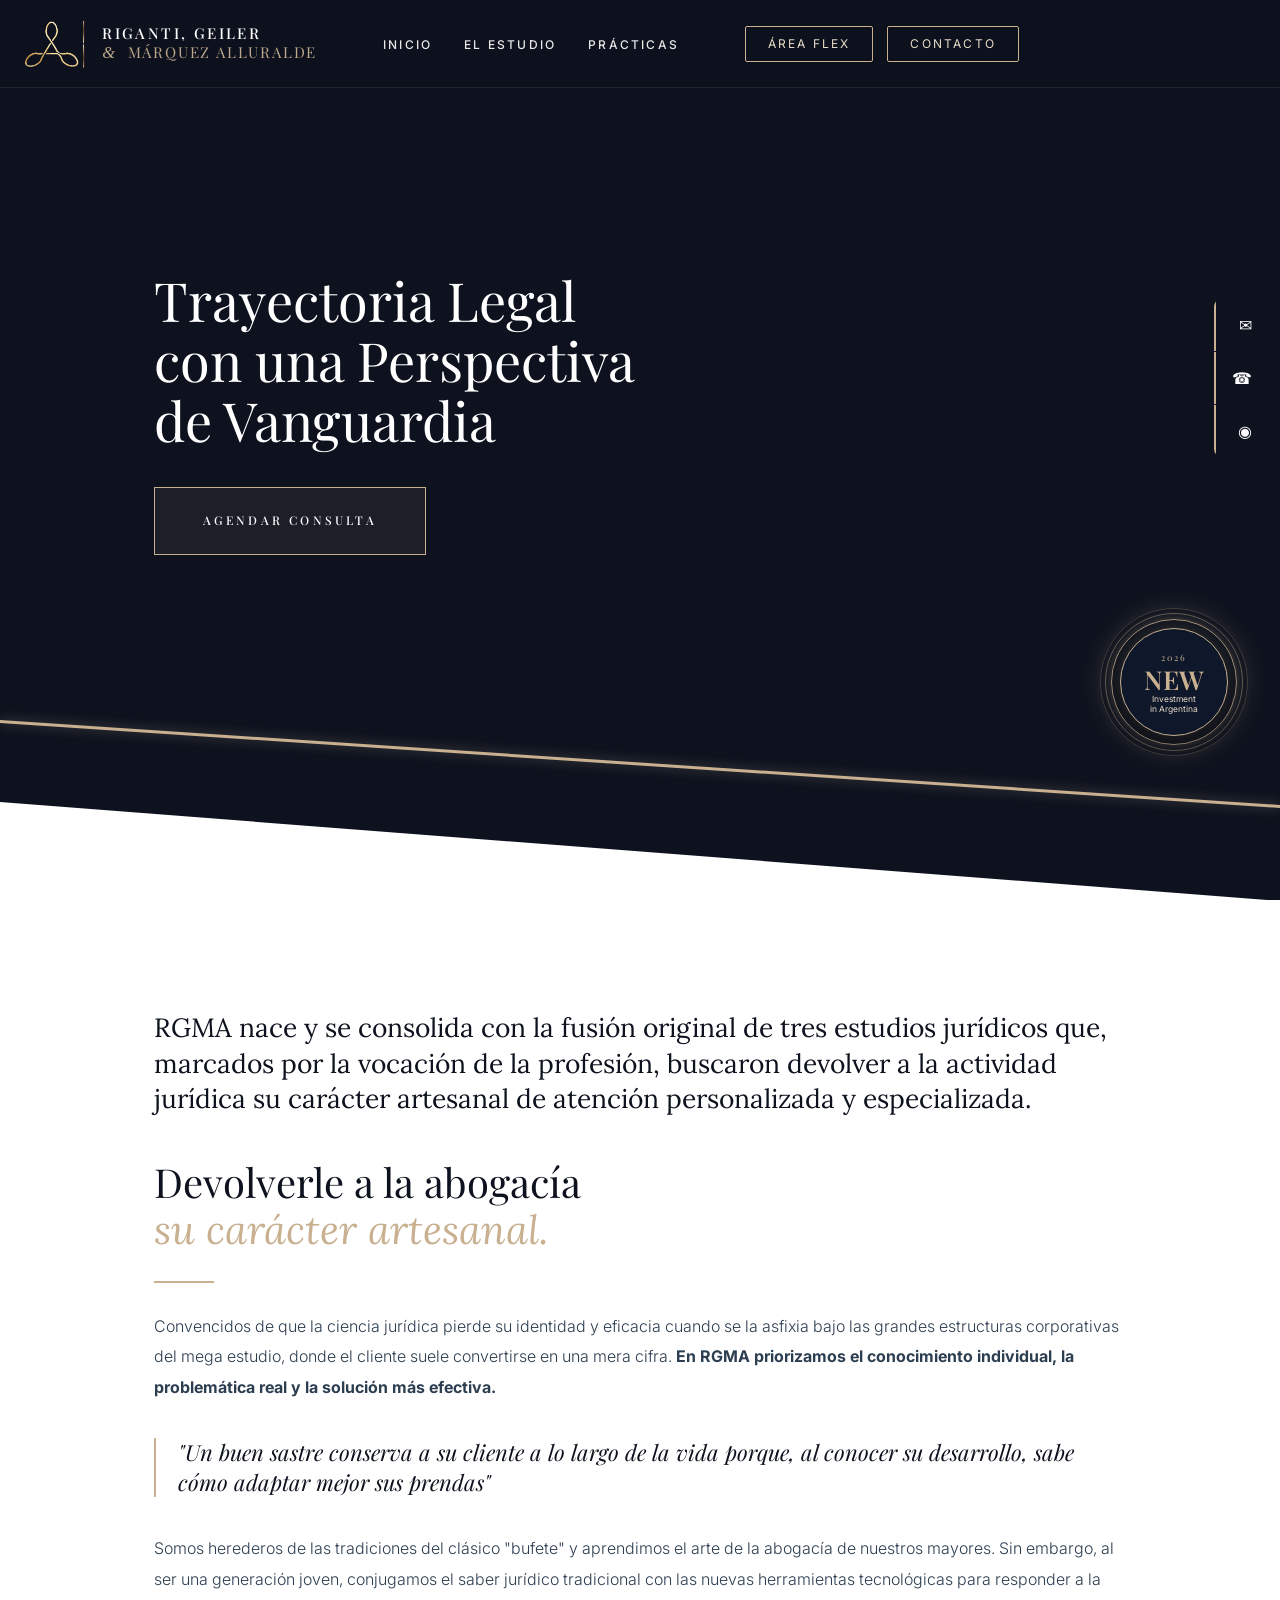
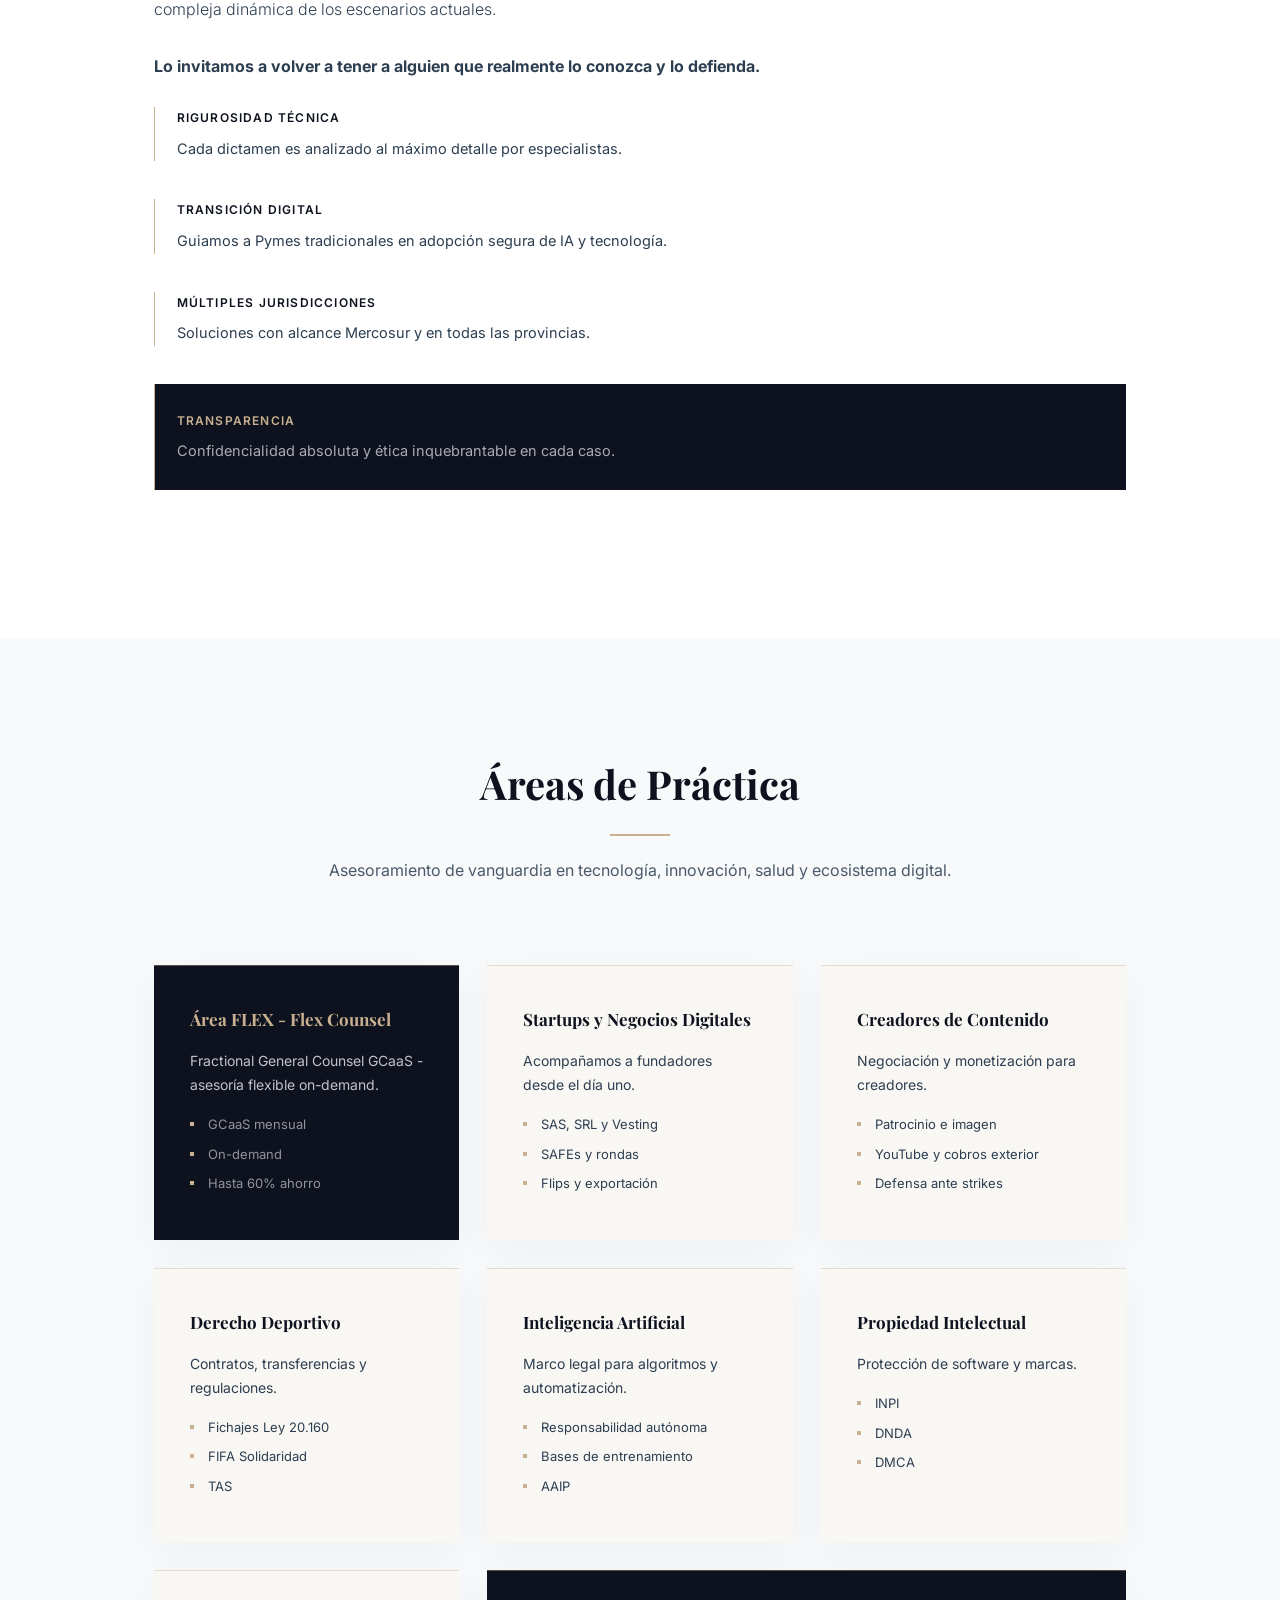
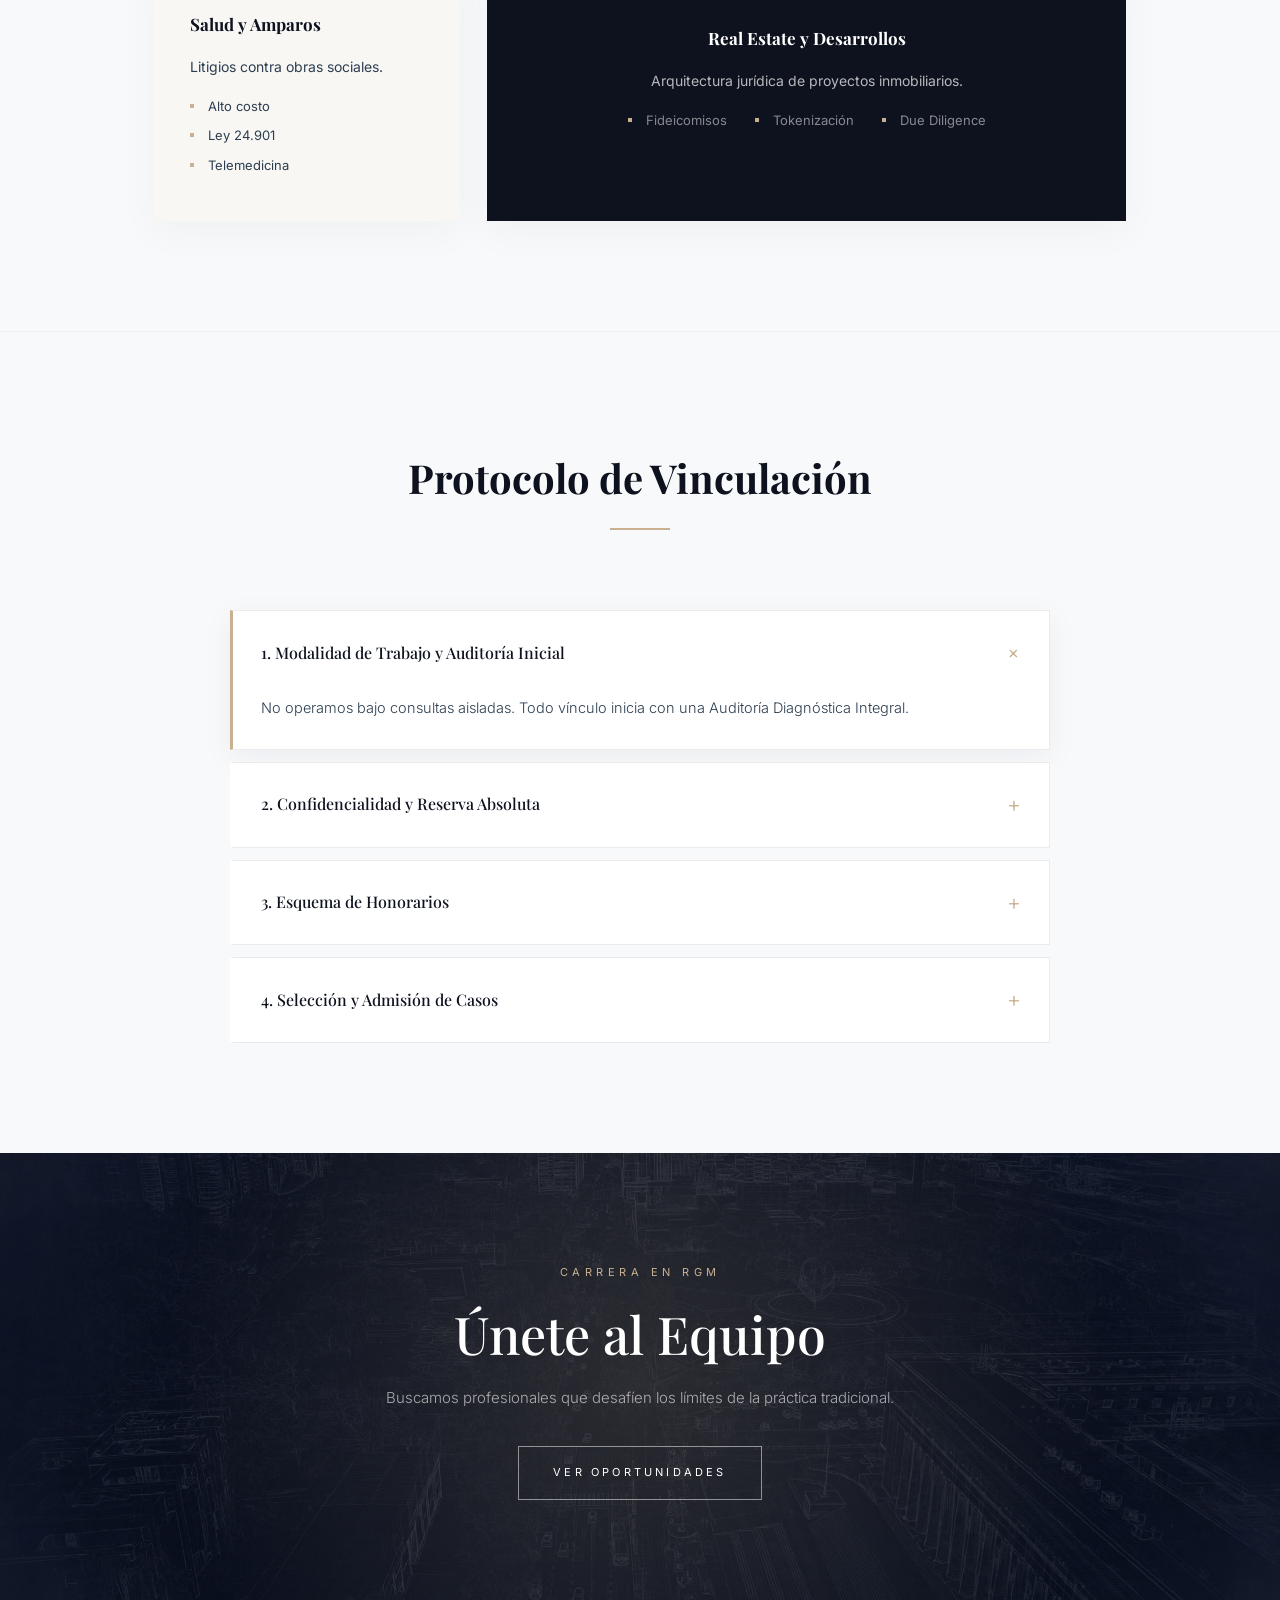
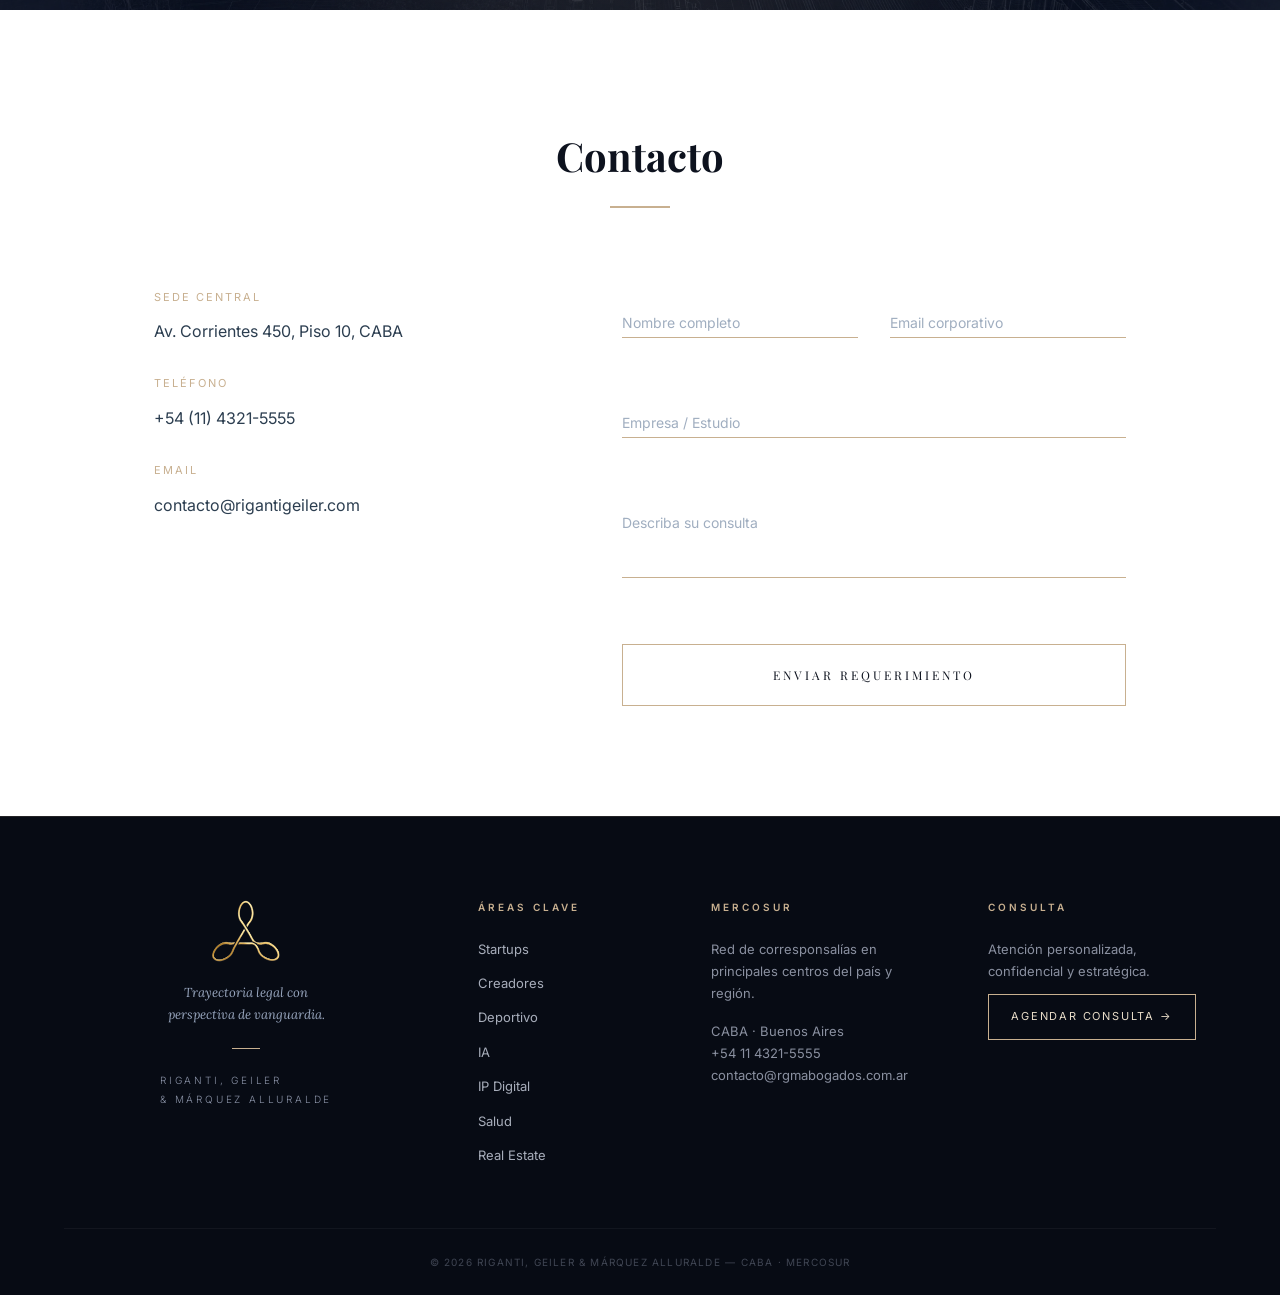
<file: index.html>
<!DOCTYPE html>
<html lang="es">
<head>
    <meta charset="UTF-8">
    <meta name="viewport" content="width=device-width, initial-scale=1.0">
    <title>Riganti, Geiler & Márquez Alluralde - Abogados</title>
    <link rel="preconnect" href="https://fonts.googleapis.com">
    <link rel="preconnect" href="https://fonts.gstatic.com" crossorigin>
    <link href="https://fonts.googleapis.com/css2?family=Playfair+Display:wght@300;400;500;600&family=Inter:wght@300;400;500;600&family=Lora:wght@300;400&display=swap" rel="stylesheet">
    <link rel="stylesheet" href="style.css">
</head>
<body>

<div class="barra-flotante-contacto">
    <a href="#contacto" class="item-flotante"><span>CONTACTO</span><div class="icono-flotante">✉</div></a>
    <a href="tel:+541143215555" class="item-flotante"><span>LLAMAR</span><div class="icono-flotante">☎</div></a>
    <a href="#contacto" class="item-flotante"><span>UBICACIÓN</span><div class="icono-flotante">◉</div></a>
</div>

<header id="mainHeader">
    <a href="#" class="marca-estudio">
        <img src="nombre-logo-estudio.webp" alt="RGM">
        <div class="nombre-estudio">
            <span class="apellido-principal">RIGANTI, GEILER</span>
            <span class="apellido-secundario"><span style="font-family:'Times New Roman',serif;font-style:italic;font-weight:400;font-size:1.1em;margin-right:5px;">&</span> MÁRQUEZ ALLURALDE</span>
        </div>
    </a>
    <nav>
      <ul>
        <li><a href="#inicio">INICIO</a></li>
        <li><a href="#estudio">EL ESTUDIO</a></li>
        <li><a href="#practicas">PRÁCTICAS</a></li>
      </ul>
    </nav>
   <div class="right-group">
    <a href="flex.html" class="btn-area-flex">ÁREA FLEX</a>
    <a href="#contacto" class="btn-nav">CONTACTO</a>
    <a href="invertirenargentina.html" class="investment-pill" id="investmentPill">
      <span class="pill-new">NEW</span>
      <span class="pill-text">Investment in Argentina</span>
    </a>
   </div> 
</header>

<section id="inicio" class="hero-principal">
    <video autoplay muted loop playsinline class="hero-video"><source src="hero-acuarela-12s.mp4" type="video/mp4"></video>
    <div class="hero-overlay"></div>
    <div class="hero-contenedor-texto">
        <h1>Trayectoria Legal con una Perspectiva de Vanguardia</h1>
        <a href="#contacto" class="btn-premium-final">Agendar Consulta</a>
    </div>
    <a href="invertirenargentina.html" class="investment-seal-link" id="investmentSeal">
      <div class="investment-seal">
        <div class="seal-ring"></div>
        <div class="seal-ring-2"></div>
        <div class="seal-ring-3"></div>
        <div class="seal-content">
          <span class="seal-year">2026</span>
          <span class="seal-new">NEW</span>
          <span class="seal-text">Investment<br>in Argentina</span>
        </div>
      </div>
    </a>
</section>

<section id="estudio">
  <div style="margin-bottom:26px">
    <div class="texto-estudio">
      <p>RGMA nace y se consolida con la fusión original de tres estudios jurídicos que, marcados por la vocación de la profesión, buscaron devolver a la actividad jurídica su carácter artesanal de atención personalizada y especializada.</p>
      <h2 style="font-size:40px;line-height:1.15;margin:8px 0 28px;font-weight:400">Devolverle a la abogacía<br><i style="color:var(--dorado);font-family:'Lora',serif;font-weight:300">su carácter artesanal.</i></h2>
      <div class="linea-decorativa" style="margin:0 0 28px 0"></div>
      <p>Convencidos de que la ciencia jurídica pierde su identidad y eficacia cuando se la asfixia bajo las grandes estructuras corporativas del mega estudio, donde el cliente suele convertirse en una mera cifra. <strong>En RGMA priorizamos el conocimiento individual, la problemática real y la solución más efectiva.</strong></p>
      <div style="border-left:2px solid var(--dorado);padding-left:22px;margin:36px 0;font-family:'Playfair Display',serif;font-style:italic;font-size:22px;line-height:1.35;color:var(--navy)">"Un buen sastre conserva a su cliente a lo largo de la vida porque, al conocer su desarrollo, sabe cómo adaptar mejor sus prendas"</div>
      <p>Somos herederos de las tradiciones del clásico "bufete" y aprendimos el arte de la abogacía de nuestros mayores. Sin embargo, al ser una generación joven, conjugamos el saber jurídico tradicional con las nuevas herramientas tecnológicas para responder a la compleja dinámica de los escenarios actuales.</p>
      <p><strong>Lo invitamos a volver a tener a alguien que realmente lo conozca y lo defienda.</strong></p>
    </div>
    <div>
      <div class="tarjeta-valor"><h4>RIGUROSIDAD TÉCNICA</h4><p>Cada dictamen es analizado al máximo detalle por especialistas.</p></div>
      <div class="tarjeta-valor"><h4>TRANSICIÓN DIGITAL</h4><p>Guiamos a Pymes tradicionales en adopción segura de IA y tecnología.</p></div>
      <div class="tarjeta-valor"><h4>MÚLTIPLES JURISDICCIONES</h4><p>Soluciones con alcance Mercosur y en todas las provincias.</p></div>
      <div class="tarjeta-valor" style="background:var(--navy);padding:26px 22px;border-left:1.5px solid var(--dorado)"><h4 style="color:var(--dorado)">TRANSPARENCIA</h4><p style="color:rgba(255,255,255,.65)">Confidencialidad absoluta y ética inquebrantable en cada caso.</p></div>
    </div>
  </div>
</section>

<section id="practicas">
  <div class="encabezado-seccion">
    <h2>Áreas de Práctica</h2>
    <div class="linea-decorativa"></div>
    <p>Asesoramiento de vanguardia en tecnología, innovación, salud y ecosistema digital.</p>
  </div>
  <div class="grid-corporativo">
    <div class="tarjeta-corporativa visible" style="background:var(--navy)">
      <h3><a href="flex.html" style="color:var(--dorado)">Área FLEX - Flex Counsel</a></h3>
      <p style="color:rgba(255,255,255,.75)">Fractional General Counsel GCaaS - asesoría flexible on-demand.</p>
      <ul><li style="color:rgba(255,255,255,.55)">GCaaS mensual</li><li style="color:rgba(255,255,255,.55)">On-demand</li><li style="color:rgba(255,255,255,.55)">Hasta 60% ahorro</li></ul>
    </div>
    <div class="tarjeta-corporativa visible"><h3><a href="#">Startups y Negocios Digitales</a></h3><p>Acompañamos a fundadores desde el día uno.</p><ul><li>SAS, SRL y Vesting</li><li>SAFEs y rondas</li><li>Flips y exportación</li></ul></div>
    <div class="tarjeta-corporativa visible"><h3><a href="#">Creadores de Contenido</a></h3><p>Negociación y monetización para creadores.</p><ul><li>Patrocinio e imagen</li><li>YouTube y cobros exterior</li><li>Defensa ante strikes</li></ul></div>
    <div class="tarjeta-corporativa visible"><h3><a href="#">Derecho Deportivo</a></h3><p>Contratos, transferencias y regulaciones.</p><ul><li>Fichajes Ley 20.160</li><li>FIFA Solidaridad</li><li>TAS</li></ul></div>
    <div class="tarjeta-corporativa visible"><h3><a href="#">Inteligencia Artificial</a></h3><p>Marco legal para algoritmos y automatización.</p><ul><li>Responsabilidad autónoma</li><li>Bases de entrenamiento</li><li>AAIP</li></ul></div>
    <div class="tarjeta-corporativa visible"><h3><a href="#">Propiedad Intelectual</a></h3><p>Protección de software y marcas.</p><ul><li>INPI</li><li>DNDA</li><li>DMCA</li></ul></div>
    <div class="tarjeta-corporativa visible"><h3><a href="#">Salud y Amparos</a></h3><p>Litigios contra obras sociales.</p><ul><li>Alto costo</li><li>Ley 24.901</li><li>Telemedicina</li></ul></div>
    <div class="tarjeta-corporativa visible" style="background:var(--navy);grid-column:span 2;text-align:center;padding:50px 36px">
      <h3><a href="#" style="color:#fff">Real Estate y Desarrollos</a></h3>
      <p style="color:rgba(255,255,255,.7);margin:14px auto 18px">Arquitectura jurídica de proyectos inmobiliarios.</p>
      <ul style="display:flex;gap:28px;justify-content:center"><li style="color:rgba(255,255,255,.5)">Fideicomisos</li><li style="color:rgba(255,255,255,.5)">Tokenización</li><li style="color:rgba(255,255,255,.5)">Due Diligence</li></ul>
    </div>
  </div>
</section>

<section class="seccion-faq">
  <div class="encabezado-seccion"><h2>Protocolo de Vinculación</h2><div class="linea-decorativa"></div></div>
  <div class="contenedor-faq">
    <div class="acordeon-premium">
      <details open><summary>1. Modalidad de Trabajo y Auditoría Inicial</summary><div>No operamos bajo consultas aisladas. Todo vínculo inicia con una Auditoría Diagnóstica Integral.</div></details>
      <details><summary>2. Confidencialidad y Reserva Absoluta</summary><div>Todos los casos se tratan bajo estricta confidencialidad.</div></details>
      <details><summary>3. Esquema de Honorarios</summary><div>Honorarios transparentes según complejidad.</div></details>
      <details><summary>4. Selección y Admisión de Casos</summary><div>Evaluamos cada caso para garantizar representación efectiva.</div></details>
    </div>
  </div>
</section>

<section class="seccion-cierre-premium" style="position:relative;background:#0A1120 url('boceto.webp') center/cover no-repeat; padding:110px 20px; text-align:center; overflow:hidden">
  <div style="position:absolute;inset:0;background:rgba(10,17,32,0.82)"></div>
  <div class="contenido-cierre" style="position:relative;z-index:2;max-width:800px;margin:0 auto">
    <span class="subtitulo-cierre" style="color:#C8B090;font-size:11px;letter-spacing:4.5px;text-transform:uppercase;display:block;margin-bottom:22px">CARRERA EN RGM</span>
    <h2 style="color:#fff;font-family:'Playfair Display',serif;font-size:52px;font-weight:500;line-height:1.1;margin:0 0 24px">Únete al Equipo</h2>
    <p style="color:rgba(255,255,255,.62);font-size:15px;max-width:560px;margin:0 auto 36px;line-height:1.6">Buscamos profesionales que desafíen los límites de la práctica tradicional.</p>
    <a href="#contacto" class="btn-premium-borde" style="display:inline-block;border:1px solid rgba(255,255,255,.5);padding:16px 34px;color:#fff;font-size:11px;letter-spacing:3.2px;text-decoration:none;background:transparent">VER OPORTUNIDADES</a>
  </div>
</section>

<section id="contacto">
  <div class="encabezado-seccion"><h2>Contacto</h2><div class="linea-decorativa"></div></div>
  <div class="contenedor-contacto">
    <div>
      <div class="bloque-dato" style="margin-bottom:28px"><label style="font-size:11px;letter-spacing:2px;color:var(--dorado)">SEDE CENTRAL</label><p>Av. Corrientes 450, Piso 10, CABA</p></div>
      <div class="bloque-dato" style="margin-bottom:28px"><label style="font-size:11px;letter-spacing:2px;color:var(--dorado)">TELÉFONO</label><p>+54 (11) 4321-5555</p></div>
      <div class="bloque-dato"><label style="font-size:11px;letter-spacing:2px;color:var(--dorado)">EMAIL</label><p>contacto@rigantigeiler.com</p></div>
    </div>
    <form class="formulario-contacto">
      <div class="campo-flotante"><input type="text" placeholder=" " required><label>Nombre completo</label></div>
      <div class="campo-flotante"><input type="email" placeholder=" " required><label>Email corporativo</label></div>
      <div class="campo-flotante campo-ancho"><input type="text" placeholder=" "><label>Empresa / Estudio</label></div>
      <div class="campo-flotante campo-ancho"><textarea placeholder=" "></textarea><label>Describa su consulta</label></div>
      <button class="boton-enviar">ENVIAR REQUERIMIENTO</button>
    </form>
  </div>
</section>

<footer class="footer-rgm">
  <div class="footer-inner">
    <div class="f-col brand">
      <img src="isologo-dorado-transparente.png" alt="RGM Abogados" class="footer-isologo">
      <p class="f-claim">Trayectoria legal con<br>perspectiva de vanguardia.</p>
      <div class="f-line"></div>
      <div class="f-copy-brand">
        <span>RIGANTI, GEILER</span><br>
        <span>& MÁRQUEZ ALLURALDE</span>
      </div>
    </div>
    <div class="f-col">
      <span class="f-title">ÁREAS CLAVE</span>
      <a href="#">Startups</a><a href="#">Creadores</a><a href="#">Deportivo</a><a href="#">IA</a><a href="#">IP Digital</a><a href="#">Salud</a><a href="#">Real Estate</a>
    </div>
    <div class="f-col">
      <span class="f-title">MERCOSUR</span>
      <p>Red de corresponsalías en principales centros del país y región.</p>
      <div class="f-contact"><p>CABA · Buenos Aires</p><p>+54 11 4321-5555</p><p>contacto@rgmabogados.com.ar</p></div>
    </div>
    <div class="f-col">
      <span class="f-title">CONSULTA</span>
      <p class="f-consulta-txt">Atención personalizada,<br>confidencial y estratégica.</p>
      <a href="#contacto" class="f-btn">AGENDAR CONSULTA →</a>
    </div>
  </div>
  <div class="f-bottom"><p>© 2026 RIGANTI, GEILER & MÁRQUEZ ALLURALDE — CABA · MERCOSUR</p></div>
</footer>

<style>
.footer-rgm{ background:#070b14; padding:75px 5% 0; border-top:1px solid rgba(200,176,144,0.15); font-family:'Inter',sans-serif; }
.footer-inner{ max-width:1400px; margin:0 auto; display:grid; grid-template-columns:1.6fr 0.8fr 1fr 1fr; gap:50px; align-items:start; }
.f-col.brand{ display:flex; flex-direction:column; align-items:center; text-align:left; }
.footer-isologo{ height:54px; width:auto; display:block; }
.f-claim{ font-family:'Lora',serif; font-style:italic; font-size:14px; color:#9aa8c0; line-height:1.4; margin-top:28px; text-align:center; }
.f-line{ width:32px; height:1px; background:#C8B090; margin:28px 0; }
.f-copy-brand{ font-family:'Inter',sans-serif; font-weight:300; font-size:9.5px; letter-spacing:3.2px; color:#7e8698; line-height:1.9; text-transform:uppercase; text-align:left; }
.f-copy-brand span{ display:inline-block; }
.f-title{ display:block; font-size:10px; letter-spacing:3px; color:#C8B090; margin-bottom:22px; font-weight:600; }
.f-col a{ display:block; color:#a8aebb; text-decoration:none; font-size:13px; margin-bottom:11px; }
.f-col a:hover{ color:#E8DCC8; }
.f-col p{ font-size:13px; line-height:1.7; color:#8a90a0; margin:0; }
.f-contact{ margin-top:16px; }
.f-btn{ border:1px solid #C8B090; padding:12px 22px; display:inline-block !important; font-size:11px !important; letter-spacing:1.8px; color:#E8DCC8 !important; margin-top:12px; text-decoration:none; }
.f-btn:hover{ background:#C8B090; color:#070b14 !important; }
.f-bottom{ max-width:1400px; margin:65px auto 0; padding:24px 0; border-top:1px solid rgba(255,255,255,0.06); text-align:center; font-size:10px; letter-spacing:1.2px; color:#4e5463; }
.f-col.brand{ padding-top:8px; }
.footer-isologo{ height:62px !important; }
.f-claim{ margin-top:20px !important; color:#9aa8c0 !important; }
.f-line{ width:28px !important; margin:22px 0 !important; }
.f-copy-brand{ font-size:10px !important; color:#8a92a6 !important; letter-spacing:2.8px !important; }
.footer-inner{ align-items:start; }
.f-col{ padding-top:6px; }
.f-bottom{ margin-top:50px !important; opacity:0.8; }
</style>

<script>
const obs=new IntersectionObserver(es=>{es.forEach(e=>{if(e.isIntersecting)e.target.classList.add('visible')})},{threshold:.15});
document.querySelectorAll('.tarjeta-corporativa').forEach(c=>obs.observe(c));

const header = document.getElementById('mainHeader');
const hero = document.querySelector('.hero-principal');

window.addEventListener('scroll', () => {
  if (window.scrollY > 80) {
    header.classList.add('shrink');
  } else {
    header.classList.remove('shrink');
  }
  if(window.scrollY > hero.offsetHeight - 150){
    document.body.classList.add('pill-visible');
  } else {
    document.body.classList.remove('pill-visible');
  }
}, {passive:true});
</script>
</body>
</html>
</file>
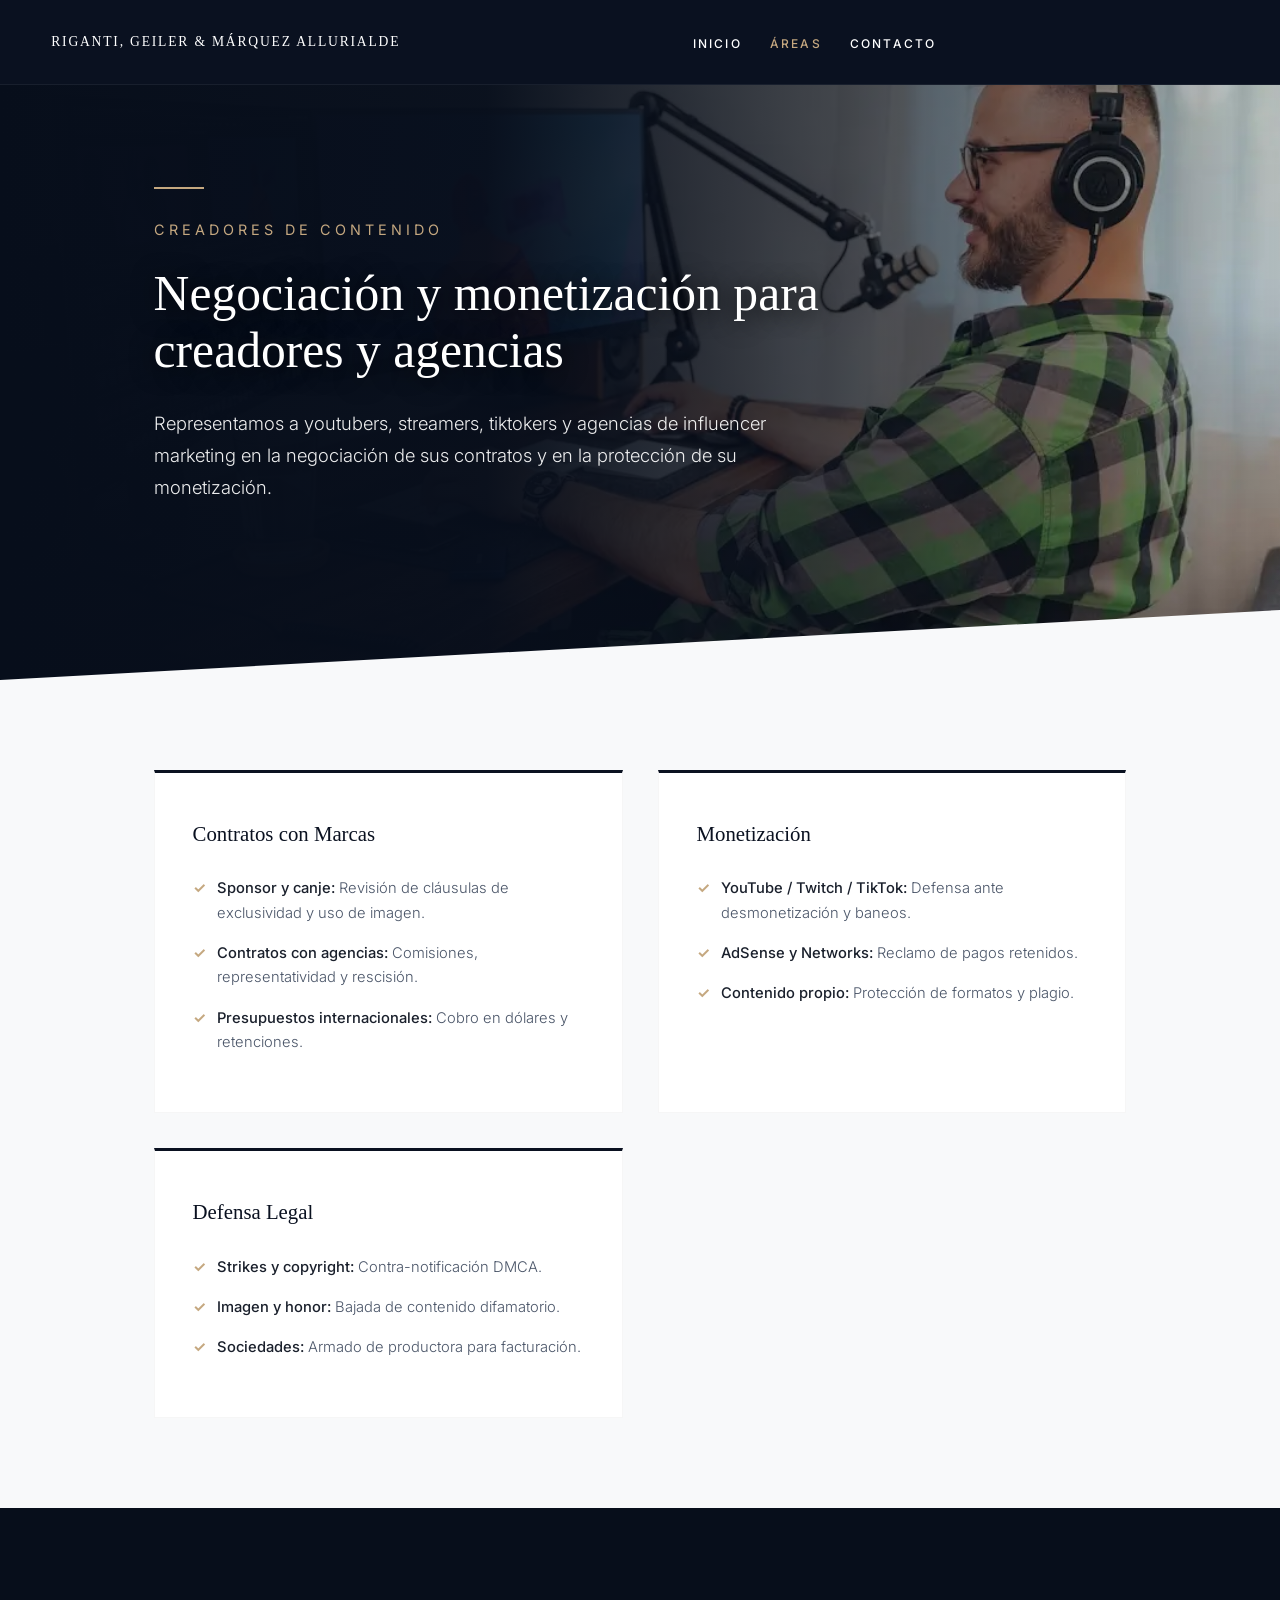
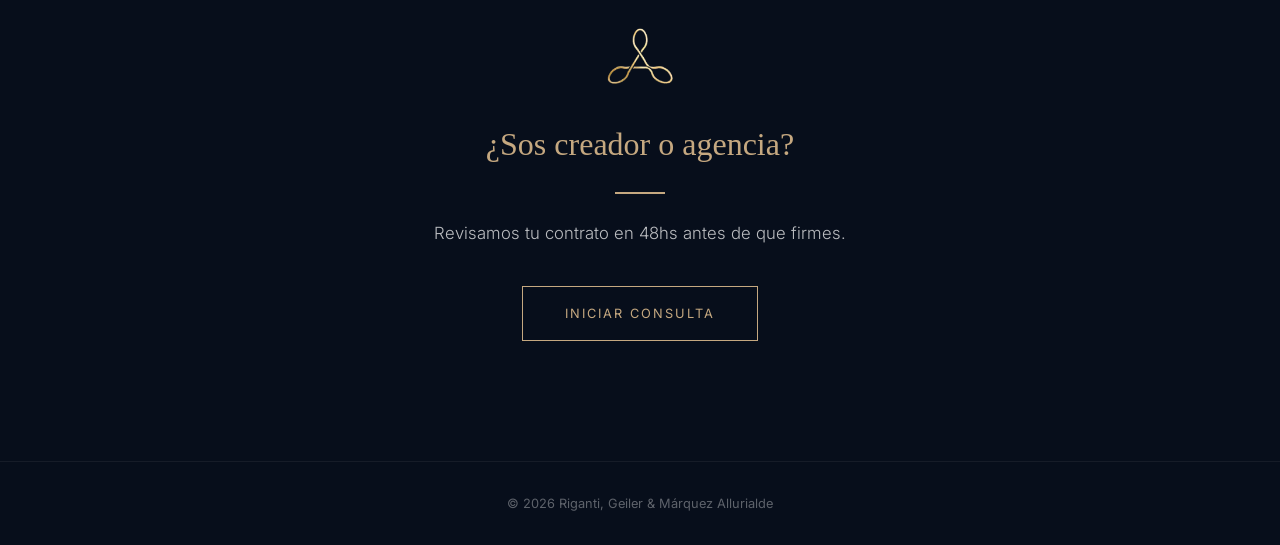
<file: creadores.html>
<!DOCTYPE html>
<html lang="es">
<head>
<meta charset="UTF-8"><meta name="viewport" content="width=device-width, initial-scale=1.0">
<title>Creadores de Contenido | Riganti, Geiler & Márquez Allurialde</title>
<link rel="stylesheet" href="style.css">
<style>
body{margin:0; background:#f8f9fa; font-family:'Inter', sans-serif;}
.hero-interno-premium{
  position:relative; min-height:680px; display:flex; align-items:center;
  padding:140px 12% 130px 12%; 
  background-color:#070e1b;
  background-image: linear-gradient(90deg, rgba(7,14,27,1) 0%, rgba(7,14,27,0.98) 38%, rgba(7,14,27,0.7) 65%, rgba(7,14,27,0.15) 100%), url('streamer-foto.webp');
  background-size:cover; background-position:center right; overflow:hidden;
}
.hero-interno-premium::after{content:""; position:absolute; bottom:0; left:0; width:100%; height:70px; background:#f8f9fa; clip-path: polygon(0 100%, 100% 0, 100% 100%, 0 100%); z-index:3;}
.contenido-hero{position:relative; z-index:10; max-width:720px;}
.linea-dorada{width:50px; height:2px; background:#c5a880; margin-bottom:28px;}
.contenedor-subareas{padding:90px 12%; background:#f8f9fa; display:grid; grid-template-columns:repeat(auto-fit, minmax(320px, 1fr)); gap:35px}
.tarjeta-subarea{background:#fff; padding:42px 38px; border:1px solid rgba(0,0,0,0.03); border-top:3px solid #0a1120; transition:all 0.3s ease}
.tarjeta-subarea:hover{transform:translateY(-6px); box-shadow:0 20px 40px rgba(0,0,0,0.07)}
.tarjeta-subarea h3{font-family:'Times New Roman', serif; color:#0a1120; font-size:1.3rem; margin-bottom:24px; font-weight:500}
.tarjeta-subarea ul{list-style:none; padding:0; margin:0}
.tarjeta-subarea ul li{font-size:0.92rem; color:#4a5568; margin-bottom:16px; line-height:1.65; position:relative; padding-left:24px; font-weight:300}
.tarjeta-subarea ul li::before{content:"✓"; position:absolute; left:0; color:#c5a880; font-weight:bold}
.tarjeta-subarea ul li strong{color:#1a202c; font-weight:500}
.cta-final{position:relative; padding:120px 12%; background:#070e1b; text-align:center; display:flex; justify-content:center; align-items:center}
@media (max-width:768px){.hero-interno-premium{min-height:580px; padding:120px 6% 100px 6%}.contenedor-subareas{padding:60px 6%; grid-template-columns:1fr}}
</style>
</head>
<body>
<header style="position:fixed; top:0; left:0; width:100%; height:85px; padding:0 4%; background:#0a1120; display:flex; justify-content:space-between; align-items:center; z-index:1000; border-bottom:1px solid rgba(255,255,255,0.06);">
<a href="index.html" style="text-decoration:none; color:#fff; font-family:'Times New Roman', serif; font-size:0.85rem; letter-spacing:1.8px;">RIGANTI, GEILER & MÁRQUEZ ALLURIALDE</a>
<nav><ul style="display:flex; list-style:none; gap:28px; margin:0; padding:0"><li><a href="index.html#inicio" style="color:#fff; text-decoration:none; font-size:0.75rem;">INICIO</a></li><li><a href="index.html#practicas" style="color:#c5a880; text-decoration:none; font-size:0.75rem;">ÁREAS</a></li><li><a href="index.html#contacto" style="color:#fff; text-decoration:none; font-size:0.75rem;">CONTACTO</a></li></ul></nav>
</header>
<main>
<section class="hero-interno-premium">
  <div class="contenido-hero">
    <div class="linea-dorada"></div>
    <div style="color:#c5a880 !important; font-size:0.9rem; letter-spacing:4px; text-transform:uppercase; margin-bottom:22px; font-weight:400;">CREADORES DE CONTENIDO</div>
    <h1 style="font-family:'Times New Roman', serif; font-size:3.1rem; color:#ffffff !important; font-weight:500; line-height:1.15; margin:0; text-shadow:0 2px 25px rgba(0,0,0,0.9);">
      Negociación y monetización para creadores y agencias
    </h1>
    <p style="font-size:1.15rem; color:rgba(255,255,255,0.92) !important; max-width:620px; line-height:1.75; font-weight:300; margin-top:28px;">
      Representamos a youtubers, streamers, tiktokers y agencias de influencer marketing en la negociación de sus contratos y en la protección de su monetización.
    </p>
  </div>
</section>

<section class="contenedor-subareas">
  <div class="tarjeta-subarea">
    <h3>Contratos con Marcas</h3>
    <ul>
      <li><strong>Sponsor y canje:</strong> Revisión de cláusulas de exclusividad y uso de imagen.</li>
      <li><strong>Contratos con agencias:</strong> Comisiones, representatividad y rescisión.</li>
      <li><strong>Presupuestos internacionales:</strong> Cobro en dólares y retenciones.</li>
    </ul>
  </div>
  <div class="tarjeta-subarea">
    <h3>Monetización</h3>
    <ul>
      <li><strong>YouTube / Twitch / TikTok:</strong> Defensa ante desmonetización y baneos.</li>
      <li><strong>AdSense y Networks:</strong> Reclamo de pagos retenidos.</li>
      <li><strong>Contenido propio:</strong> Protección de formatos y plagio.</li>
    </ul>
  </div>
  <div class="tarjeta-subarea">
    <h3>Defensa Legal</h3>
    <ul>
      <li><strong>Strikes y copyright:</strong> Contra-notificación DMCA.</li>
      <li><strong>Imagen y honor:</strong> Bajada de contenido difamatorio.</li>
      <li><strong>Sociedades:</strong> Armado de productora para facturación.</li>
    </ul>
  </div>
</section>

<section class="cta-final"><div style="max-width:720px; width:100%"><img src="logo-final.webp" alt="logo" style="height:56px; width:auto; margin:0 auto 32px auto; display:block;"><h2 style="color:#c5a880; font-family:'Times New Roman', serif; font-weight:400; font-size:2rem; margin-bottom:18px;">¿Sos creador o agencia?</h2><div style="width:50px; height:2px; background:#c5a880; margin:0 auto 24px auto"></div><p style="color:rgba(255,255,255,0.72); margin-bottom:38px; font-size:1.05rem; font-weight:300;">Revisamos tu contrato en 48hs antes de que firmes.</p><a href="index.html#contacto" style="display:inline-block; padding:15px 42px; border:1px solid #c5a880; color:#c5a880; text-decoration:none; font-size:0.8rem; letter-spacing:2px;">INICIAR CONSULTA</a></div></section>
</main>
<footer style="background:#070e1b; padding:30px 12%; border-top:1px solid rgba(255,255,255,0.06); text-align:center; color:rgba(255,255,255,0.35); font-size:0.8rem;">© <script>document.write(new Date().getFullYear())</script> Riganti, Geiler & Márquez Allurialde</footer>
</body>
</html>
</file>
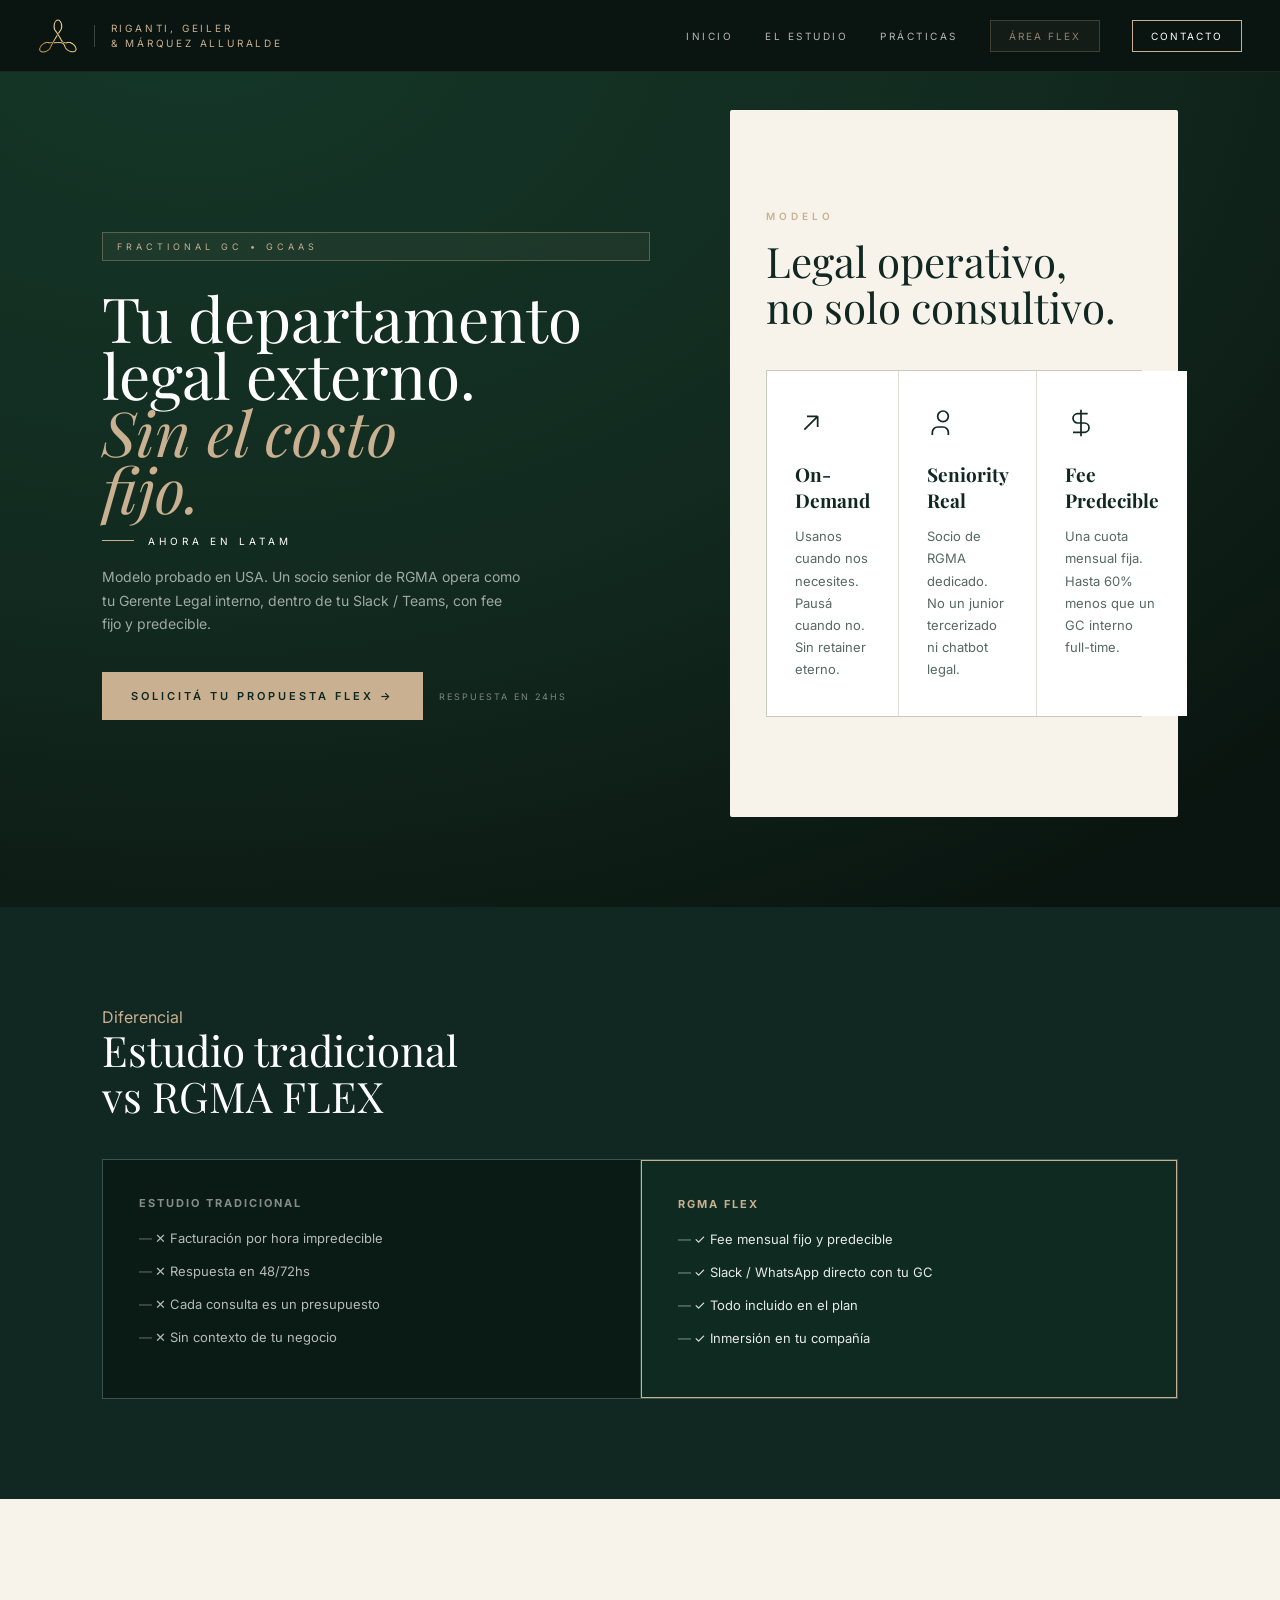
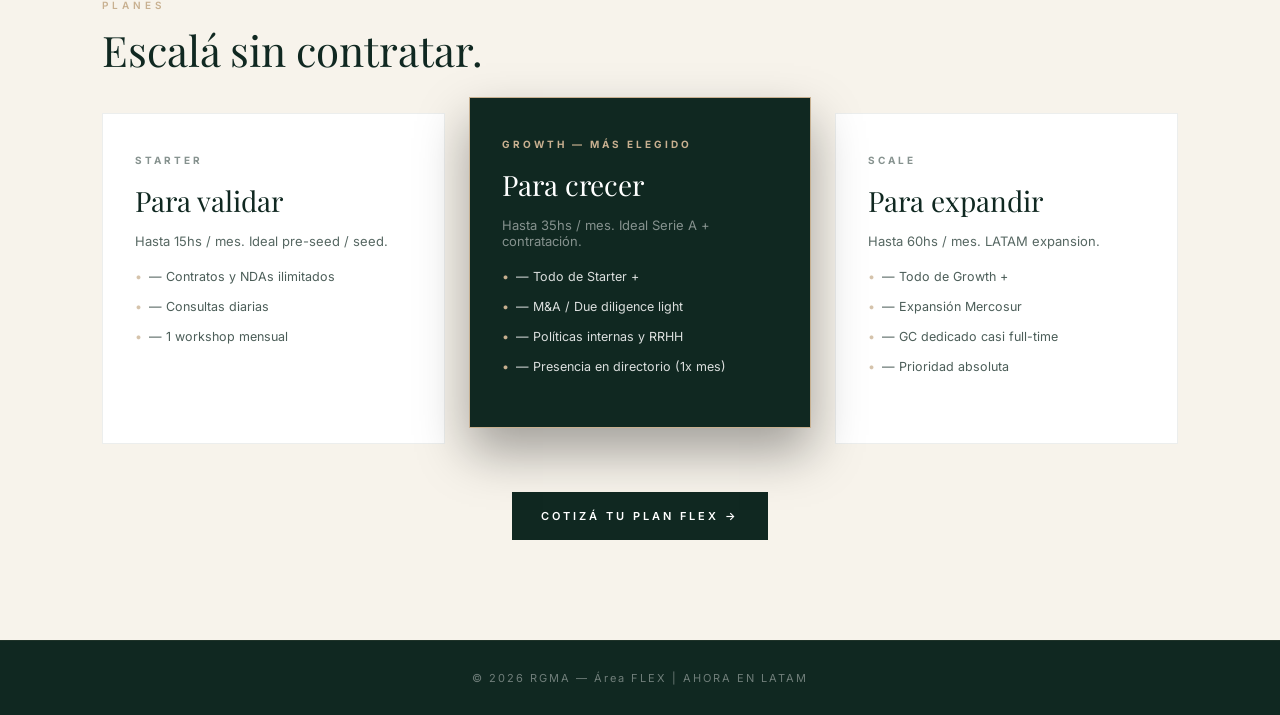
<file: flex.html>
<!DOCTYPE html>
<html lang="es">
<head>
<meta charset="UTF-8">
<meta name="viewport" content="width=device-width, initial-scale=1.0">
<title>RGMA FLEX — Fractional GC</title>
<link href="https://fonts.googleapis.com/css2?family=Playfair+Display:wght@300;400;500&family=Inter:wght@300;400;500;600&display=swap" rel="stylesheet">
<style>
*{margin:0;padding:0;box-sizing:border-box}
body{font-family:'Inter',sans-serif;background:#0F2A20;overflow-x:hidden;color:#fff;-webkit-font-smoothing:antialiased}
:root{--gold:#C8B090;--green:#102821;--green2:#0A1410;--paper:#F7F3EB}

/* NAV */
.nav-link{color:#fff;text-decoration:none;font-size:10px;letter-spacing:2.5px;transition:.25s;margin-left:32px;text-transform:uppercase;opacity:.7}
.nav-link:hover{color:var(--gold);opacity:1}
.nav-btn{border:1px solid var(--gold);color:#fff;padding:9px 18px;text-decoration:none;font-size:10px;letter-spacing:2px;transition:.25s;margin-left:32px;text-transform:uppercase}
.nav-btn:hover{background:var(--gold);color:var(--green2)}
.nav-btn.activo{border-color:rgba(200,176,144,.35);color:var(--gold);opacity:.7;pointer-events:none;background:rgba(200,176,144,.08)}

/* HERO */
.hero-flex{min-height:100vh;background:radial-gradient(120% 120% at 15% 0%,#143728 0%,#122A1F 55%,#0A1410 100%);display:grid;grid-template-columns:1.1fr .9fr;gap:80px;padding:110px 8% 90px 8%;align-items:start}
.hero-flex>div:first-child{padding-top:32px;display:flex;flex-direction:column;justify-content:center;min-height:calc(100vh - 200px)}
.eyebrow-mini{border:1px solid rgba(200,176,144,.35);color:var(--gold);font-size:9px;letter-spacing:4px;text-transform:uppercase;padding:8px 14px;display:inline-block;margin-bottom:28px;background:rgba(200,176,144,.06)}
.hero-flex h1{font-family:'Playfair Display';font-size:62px;line-height:.92;font-weight:300;color:#fff}
.hero-flex h1 i{color:var(--gold);font-style:italic;font-weight:300}
.sub-latam{margin-top:18px;display:flex;align-items:center;gap:14px;color:#fff;font-size:10px;letter-spacing:4px;text-transform:uppercase}
.sub-latam::before{content:'';width:32px;height:1px;background:var(--gold);display:block}
.hero-desc{margin-top:18px;margin-bottom:26px;color:rgba(255,255,255,.6);font-size:14px;line-height:1.7;max-width:420px}

/* SECCIONES */
.sec-claro{background:var(--paper);padding:100px 8%;color:var(--green)}
.sec-claro .eyebrow{color:var(--gold);font-size:10px;letter-spacing:4px;text-transform:uppercase;display:block;margin-bottom:16px;font-weight:600}
.titulo-sec{font-family:'Playfair Display';font-size:42px;font-weight:300;line-height:1.1;margin-bottom:40px}
.titulo-sec.osc{color:var(--green)}
.titulo-sec.claro{color:#fff}

.grid3{display:grid;grid-template-columns:repeat(3,1fr);gap:1px;background:rgba(16,40,33,.1);border:1px solid rgba(16,40,33,.1)}
.card{background:#fff;padding:36px 28px;transition:all .5s cubic-bezier(.16,1,.3,1);position:relative}
.card::after{content:'';position:absolute;left:28px;right:28px;bottom:0;height:1px;background:var(--gold);transform:scaleX(0);transform-origin:left;transition:.5s}
.card:hover{transform:translateY(-4px);box-shadow:0 12px 24px rgba(16,40,33,.08)}
.card:hover::after{transform:scaleX(1)}
.card svg{width:32px;height:32px;stroke:var(--green);stroke-width:1.3;fill:none;margin-bottom:22px;display:block}
.card h3{font-family:'Playfair Display';font-size:19px;color:var(--green);margin-bottom:12px}
.card p{font-size:13px;line-height:1.7;color:rgba(16,40,33,.7)}

.sec-oscuro{background:var(--green);padding:100px 8%;position:relative}
.tabla-comp{display:grid;grid-template-columns:1fr 1fr;gap:1px;background:rgba(255,255,255,.1);border:1px solid rgba(255,255,255,.1);margin-top:30px}
.col-comp{padding:36px}
.col-comp.trad{background:#0A1A15}
.col-comp.flex{background:#0F2A20;border:1px solid var(--gold)}
.col-comp h4{font-size:11px;letter-spacing:2px;text-transform:uppercase;margin-bottom:18px}
.col-comp.trad h4{color:rgba(255,255,255,.5)}
.col-comp.flex h4{color:var(--gold)}
.col-comp ul{list-style:none}
.col-comp li{font-size:13px;line-height:1.6;margin-bottom:12px;opacity:.7;padding-left:16px;position:relative}
.col-comp li::before{content:'—';position:absolute;left:0;opacity:.5}
.col-comp.flex li{color:#fff;opacity:.9}

/* FIX PREMIUM PLANES - AQUI ESTABA ROTO */
.plans{display:grid;grid-template-columns:repeat(3,1fr);gap:24px;background:transparent;border:none;margin-top:40px;align-items:stretch}
.plan{background:#fff;padding:40px 32px;transition:all .6s cubic-bezier(.16,1,.3,1);position:relative;border:1px solid rgba(16,40,33,.08);display:flex;flex-direction:column}
.plan:hover{transform:translateY(-8px);box-shadow:0 20px 40px rgba(16,40,33,.12)}
.plan h5{font-size:10px;letter-spacing:3px;text-transform:uppercase;margin-bottom:16px;opacity:.5;color:var(--green)}
.plan .price{font-family:'Playfair Display';font-size:28px;margin-bottom:14px;color:var(--green)}
.plan p{font-size:13px;opacity:.7;color:var(--green)}
.plan ul{list-style:none;margin-top:18px}
.plan li{font-size:12.5px;line-height:1.6;margin-bottom:10px;opacity:.75;color:var(--green);padding-left:14px;position:relative}
.plan li::before{content:'•';position:absolute;left:0;color:var(--gold)}
/* DESTACADO CORREGIDO - SIN TAPAR */
.plan.destacado{background:var(--green);color:#fff;border:1px solid var(--gold);transform:translateY(-16px);box-shadow:0 24px 48px rgba(0,0,0,.35);z-index:2}
.plan.destacado h5{color:var(--gold);opacity:1}
.plan.destacado .price{color:#fff}
.plan.destacado p{color:rgba(255,255,255,.7)}
.plan.destacado li{color:rgba(255,255,255,.85);opacity:1}
.plan.destacado li::before{color:var(--gold)}
.plan.destacado::after{content:'';position:absolute;inset:-1px;border:1px solid var(--gold);opacity:.2;pointer-events:none}

.btn-flex{background:var(--gold);color:var(--green);padding:16px 28px;text-decoration:none;font-size:11px;letter-spacing:3px;text-transform:uppercase;display:inline-block;font-weight:600;transition:.25s;border:1px solid var(--gold)}
.btn-flex:hover{background:#d6c2a3;transform:translateY(-1px)}
.btn-flex.dark{background:var(--green);color:#fff;border-color:var(--green)}

#preloader-flex{position:fixed;inset:0;background:var(--green2);z-index:9999;display:flex;flex-direction:column;align-items:center;justify-content:center;transition:opacity .6s ease}
#preloader-flex.oculto{opacity:0;pointer-events:none}
footer{padding:30px 8%;background:var(--green);text-align:center;color:rgba(255,255,255,.4);font-size:11px;letter-spacing:2px;border-top:1px solid rgba(200,176,144,.08)}

@media(max-width:980px){
.hero-flex{grid-template-columns:1fr;padding:100px 6% 60px 6%;gap:32px}
.hero-flex>div:first-child{min-height:auto}
.grid3,.tabla-comp,.plans{grid-template-columns:1fr;gap:16px}
.hero-flex h1{font-size:44px}
.plan.destacado{transform:none}
}
</style>
</head>
<body>

<div id="preloader-flex">
  <img src="./isologo-dorado-transparente.png" alt="RGMA" style="height:54px;width:auto;display:block">
  <span style="color:#C8B090;letter-spacing:6px;font-size:10px;font-family:'Inter',sans-serif;margin-top:22px;display:block;text-transform:uppercase">RGMA FLEX</span>
  <span style="width:32px;height:1px;background:#C8B090;display:block;margin-top:18px;opacity:.6"></span>
</div>

<header style="position:fixed;top:0;left:0;width:100%;height:72px;background:#0A1410;display:flex;align-items:center;justify-content:space-between;padding:0 3%;z-index:1000;border-bottom:1px solid rgba(255,255,255,.08)">
  <a href="index.html" style="display:flex;align-items:center;gap:16px;text-decoration:none">
    <img src="./isologo-dorado-transparente.png" alt="RGMA" style="height:34px;width:auto;display:block">
    <span style="width:1px;height:22px;background:rgba(255,255,255,0.2);display:inline-block"></span>
    <span style="font-family:'Inter',sans-serif;font-size:10px;letter-spacing:2.8px;line-height:1.5;color:#C8B090;text-transform:uppercase">
      <span style="display:block">RIGANTI, GEILER</span><span style="display:block">& MÁRQUEZ ALLURALDE</span>
    </span>
  </a>
  <nav style="display:flex;align-items:center">
    <a href="index.html" class="nav-link">INICIO</a>
    <a href="index.html#estudio" class="nav-link">EL ESTUDIO</a>
    <a href="index.html#practicas" class="nav-link">PRÁCTICAS</a>
    <a href="flex.html" class="nav-btn activo">ÁREA FLEX</a>
    <a href="index.html#contacto" class="nav-btn">CONTACTO</a>
  </nav>
</header>

<section class="hero-flex">
<div>
<span class="eyebrow-mini">Fractional GC • GCAAS</span>
<h1>Tu departamento<br>legal externo.<br><i>Sin el costo<br>fijo.</i></h1>
<div class="sub-latam">AHORA EN LATAM</div>
<p class="hero-desc">Modelo probado en USA. Un socio senior de RGMA opera como tu Gerente Legal interno, dentro de tu Slack / Teams, con fee fijo y predecible.</p>
<div style="margin-top:10px;display:flex;gap:16px;align-items:center;flex-wrap:wrap">
  <a href="#planes" class="btn-flex">Solicitá tu propuesta Flex →</a>
  <span style="font-size:9px;letter-spacing:2px;color:rgba(255,255,255,.45);text-transform:uppercase">Respuesta en 24hs</span>
</div>
</div>
<div class="sec-claro" style="border-radius:2px">
<span class="eyebrow">Modelo</span>
<h2 class="titulo-sec osc">Legal operativo,<br>no solo consultivo.</h2>
<div class="grid3">
<div class="card"><svg viewBox="0 0 24 24"><path d="M7 17L17 7M17 7H9M17 7V15"/></svg><h3>On-Demand</h3><p>Usanos cuando nos necesites. Pausá cuando no. Sin retainer eterno.</p></div>
<div class="card"><svg viewBox="0 0 24 24"><path d="M16 21V19A4 4 0 0 0 12 15H8A4 4 0 0 0 4 19V21"/><circle cx="12" cy="7" r="4"/></svg><h3>Seniority Real</h3><p>Socio de RGMA dedicado. No un junior tercerizado ni chatbot legal.</p></div>
<div class="card"><svg viewBox="0 0 24 24"><path d="M12 2V22M17 5H9.5A3.5 3.5 0 0 0 9.5 12H14.5A3.5 3.5 0 0 1 14.5 19H6"/></svg><h3>Fee Predecible</h3><p>Una cuota mensual fija. Hasta 60% menos que un GC interno full-time.</p></div>
</div>
</div>
</section>

<section class="sec-oscuro">
<span class="eyebrow" style="color:#C8B090">Diferencial</span>
<h2 class="titulo-sec claro">Estudio tradicional<br>vs RGMA FLEX</h2>
<div class="tabla-comp">
<div class="col-comp trad"><h4>Estudio Tradicional</h4><ul><li>✕ Facturación por hora impredecible</li><li>✕ Respuesta en 48/72hs</li><li>✕ Cada consulta es un presupuesto</li><li>✕ Sin contexto de tu negocio</li></ul></div>
<div class="col-comp flex"><h4>RGMA FLEX</h4><ul><li>✓ Fee mensual fijo y predecible</li><li>✓ Slack / WhatsApp directo con tu GC</li><li>✓ Todo incluido en el plan</li><li>✓ Inmersión en tu compañía</li></ul></div>
</div>
</section>

<section class="sec-claro" id="planes">
<span class="eyebrow">Planes</span>
<h2 class="titulo-sec osc">Escalá sin contratar.</h2>
<div class="plans">
<div class="plan"><h5>Starter</h5><div class="price">Para validar</div><p>Hasta 15hs / mes. Ideal pre-seed / seed.</p><ul><li>— Contratos y NDAs ilimitados</li><li>— Consultas diarias</li><li>— 1 workshop mensual</li></ul></div>
<div class="plan destacado"><h5>Growth — Más elegido</h5><div class="price">Para crecer</div><p>Hasta 35hs / mes. Ideal Serie A + contratación.</p><ul><li>— Todo de Starter +</li><li>— M&A / Due diligence light</li><li>— Políticas internas y RRHH</li><li>— Presencia en directorio (1x mes)</li></ul></div>
<div class="plan"><h5>Scale</h5><div class="price">Para expandir</div><p>Hasta 60hs / mes. LATAM expansion.</p><ul><li>— Todo de Growth +</li><li>— Expansión Mercosur</li><li>— GC dedicado casi full-time</li><li>— Prioridad absoluta</li></ul></div>
</div>
<div style="text-align:center;margin-top:48px"><a href="index.html#contacto" class="btn-flex dark">Cotizá tu plan Flex →</a></div>
</section>

<footer>© 2026 RGMA — Área FLEX | AHORA EN LATAM</footer>

<script>
window.addEventListener('load',()=>{
  const pre=document.getElementById('preloader-flex');
  setTimeout(()=>{pre.classList.add('oculto');setTimeout(()=>pre.style.display='none',600)},900);
});
</script>
</body>
</html>
</file>
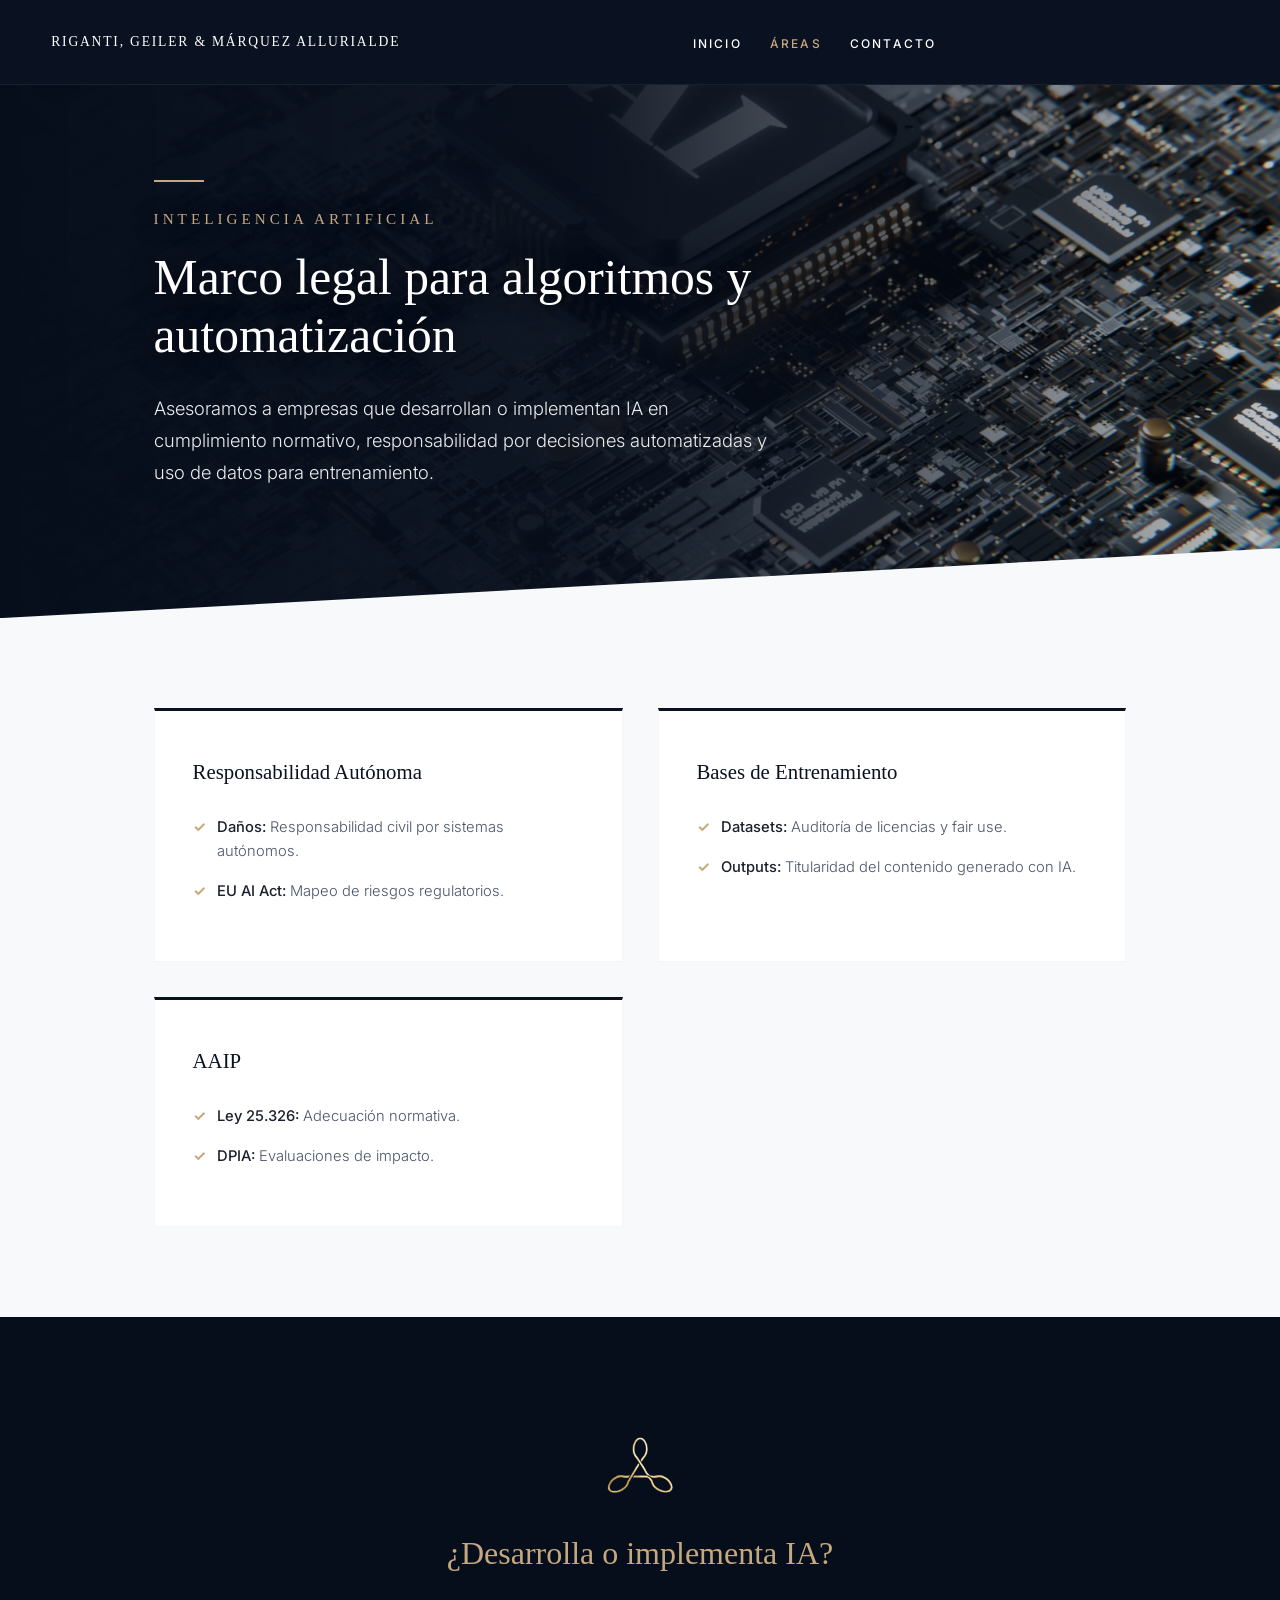
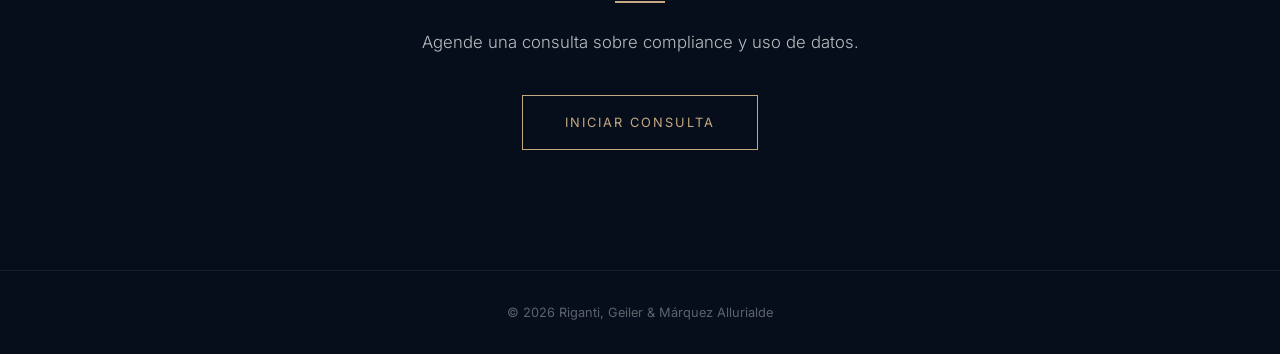
<file: ia.html>
<!DOCTYPE html>
<html lang="es">
<head><meta charset="UTF-8"><meta name="viewport" content="width=device-width, initial-scale=1.0"><title>Inteligencia Artificial | Riganti, Geiler & Márquez Allurialde</title><link rel="stylesheet" href="style.css">
<style>:root{--color-primario:#070e1b;--color-secundario:#c5a880;--fuente-titulos:'Times New Roman', serif;--fuente-cuerpo:'Inter', sans-serif;}body{margin:0; background:#f8f9fa; font-family:var(--fuente-cuerpo);}.hero-interno-premium{position:relative; padding:180px 12% 130px 12%; background: linear-gradient(90deg, rgba(7,14,27,1) 0%, rgba(7,14,27,0.95) 45%, rgba(7,14,27,0.6) 75%, rgba(7,14,27,0.25) 100%), url('ai-imagen.jpg'); background-size:cover; background-position:center; color:#fff; overflow:hidden;}.hero-interno-premium::after{content:""; position:absolute; bottom:0; left:0; width:100%; height:70px; background:#f8f9fa; clip-path: polygon(0 100%, 100% 0, 100% 100%, 0 100%); z-index:3;}.contenido-hero{position:relative; z-index:2; max-width:700px}.linea-dorada{width:50px; height:2px; background:var(--color-secundario); margin-bottom:28px}.hero-interno-premium h1{font-family:var(--fuente-titulos); font-size:3.1rem; color:#ffffff !important; font-weight:500; line-height:1.15; margin:0; opacity:1 !important; text-shadow: 0 2px 25px rgba(0,0,0,0.6);}.hero-interno-premium h1 span{color:var(--color-secundario); display:block; font-size:0.95rem; letter-spacing:4px; margin-bottom:22px; text-transform:uppercase; font-weight:400; opacity:1 !important;}.hero-interno-premium p{font-size:1.15rem; color:rgba(255,255,255,0.92); max-width:620px; line-height:1.75; font-weight:300; margin-top:28px}.contenedor-subareas{padding:90px 12%; background:#f8f9fa; display:grid; grid-template-columns:repeat(auto-fit, minmax(320px, 1fr)); gap:35px}.tarjeta-subarea{background:#ffffff; padding:42px 38px; border:1px solid rgba(0,0,0,0.03); border-top:3px solid #0a1120; transition:all 0.3s ease}.tarjeta-subarea:hover{transform:translateY(-6px); box-shadow:0 20px 40px rgba(0,0,0,0.07)}.tarjeta-subarea h3{font-family:var(--fuente-titulos); color:#0a1120; font-size:1.3rem; margin-bottom:24px; font-weight:500}.tarjeta-subarea ul{list-style:none; padding:0; margin:0}.tarjeta-subarea ul li{font-size:0.92rem; color:#4a5568; margin-bottom:16px; line-height:1.65; position:relative; padding-left:24px; font-weight:300}.tarjeta-subarea ul li::before{content:"✓"; position:absolute; left:0; color:var(--color-secundario); font-weight:bold}.tarjeta-subarea ul li strong{color:#1a202c; font-weight:500}.cta-final{position:relative; padding:120px 12%; background:#070e1b; text-align:center; display:flex; justify-content:center; align-items:center}</style>
</head>
<body>
<header style="position:fixed; top:0; left:0; width:100%; height:85px; padding:0 4%; background:#0a1120; display:flex; justify-content:space-between; align-items:center; z-index:1000; border-bottom:1px solid rgba(255,255,255,0.06);"><a href="index.html" style="text-decoration:none; color:#fff; font-family:'Times New Roman', serif; font-size:0.85rem; letter-spacing:1.8px;">RIGANTI, GEILER & MÁRQUEZ ALLURIALDE</a><nav><ul style="display:flex; list-style:none; gap:28px; margin:0; padding:0"><li><a href="index.html#inicio" style="color:#fff; text-decoration:none; font-size:0.75rem;">INICIO</a></li><li><a href="index.html#practicas" style="color:#c5a880; text-decoration:none; font-size:0.75rem;">ÁREAS</a></li><li><a href="index.html#contacto" style="color:#fff; text-decoration:none; font-size:0.75rem;">CONTACTO</a></li></ul></nav></header>
<main>
<section class="hero-interno-premium"><div class="contenido-hero"><div class="linea-dorada"></div><h1><span>Inteligencia Artificial</span>Marco legal para algoritmos y automatización</h1><p>Asesoramos a empresas que desarrollan o implementan IA en cumplimiento normativo, responsabilidad por decisiones automatizadas y uso de datos para entrenamiento.</p></div></section>
<section class="contenedor-subareas">
<div class="tarjeta-subarea"><h3>Responsabilidad Autónoma</h3><ul><li><strong>Daños:</strong> Responsabilidad civil por sistemas autónomos.</li><li><strong>EU AI Act:</strong> Mapeo de riesgos regulatorios.</li></ul></div>
<div class="tarjeta-subarea"><h3>Bases de Entrenamiento</h3><ul><li><strong>Datasets:</strong> Auditoría de licencias y fair use.</li><li><strong>Outputs:</strong> Titularidad del contenido generado con IA.</li></ul></div>
<div class="tarjeta-subarea"><h3>AAIP</h3><ul><li><strong>Ley 25.326:</strong> Adecuación normativa.</li><li><strong>DPIA:</strong> Evaluaciones de impacto.</li></ul></div>
</section>
<section class="cta-final"><div style="max-width:720px; width:100%"><img src="logo-final.webp" alt="logo" style="height:56px; width:auto; margin:0 auto 32px auto; display:block;"><h2 style="color:#c5a880; font-family:'Times New Roman', serif; font-weight:400; font-size:2rem; margin-bottom:18px;">¿Desarrolla o implementa IA?</h2><div style="width:50px; height:2px; background:#c5a880; margin:0 auto 24px auto"></div><p style="color:rgba(255,255,255,0.72); margin-bottom:38px; font-size:1.05rem; font-weight:300;">Agende una consulta sobre compliance y uso de datos.</p><a href="index.html#contacto" style="display:inline-block; padding:15px 42px; border:1px solid #c5a880; color:#c5a880; text-decoration:none; font-size:0.8rem; letter-spacing:2px;">INICIAR CONSULTA</a></div></section>
</main>
<footer style="background:#070e1b; padding:30px 12%; border-top:1px solid rgba(255,255,255,0.06); text-align:center; color:rgba(255,255,255,0.35); font-size:0.8rem;">© <script>document.write(new Date().getFullYear())</script> Riganti, Geiler & Márquez Allurialde</footer>
</body>
</html>
</file>
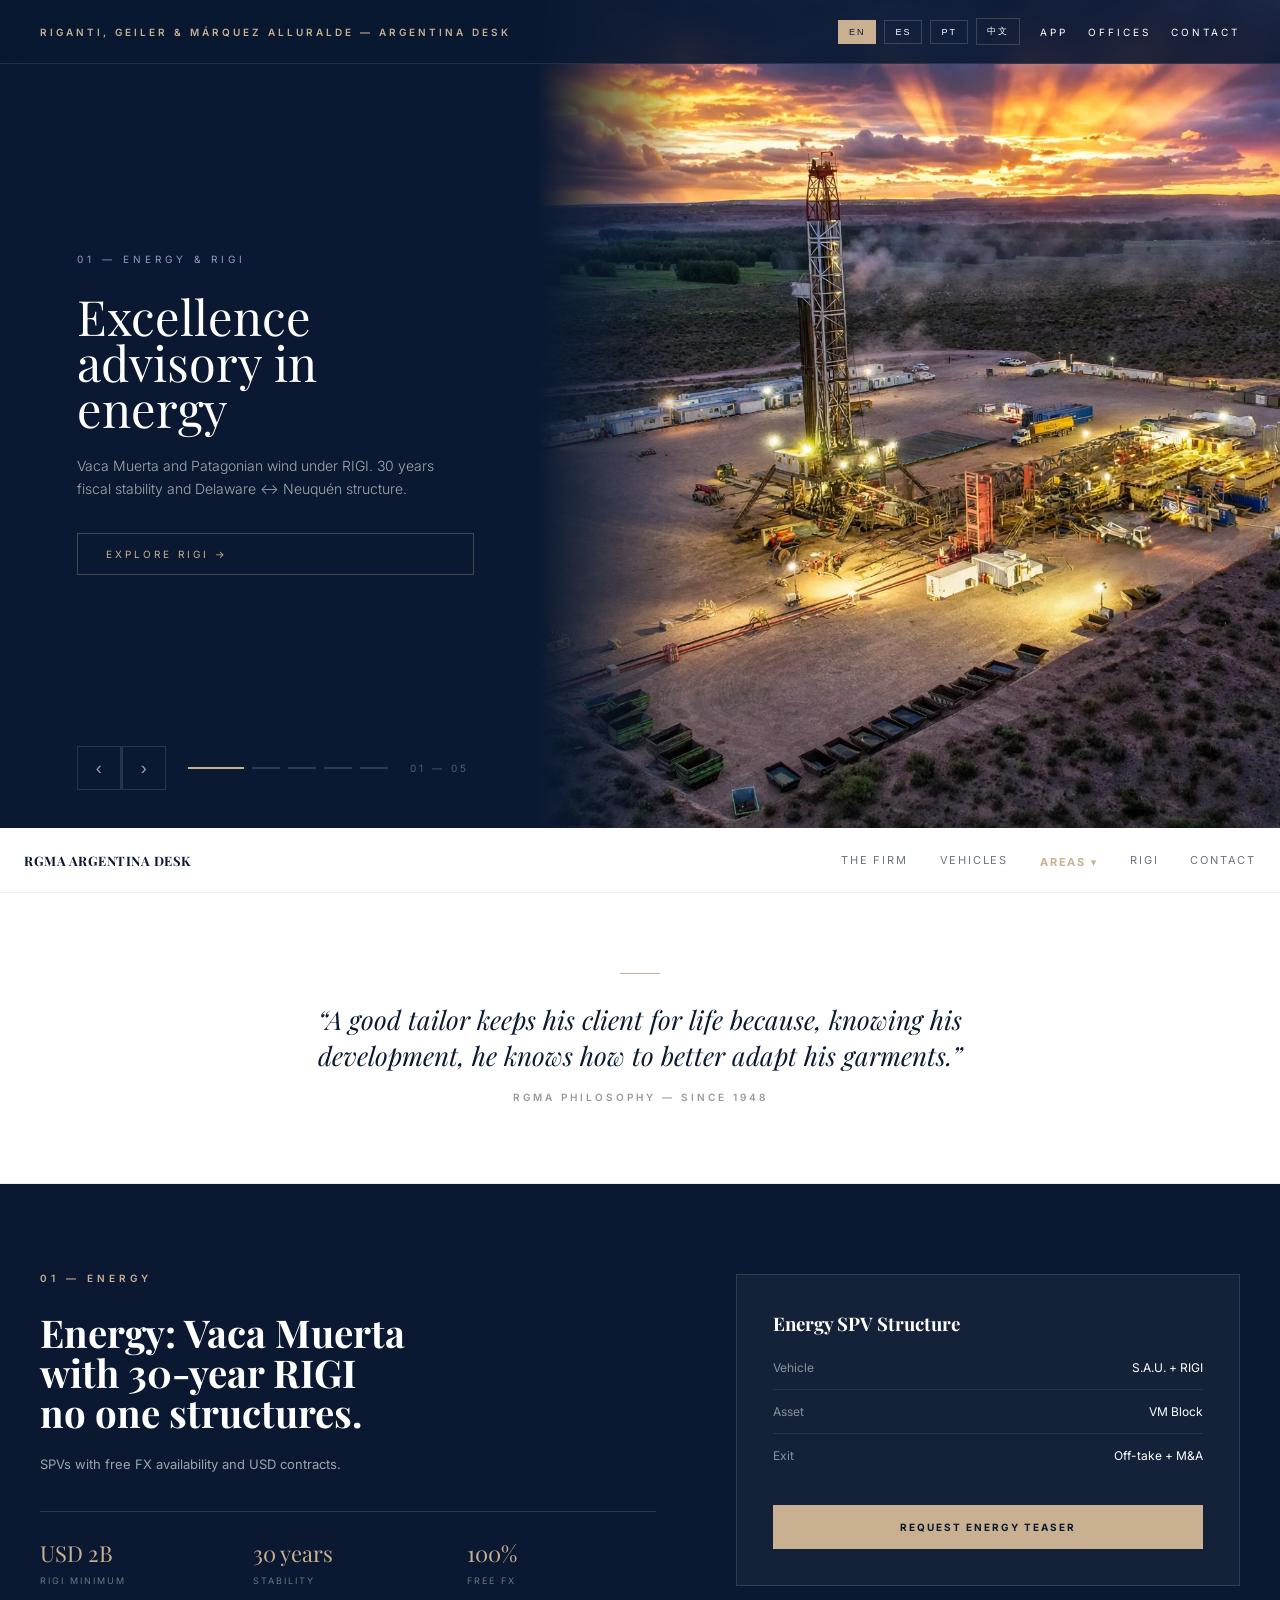
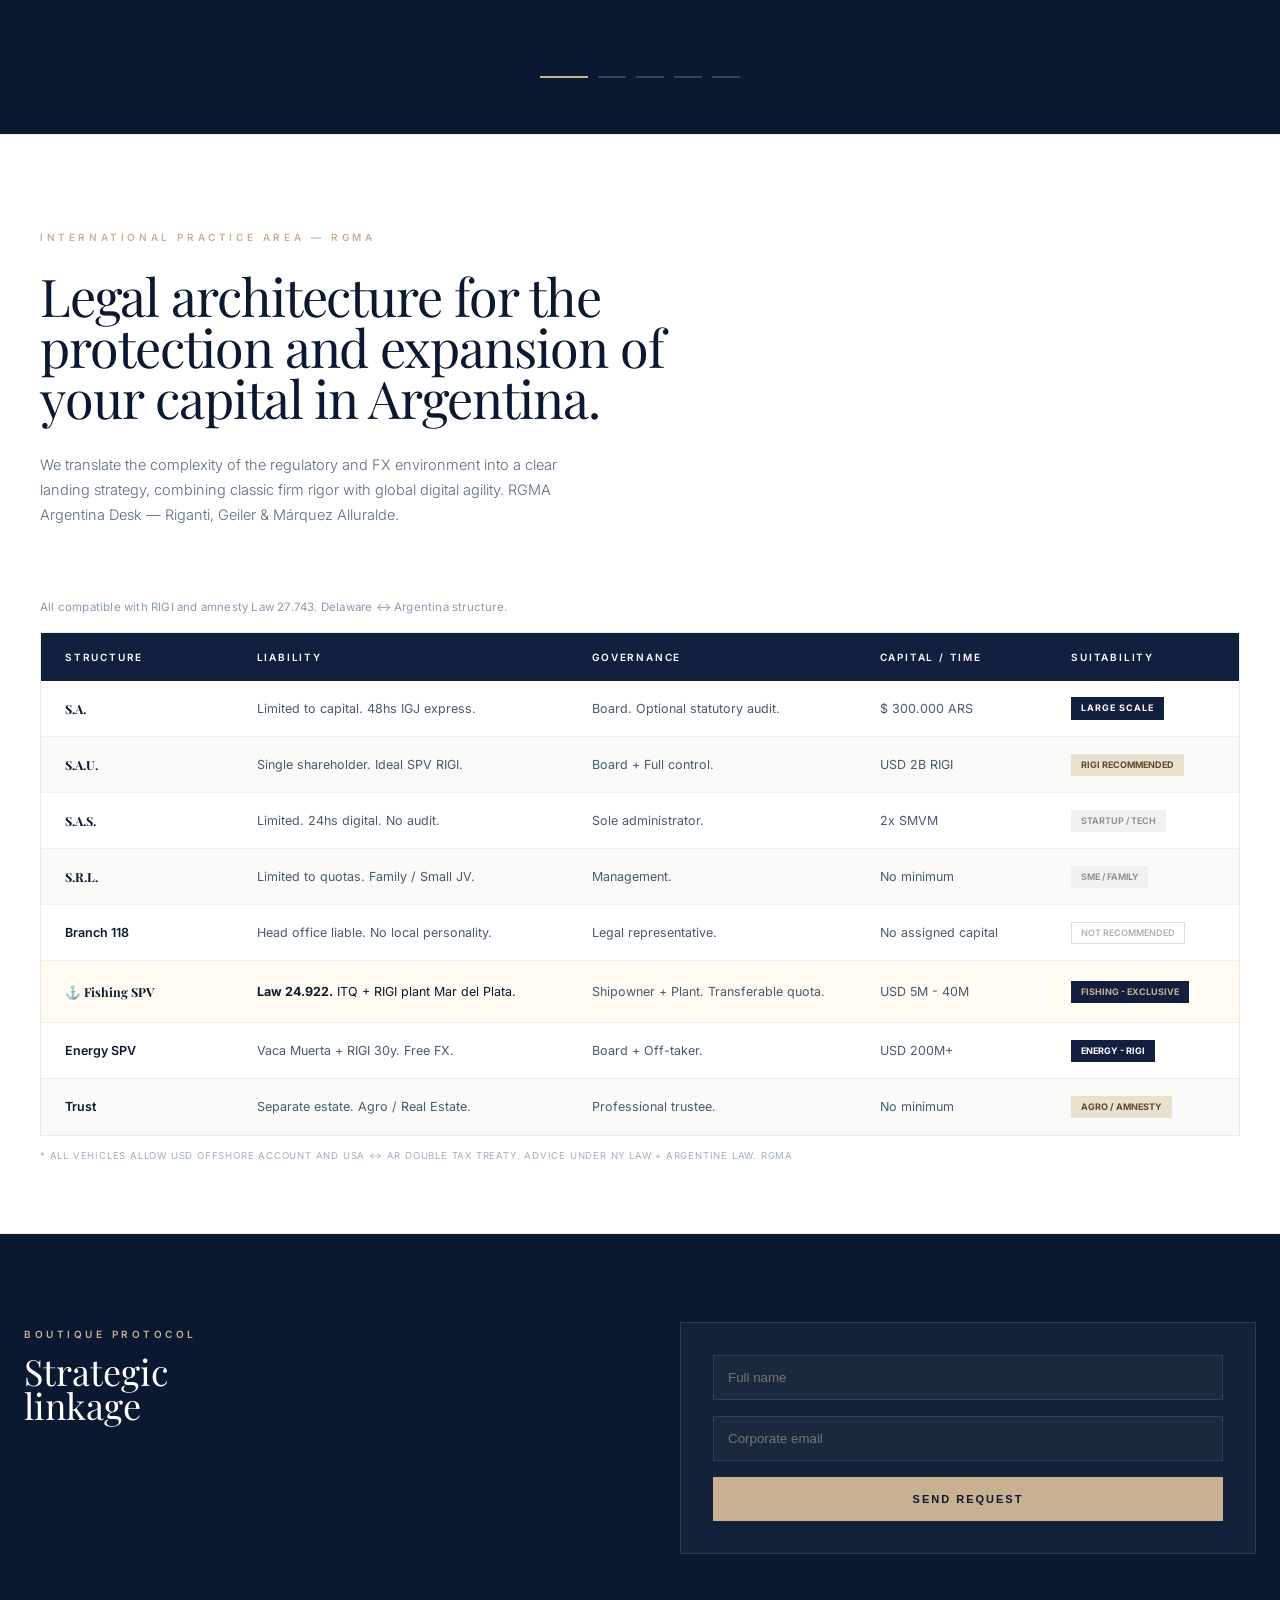
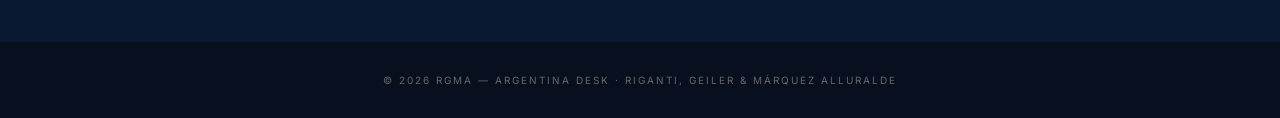
<file: invertirenargentina.html>
<!DOCTYPE html>
<html lang="en">
<head>
<meta charset="UTF-8">
<meta name="viewport" content="width=device-width, initial-scale=1.0">
<title>RGMA Argentina Desk | RIGI Investments, ITQ Fishing, Energy</title>
<meta id="meta-desc" name="description" content="RGMA Argentina Desk — Legal architecture for RIGI, ITQ fishing, Vaca Muerta energy, lithium and agribusiness. Delaware ↔ Argentina structure.">
<link rel="preconnect" href="https://images.unsplash.com">
<link rel="preload" as="image" href="https://images.unsplash.com/photo-1466611653911-95081537e5b7?w=1200&q=75&auto=format&fit=crop">
<link href="https://fonts.googleapis.com/css2?family=Inter:wght@300;400;600&family=Playfair+Display:wght@300;400;600&display=swap" rel="stylesheet">
<style>
:root{--navy:#0A1931;--gold:#C8B090;--paper:#fcfcfc}
*{box-sizing:border-box;margin:0;padding:0}
body{font-family:'Inter',system-ui;background:var(--paper);color:#1a1a1a;-webkit-font-smoothing:antialiased}
.font-serif{font-family:'Playfair Display',serif}
.hero{position:relative;height:92vh;min-height:640px;background:var(--navy);overflow:hidden;isolation:isolate}
.top-bar{position:absolute;inset:0 0 auto 0;z-index:30;display:flex;justify-content:space-between;align-items:center;padding:18px 40px;font-size:10px;letter-spacing:3px;text-transform:uppercase;color:#fff;background:rgba(10,25,49,.88);backdrop-filter:blur(12px);border-bottom:1px solid rgba(200,176,144,.15)}
.lang-switch{display:flex;gap:8px;align-items:center}
.lang-switch button{background:transparent;border:1px solid rgba(200,176,144,.25);color:#fff;font-size:9px;letter-spacing:2px;padding:6px 10px;cursor:pointer;transition:all.2s}
.lang-switch button.active,.lang-switch button:hover{background:var(--gold);color:var(--navy);border-color:var(--gold)}
.slide{position:absolute;inset:0;display:flex;opacity:0;visibility:hidden;transition:opacity.9s cubic-bezier(.16,1,.3,1),visibility.9s;pointer-events:none}
.slide.active{opacity:1;visibility:visible;pointer-events:auto;z-index:2}
.s-left{width:42%;display:flex;flex-direction:column;justify-content:center;padding:0 5% 0 6%;background:var(--navy)}
.s-right{width:58%;position:relative;overflow:hidden}
.s-right img{width:100%;height:100%;object-fit:cover;display:block}
.s-right::after{content:'';position:absolute;inset:0;background:linear-gradient(90deg,var(--navy) 0%,transparent 20%)}
.eyebrow{font-size:10px;letter-spacing:4px;text-transform:uppercase;color:#8aa0c8;margin-bottom:28px}
.title{font-family:'Playfair Display';font-size:clamp(32px,3.8vw,54px);line-height:.95;font-weight:300;color:#fff;margin-bottom:22px}
.desc{font-size:14px;line-height:1.7;color:rgba(255,255,255,.62);max-width:380px;margin-bottom:32px;font-weight:300}
.cta{display:inline-flex;align-items:center;font-size:10px;letter-spacing:3px;text-transform:uppercase;color:var(--gold);border:1px solid rgba(200,176,144,.3);padding:14px 28px;text-decoration:none;transition:all.3s}
.cta:hover{background:var(--gold);color:var(--navy)}
.cta.gold{background:var(--gold);color:var(--navy)}
.nav-hero{position:absolute;bottom:38px;left:6%;z-index:10;display:flex;align-items:center;gap:22px}
.arr{width:44px;height:44px;background:var(--navy);color:rgba(255,255,255,.6);border:1px solid rgba(255,255,255,.12);cursor:pointer;display:grid;place-items:center;font-size:18px}
.dot{width:28px;height:2px;background:rgba(255,255,255,.15);border:0;cursor:pointer;transition:all.5s}
.dot.active{background:var(--gold);width:56px}
.sticky-nav{position:sticky;top:0;z-index:40;background:rgba(255,255,255,.92);backdrop-filter:blur(12px);border-bottom:1px solid #eee}
.nav-inner{max-width:1280px;margin:0 auto;padding:0 24px;height:64px;display:flex;align-items:center;justify-content:space-between}
.logo{font-family:'Playfair Display';font-weight:700;font-size:13px;letter-spacing:.5px;color:var(--navy)}
.menu{display:flex;gap:32px;align-items:center}
.m-link{font-size:11px;letter-spacing:1.8px;text-transform:uppercase;color:#6b7280;text-decoration:none;padding:24px 0}
.m-link:hover{color:var(--navy)}
.dropdown{position:relative;padding:24px 0}
.dropdown-trigger{color:var(--gold)!important;font-weight:700;cursor:pointer}
.dropdown-menu{position:absolute;top:100%;left:50%;transform:translateX(-50%);display:none;min-width:220px;background:var(--navy);border-top:2px solid var(--gold);box-shadow:0 20px 40px rgba(0,0,0,.25);z-index:100}
.dropdown:hover .dropdown-menu,
.dropdown:focus-within .dropdown-menu,
.dropdown-menu:hover{display:block}
.dropdown-menu a{display:block;padding:13px 22px;color:rgba(255,255,255,.7);font-size:10px;letter-spacing:2px;text-transform:uppercase;text-decoration:none;border-bottom:1px solid rgba(255,255,255,.07)}
.dropdown-menu a:hover{background:rgba(255,255,255,.06);color:var(--gold)}
.areas{background:var(--navy);overflow:hidden}
.a-slide{display:none;grid-template-columns:1.1fr.9fr;gap:80px;max-width:1280px;margin:0 auto;padding:88px 40px;align-items:center}
.a-slide.active{display:grid;animation:fade.6s ease}
 .sticky-nav{overflow:visible}
.nav-inner{overflow:visible} 
@keyframes fade{from{opacity:0;transform:translateY(8px)}to{opacity:1;transform:translateY(0)}}
.card{background:rgba(255,255,255,.04);border:1px solid rgba(255,255,255,.12);padding:36px}
.kpi{display:grid;grid-template-columns:repeat(3,1fr);gap:24px;border-top:1px solid rgba(255,255,255,.12);padding-top:26px;margin-top:36px}
.kpi b{font-family:'Playfair Display';font-size:22px;color:var(--gold);font-weight:400;display:block}
.kpi span{font-size:9px;letter-spacing:2px;color:rgba(255,255,255,.4);text-transform:uppercase}
.row{display:flex;justify-content:space-between;border-bottom:1px solid rgba(255,255,255,.08);padding-bottom:14px;margin-bottom:14px;font-size:12px}
.row span:first-child{color:rgba(255,255,255,.5)}
.row span:last-child{color:#fff}
.btn{display:block;text-align:center;background:var(--gold);color:var(--navy);font-size:10px;letter-spacing:2px;font-weight:700;padding:16px;text-decoration:none;margin-top:28px;transition:filter.2s}
.btn:hover{filter:brightness(1.08)}
.a-dots{display:flex;gap:10px;justify-content:center;padding:0 0 56px}
.a-dot{width:28px;height:2px;background:rgba(255,255,255,.18);border:0;cursor:pointer}
.a-dot.active{background:var(--gold);width:48px}
@media(max-width:1024px){.s-left{width:100%;padding:80px 24px 36px}.s-right{display:none}.a-slide{grid-template-columns:1fr;padding:48px 24px;gap:32px}.menu{display:none}.top-bar{padding:12px 16px;flex-wrap:wrap;gap:10px}}
</style>
</head>
<body>

<div class="hero" id="hero">
<div class="top-bar"><div style="color:var(--gold);font-weight:600" data-i18n="top_brand">RIGANTI, GEILER & MÁRQUEZ ALLURALDE — ARGENTINA DESK</div><div style="display:flex;gap:20px;align-items:center"><div class="lang-switch"><button class="active" data-lang="en">EN</button><button data-lang="es">ES</button><button data-lang="pt">PT</button><button data-lang="zh">中文</button></div><span data-i18n="top_app">APP</span><span data-i18n="top_offices">OFFICES</span><a href="#contacto" style="color:#fff;text-decoration:none" data-i18n="top_contact">CONTACT</a></div></div>

<div class="slide active"><div class="s-left"><div class="eyebrow" data-i18n="s1_eye">01 — ENERGY & RIGI</div><h1 class="title" data-i18n="s1_title">Excellence<br>advisory in<br>energy</h1><p class="desc" data-i18n="s1_desc">Vaca Muerta and Patagonian wind under RIGI. 30 years fiscal stability and Delaware ↔ Neuquén structure.</p><a class="cta" href="#areas" data-go="0" data-i18n="s1_cta">Explore RIGI →</a></div><div class="s-right"><img src="vaca-muerta.webp" alt="Energía Vaca Muerta" width="1200" height="800" fetchpriority="high"></div></div>

<div class="slide"><div class="s-left"><div class="eyebrow" data-i18n="s2_eye">02 — AGRO & REAL ASSETS</div><h1 class="title" data-i18n="s2_title">From Delaware<br>to Rosario<br>in USD</h1><p class="desc" data-i18n="s2_desc">Agricultural trusts, tokenization and amnesty Law 27.743. 48hs due diligence.</p><a class="cta" href="#areas" data-go="1" data-i18n="s2_cta">View agro →</a></div><div class="s-right"><img src="agro-silos.webp" alt="Agro Rosario" loading="lazy" width="1200" height="800"></div></div>

<div class="slide"><div class="s-left"><div class="eyebrow" data-i18n="s3_eye">03 — LITHIUM & MINING</div><h1 class="title" data-i18n="s3_title">Lithium Triangle<br>without fiscal<br>friction</h1><p class="desc" data-i18n="s3_desc">21% global reserves. 0% retentions under RIGI, stable royalties and Jujuy-Salta SPV in USD.</p><a class="cta" href="#areas" data-go="2" data-i18n="s3_cta">View mining →</a></div><div class="s-right"><img src="hornocal.webp" alt="Litio" loading="lazy" width="1200" height="800"></div></div>

<div class="slide"><div class="s-left"><div class="eyebrow" style="color:var(--gold)" data-i18n="s4_eye">04 — FISHING & BLUE ECONOMY ★</div><h1 class="title" data-i18n="s4_title">Fishing and ITQ<br>quota with<br>legal security</h1><p class="desc" data-i18n="s4_desc">Fleet, plants and JV under Law 24.922. Transferable quotas, RIGI processing and rebates.</p><a class="cta gold" href="#areas" data-go="3" data-i18n="s4_cta">View fishing structure →</a></div><div class="s-right"><img src="pesca-altura.webp" alt="Pesca ITQ" loading="lazy" width="1200" height="800"></div></div>

<div class="slide"><div class="s-left"><div class="eyebrow" data-i18n="s5_eye">05 — LOGISTICS & PORTS</div><h1 class="title" data-i18n="s5_title">Waterway and ports<br>RIGI with free<br>USD</h1><p class="desc" data-i18n="s5_desc">Paraná terminals, 80% of exports. RIGI port with free FX and 0% rate.</p><a class="cta" href="#areas" data-go="4" data-i18n="s5_cta">View logistics →</a></div><div class="s-right"><img src="puerto-madero.webp" alt="Logística" loading="lazy" width="1200" height="800"></div></div>

<div class="nav-hero"><div style="display:flex;gap:1px;background:rgba(255,255,255,.1)"><button class="arr" data-action="prev" aria-label="Anterior">‹</button><button class="arr" data-action="next" aria-label="Siguiente">›</button></div><div id="dots" style="display:flex;gap:8px"></div><div id="counter" style="color:rgba(255,255,255,.3);font-size:10px;letter-spacing:3px">01 — 05</div></div>
</div>

<nav class="sticky-nav"><div class="nav-inner"><span class="logo">RGMA ARGENTINA DESK</span><div class="menu"><a class="m-link" href="#estudio" data-i18n="m_estudio">The Firm</a><a class="m-link" href="#vehiculos" data-i18n="m_vehiculos">Vehicles</a><div class="dropdown"><span class="m-link dropdown-trigger" data-i18n="m_areas">AREAS ▾</span><div class="dropdown-menu"><a href="#areas" data-go="0" data-i18n="m_energy">Energy</a><a href="#areas" data-go="1" data-i18n="m_agro">Agro</a><a href="#areas" data-go="2" data-i18n="m_mining">Mining</a><a href="#areas" data-go="3" data-i18n="m_fishing">Fishing</a><a href="#areas" data-go="4" data-i18n="m_logistics">Logistics</a></div></div><a class="m-link" href="#rigi">RIGI</a><a class="m-link" href="#contacto" data-i18n="m_contact">Contact</a></div></div></nav>

<section style="background:#fff;border-bottom:1px solid #eee;padding:80px 24px;text-align:center"><div style="max-width:720px;margin:0 auto"><div style="width:40px;height:1px;background:var(--gold);margin:0 auto 28px"></div><p class="font-serif" style="font-size:26px;font-style:italic;color:var(--navy);line-height:1.4" data-i18n="philosophy">"A good tailor keeps his client for life because, knowing his development, he knows how to better adapt his garments."</p><span style="font-size:10px;letter-spacing:.3em;color:#999;text-transform:uppercase;font-weight:600;margin-top:16px;display:block" data-i18n="philosophy_sub">RGMA Philosophy — Since 1948</span></div></section>

<section id="areas" class="areas">
<div class="a-slide active"><div><span style="font-size:10px;letter-spacing:4px;color:var(--gold);font-weight:600;text-transform:uppercase;display:block;margin-bottom:28px">01 — ENERGY</span><h2 class="font-serif" style="font-size:clamp(28px,3vw,42px);color:#fff;line-height:1.05;margin-bottom:20px" data-i18n="a1_title">Energy: Vaca Muerta<br>with 30-year RIGI<br>no one structures.</h2><p style="font-size:13px;color:rgba(255,255,255,.6);max-width:420px;line-height:1.7" data-i18n="a1_p">SPVs with free FX availability and USD contracts.</p><div class="kpi"><div><b>USD 2B</b><span data-i18n="a1_k1">RIGI Minimum</span></div><div><b>30 years</b><span data-i18n="a1_k2">Stability</span></div><div><b>100%</b><span data-i18n="a1_k3">Free FX</span></div></div></div><div class="card"><h3 class="font-serif" style="color:#fff;margin-bottom:24px" data-i18n="a1_card">Energy SPV Structure</h3><div class="row"><span>Vehicle</span><span>S.A.U. + RIGI</span></div><div class="row"><span>Asset</span><span>VM Block</span></div><div class="row" style="border:0;margin:0"><span>Exit</span><span>Off-take + M&A</span></div><a class="btn" href="#contacto" data-i18n="a1_btn">REQUEST ENERGY TEASER</a></div></div>

<div class="a-slide"><div><span style="font-size:10px;letter-spacing:4px;color:var(--gold);font-weight:600;text-transform:uppercase;display:block;margin-bottom:28px">02 — AGRO</span><h2 class="font-serif" style="font-size:clamp(28px,3vw,42px);color:#fff;line-height:1.05;margin-bottom:20px" data-i18n="a2_title">Agro: from Delaware<br>to Rosario<br>in USD.</h2><p style="font-size:13px;color:rgba(255,255,255,.6);max-width:420px;line-height:1.7" data-i18n="a2_p">Agricultural trusts and MATBA forwards.</p><div class="kpi"><div><b>USD 50M</b><span>Ticket</span></div><div><b>12%</b><span>USD Yield</span></div><div><b>Trust</b><span>Vehicle</span></div></div></div><div class="card"><h3 class="font-serif" style="color:#fff;margin-bottom:24px" data-i18n="a2_card">Agro SPV Structure</h3><div class="row"><span>Vehicle</span><span>Trust + S.A.</span></div><div class="row" style="border:0;margin:0"><span>Exit</span><span>Land sale</span></div><a class="btn" href="#contacto" data-i18n="a2_btn">REQUEST AGRO TEASER</a></div></div>

<div class="a-slide"><div><span style="font-size:10px;letter-spacing:4px;color:var(--gold);font-weight:600;text-transform:uppercase;display:block;margin-bottom:28px">03 — MINING</span><h2 class="font-serif" style="font-size:clamp(28px,3vw,42px);color:#fff;line-height:1.05;margin-bottom:20px" data-i18n="a3_title">Mining: Lithium<br>global triangle<br>with Asia off-take.</h2><p style="font-size:13px;color:rgba(255,255,255,.6);max-width:420px;line-height:1.7" data-i18n="a3_p">Jujuy, Salta, Catamarca. Stable royalties and Asia off-take.</p><div class="kpi"><div><b>21%</b><span>Global Reserve</span></div><div><b>3%</b><span>Royalty</span></div><div><b>USD 2B</b><span>RIGI Minimum</span></div></div></div><div class="card"><h3 class="font-serif" style="color:#fff;margin-bottom:24px" data-i18n="a3_card">Mining SPV Structure</h3><div class="row"><span>Vehicle</span><span>S.A. + RIGI</span></div><div class="row" style="border:0;margin:0"><span>Exit</span><span>Toronto IPO</span></div><a class="btn" href="#contacto" data-i18n="a3_btn">REQUEST MINING TEASER</a></div></div>

<div class="a-slide"><div><span style="font-size:10px;letter-spacing:4px;color:var(--gold);font-weight:600;text-transform:uppercase;display:block;margin-bottom:28px" data-i18n="a4_label">04 — EXCLUSIVE RGMA</span><h2 class="font-serif" style="font-size:clamp(28px,3vw,42px);color:#fff;line-height:1.05;margin-bottom:20px" data-i18n="a4_title">Fishing: the last<br>RIGI frontier<br>no one sees.</h2><p style="font-size:13px;color:rgba(255,255,255,.6);max-width:420px;line-height:1.7" data-i18n="a4_p">SPVs with transferable ITQ quota and RIGI plants Mar del Plata / Madryn 0% retentions.</p><div class="kpi"><div><b>USD 2.1B</b><span>Export 2024</span></div><div><b>0%</b><span data-i18n="a4_k2">RIGI Retentions</span></div><div><b>ITQ</b><span>Quota</span></div></div></div><div class="card"><h3 class="font-serif" style="color:#fff;margin-bottom:24px" data-i18n="a4_card">Fishing SPV Structure</h3><div class="row"><span>Vehicle</span><span>S.A.U. + Quota Trust</span></div><div class="row"><span>Quota</span><span>Shrimp / Hake</span></div><div class="row" style="border:0;margin:0"><span>Plant</span><span>RIGI 30 years</span></div><a class="btn" href="#contacto" data-i18n="a4_btn">REQUEST FISHING TEASER</a></div></div>

<div class="a-slide"><div><span style="font-size:10px;letter-spacing:4px;color:var(--gold);font-weight:600;text-transform:uppercase;display:block;margin-bottom:28px">05 — LOGISTICS</span><h2 class="font-serif" style="font-size:clamp(28px,3vw,42px);color:#fff;line-height:1.05;margin-bottom:20px" data-i18n="a5_title">Logistics: waterway<br>and RIGI ports<br>with free USD.</h2><p style="font-size:13px;color:rgba(255,255,255,.6);max-width:420px;line-height:1.7" data-i18n="a5_p">Paraná terminals, fiscal warehouses and fleet.</p><div class="kpi"><div><b>80%</b><span>Export by river</span></div><div><b>USD 300M</b><span>Port Capex</span></div><div><b>RIGI</b><span>Port</span></div></div></div><div class="card"><h3 class="font-serif" style="color:#fff;margin-bottom:24px" data-i18n="a5_card">Logistics SPV Structure</h3><div class="row"><span>Vehicle</span><span>S.A. + RIGI</span></div><div class="row" style="border:0;margin:0"><span>Exit</span><span>30y Concession</span></div><a class="btn" href="#contacto" data-i18n="a5_btn">REQUEST LOGISTICS TEASER</a></div></div>

<div class="a-dots"><button class="a-dot active" data-go="0" aria-label="Energía"></button><button class="a-dot" data-go="1" aria-label="Agro"></button><button class="a-dot" data-go="2" aria-label="Minería"></button><button class="a-dot" data-go="3" aria-label="Pesca"></button><button class="a-dot" data-go="4" aria-label="Logística"></button></div>
</section>

<section id="vehiculos" style="background:#FFFFFF;padding:0;margin:0;border-top:1px solid #EDE9E1;border-bottom:1px solid #EDE9E1;position:relative;z-index:3">
  <div style="max-width:1280px;margin:0 auto;padding:96px 40px 72px">
    <span style="display:block;font-family:'Inter',sans-serif;font-size:10px;letter-spacing:3.6px;text-transform:uppercase;color:#C8B090;font-weight:600;margin-bottom:28px" data-i18n="veh_label">INTERNATIONAL PRACTICE AREA — RGMA</span>
    <h2 class="font-serif" style="font-family:'Playfair Display',serif;font-size:clamp(32px,4.2vw,52px);line-height:0.98;font-weight:300;color:#0A1931;letter-spacing:-0.02em;margin-bottom:28px;max-width:680px" data-i18n="veh_title">Legal architecture for the<br>protection and expansion of<br>your capital in Argentina.</h2>
    <p style="font-family:'Inter',sans-serif;font-size:14.5px;line-height:1.75;color:#5A6B82;max-width:520px;font-weight:300;margin-bottom:72px" data-i18n="veh_desc">We translate the complexity of the regulatory and FX environment into a clear landing strategy, combining classic firm rigor with global digital agility. RGMA Argentina Desk — Riganti, Geiler & Márquez Alluralde.</p>
    <p style="font-family:'Inter',sans-serif;font-size:11.5px;color:#8A9BB0;letter-spacing:0.2px;margin-bottom:18px" data-i18n="veh_note">All compatible with RIGI and amnesty Law 27.743. Delaware ↔ Argentina structure.</p>
    <div style="background:#FFFFFF;border:1px solid #EAEAEA;overflow-x:auto">
      <table style="width:100%;border-collapse:collapse;font-family:'Inter',sans-serif;min-width:900px">
        <thead><tr style="background:#121F3E;height:48px"><th style="color:#FFFFFF;font-size:10px;font-weight:600;letter-spacing:1.8px;text-transform:uppercase;text-align:left;padding:0 24px;width:16%" data-i18n="th1">STRUCTURE</th><th style="color:#FFFFFF;font-size:10px;font-weight:600;letter-spacing:1.8px;text-transform:uppercase;text-align:left;padding:0 24px;width:28%" data-i18n="th2">LIABILITY</th><th style="color:#FFFFFF;font-size:10px;font-weight:600;letter-spacing:1.8px;text-transform:uppercase;text-align:left;padding:0 24px;width:24%" data-i18n="th3">GOVERNANCE</th><th style="color:#FFFFFF;font-size:10px;font-weight:600;letter-spacing:1.8px;text-transform:uppercase;text-align:left;padding:0 24px;width:16%" data-i18n="th4">CAPITAL / TIME</th><th style="color:#FFFFFF;font-size:10px;font-weight:600;letter-spacing:1.8px;text-transform:uppercase;text-align:left;padding:0 24px;width:16%" data-i18n="th5">SUITABILITY</th></tr></thead>
        <tbody style="font-size:12.5px;line-height:1.4;color:#4A5A6F">
          <tr style="background:#FFFFFF;height:56px;border-bottom:1px solid #F0F0F0"><td style="padding:0 24px;font-family:'Playfair Display',serif;font-weight:700;color:#0A1931">S.A.</td><td style="padding:0 24px" data-i18n="tr1_2">Limited to capital. 48hs IGJ express.</td><td style="padding:0 24px" data-i18n="tr1_3">Board. Optional statutory audit.</td><td style="padding:0 24px">$ 300.000 ARS</td><td style="padding:0 24px"><span style="display:inline-block;background:#121F3E;color:#FFFFFF;font-size:9px;font-weight:700;letter-spacing:1px;padding:5px 10px">LARGE SCALE</span></td></tr>
          <tr style="background:#FAFAF8;height:56px;border-bottom:1px solid #F0F0F0"><td style="padding:0 24px;font-family:'Playfair Display',serif;font-weight:700;color:#0A1931">S.A.U.</td><td style="padding:0 24px" data-i18n="tr2_2">Single shareholder. Ideal SPV RIGI.</td><td style="padding:0 24px" data-i18n="tr2_3">Board + Full control.</td><td style="padding:0 24px">USD 2B RIGI</td><td style="padding:0 24px"><span style="display:inline-block;background:#E9E0CE;color:#5C4A32;font-size:9px;font-weight:700;padding:5px 10px">RIGI RECOMMENDED</span></td></tr>
          <tr style="background:#FFFFFF;height:56px;border-bottom:1px solid #F0F0F0"><td style="padding:0 24px;font-family:'Playfair Display',serif;font-weight:700;color:#0A1931">S.A.S.</td><td style="padding:0 24px" data-i18n="tr3_2">Limited. 24hs digital. No audit.</td><td style="padding:0 24px" data-i18n="tr3_3">Sole administrator.</td><td style="padding:0 24px">2x SMVM</td><td style="padding:0 24px"><span style="display:inline-block;background:#F1F1F1;color:#8A8A8A;font-size:9px;font-weight:600;padding:5px 10px">STARTUP / TECH</span></td></tr>
          <tr style="background:#FAFAF8;height:56px;border-bottom:1px solid #F0F0F0"><td style="padding:0 24px;font-family:'Playfair Display',serif;font-weight:700;color:#0A1931">S.R.L.</td><td style="padding:0 24px" data-i18n="tr4_2">Limited to quotas. Family / Small JV.</td><td style="padding:0 24px">Management.</td><td style="padding:0 24px" data-i18n="tr4_4">No minimum</td><td style="padding:0 24px"><span style="display:inline-block;background:#F1F1F1;color:#8A8A8A;font-size:9px;font-weight:600;padding:5px 10px">SME / FAMILY</span></td></tr>
          <tr style="background:#FFFFFF;height:56px;border-bottom:1px solid #F0F0F0"><td style="padding:0 24px;font-weight:600;color:#0A1931">Branch 118</td><td style="padding:0 24px" data-i18n="tr5_2">Head office liable. No local personality.</td><td style="padding:0 24px" data-i18n="tr5_3">Legal representative.</td><td style="padding:0 24px" data-i18n="tr5_4">No assigned capital</td><td style="padding:0 24px"><span style="display:inline-block;background:#FFFFFF;border:1px solid #E0E0E0;color:#B0B0B0;font-size:9px;font-weight:600;padding:4px 9px">NOT RECOMMENDED</span></td></tr>
          <tr style="background:#FFFBF2;height:62px;border-bottom:1px solid #F0F0F0"><td style="padding:0 24px;font-family:'Playfair Display',serif;font-weight:700;color:#0A1931">⚓ Fishing SPV</td><td style="padding:0 24px;color:#0A1931" data-i18n="tr6_2"><b>Law 24.922.</b> ITQ + RIGI plant Mar del Plata.</td><td style="padding:0 24px">Shipowner + Plant. Transferable quota.</td><td style="padding:0 24px">USD 5M - 40M</td><td style="padding:0 24px"><span style="display:inline-block;background:#121F3E;color:#C8B090;font-size:9px;font-weight:700;padding:5px 10px">FISHING - EXCLUSIVE</span></td></tr>
          <tr style="background:#FFFFFF;height:56px;border-bottom:1px solid #F0F0F0"><td style="padding:0 24px;font-weight:600;color:#0A1931">Energy SPV</td><td style="padding:0 24px">Vaca Muerta + RIGI 30y. Free FX.</td><td style="padding:0 24px">Board + Off-taker.</td><td style="padding:0 24px">USD 200M+</td><td style="padding:0 24px"><span style="display:inline-block;background:#121F3E;color:#FFFFFF;font-size:9px;font-weight:700;padding:5px 10px">ENERGY - RIGI</span></td></tr>
          <tr style="background:#FAFAF8;height:56px"><td style="padding:0 24px;font-weight:600;color:#0A1931">Trust</td><td style="padding:0 24px">Separate estate. Agro / Real Estate.</td><td style="padding:0 24px">Professional trustee.</td><td style="padding:0 24px">No minimum</td><td style="padding:0 24px"><span style="display:inline-block;background:#E9E0CE;color:#5C4A32;font-size:9px;font-weight:700;padding:5px 10px">AGRO / AMNESTY</span></td></tr>
        </tbody>
      </table>
    </div>
    <p style="font-family:'Inter',sans-serif;font-size:9.5px;color:#A0AEC0;letter-spacing:0.8px;text-transform:uppercase;margin-top:14px" data-i18n="veh_foot">* ALL VEHICLES ALLOW USD OFFSHORE ACCOUNT AND USA ↔ AR DOUBLE TAX TREATY. ADVICE UNDER NY LAW + ARGENTINE LAW. RGMA</p>
  </div>
</section>

<section id="contacto" style="background:var(--navy);padding:88px 24px"><div style="max-width:1280px;margin:0 auto;display:grid;grid-template-columns:1fr 1fr;gap:80px"><div><span style="font-size:10px;letter-spacing:.35em;color:var(--gold);font-weight:600;text-transform:uppercase" data-i18n="c_label">Boutique Protocol</span><h3 class="font-serif" style="font-size:36px;color:#fff;font-weight:300;line-height:.95;margin-top:12px" data-i18n="c_title">Strategic<br>linkage</h3></div><div style="background:rgba(255,255,255,.04);border:1px solid rgba(255,255,255,.1);padding:32px"><form onsubmit="event.preventDefault();this.innerHTML='<p style=color:#fff>Sent. Reply in 24hs.</p>'" style="display:grid;gap:16px"><input required placeholder="Full name" data-i18n-ph="c_name" style="background:rgba(255,255,255,.03);border:1px solid rgba(255,255,255,.1);padding:14px;color:#fff"><input required type="email" placeholder="Corporate email" data-i18n-ph="c_email" style="background:rgba(255,255,255,.03);border:1px solid rgba(255,255,255,.1);padding:14px;color:#fff"><button style="background:var(--gold);color:var(--navy);border:0;padding:16px;font-size:11px;letter-spacing:2px;font-weight:700;cursor:pointer" data-i18n="c_btn">SEND REQUEST</button></form></div></div></section>

<footer style="background:#080F1F;color:#666;padding:32px;text-align:center;font-size:10px;letter-spacing:2px;text-transform:uppercase">© 2026 RGMA — ARGENTINA DESK · RIGANTI, GEILER & MÁRQUEZ ALLURALDE</footer>

<script>
const i18n = {
en: {
meta_title:"RGMA Argentina Desk | RIGI Investments, ITQ Fishing, Energy",
meta_desc:"RGMA Argentina Desk — Legal architecture for RIGI, ITQ fishing, Vaca Muerta energy, lithium and agribusiness. Delaware ↔ Argentina structure.",
top_brand:"RIGANTI, GEILER & MÁRQUEZ ALLURALDE — ARGENTINA DESK",top_app:"APP",top_offices:"OFFICES",top_contact:"CONTACT",
s1_eye:"01 — ENERGY & RIGI",s1_title:"Excellence<br>advisory in<br>energy",s1_desc:"Vaca Muerta and Patagonian wind under RIGI. 30 years fiscal stability and Delaware ↔ Neuquén structure.",s1_cta:"Explore RIGI →",
s2_eye:"02 — AGRO & REAL ASSETS",s2_title:"From Delaware<br>to Rosario<br>in USD",s2_desc:"Agricultural trusts, tokenization and amnesty Law 27.743. 48hs due diligence.",s2_cta:"View agro →",
s3_eye:"03 — LITHIUM & MINING",s3_title:"Lithium Triangle<br>without fiscal<br>friction",s3_desc:"21% global reserves. 0% retentions under RIGI, stable royalties and Jujuy-Salta SPV in USD.",s3_cta:"View mining →",
s4_eye:"04 — FISHING & BLUE ECONOMY ★",s4_title:"Fishing and ITQ<br>quota with<br>legal security",s4_desc:"Fleet, plants and JV under Law 24.922. Transferable quotas, RIGI processing and rebates.",s4_cta:"View fishing structure →",
s5_eye:"05 — LOGISTICS & PORTS",s5_title:"Waterway and ports<br>RIGI with free<br>USD",s5_desc:"Paraná terminals, 80% of exports. RIGI port with free FX and 0% rate.",s5_cta:"View logistics →",
m_estudio:"The Firm",m_vehiculos:"Vehicles",m_areas:"AREAS ▾",m_energy:"Energy",m_agro:"Agro",m_mining:"Mining",m_fishing:"Fishing",m_logistics:"Logistics",m_contact:"Contact",
philosophy:"“A good tailor keeps his client for life because, knowing his development, he knows how to better adapt his garments.”",philosophy_sub:"RGMA Philosophy — Since 1948",
a1_title:"Energy: Vaca Muerta<br>with 30-year RIGI<br>no one structures.",a1_p:"SPVs with free FX availability and USD contracts.",a1_k1:"RIGI Minimum",a1_k2:"Stability",a1_k3:"Free FX",a1_card:"Energy SPV Structure",a1_btn:"REQUEST ENERGY TEASER",
a2_title:"Agro: from Delaware<br>to Rosario<br>in USD.",a2_p:"Agricultural trusts and MATBA forwards.",a2_card:"Agro SPV Structure",a2_btn:"REQUEST AGRO TEASER",
a3_title:"Mining: Lithium<br>global triangle<br>with Asia off-take.",a3_p:"Jujuy, Salta, Catamarca. Stable royalties and Asia off-take.",a3_card:"Mining SPV Structure",a3_btn:"REQUEST MINING TEASER",
a4_label:"04 — EXCLUSIVE RGMA",a4_title:"Fishing: the last<br>RIGI frontier<br>no one sees.",a4_p:"SPVs with transferable ITQ quota and RIGI plants Mar del Plata / Madryn 0% retentions.",a4_k2:"RIGI Retentions",a4_card:"Fishing SPV Structure",a4_btn:"REQUEST FISHING TEASER",
a5_title:"Logistics: waterway<br>and RIGI ports<br>with free USD.",a5_p:"Paraná terminals, fiscal warehouses and fleet.",a5_card:"Logistics SPV Structure",a5_btn:"REQUEST LOGISTICS TEASER",
veh_label:"INTERNATIONAL PRACTICE AREA — RGMA",veh_title:"Legal architecture for the<br>protection and expansion of<br>your capital in Argentina.",veh_desc:"We translate the complexity of the regulatory and FX environment into a clear landing strategy, combining classic firm rigor with global digital agility. RGMA Argentina Desk — Riganti, Geiler & Márquez Alluralde.",veh_note:"All compatible with RIGI and amnesty Law 27.743. Delaware ↔ Argentina structure.",th1:"STRUCTURE",th2:"LIABILITY",th3:"GOVERNANCE",th4:"CAPITAL / TIME",th5:"SUITABILITY",tr1_2:"Limited to capital. 48hs IGJ express.",tr1_3:"Board. Optional statutory audit.",tr2_2:"Single shareholder. Ideal SPV RIGI.",tr2_3:"Board + Full control.",tr3_2:"Limited. 24hs digital. No audit.",tr3_3:"Sole administrator.",tr4_2:"Limited to quotas. Family / Small JV.",tr4_4:"No minimum",tr5_2:"Head office liable. No local personality.",tr5_3:"Legal representative.",tr5_4:"No assigned capital",tr6_2:"<b>Law 24.922.</b> ITQ + RIGI plant Mar del Plata.",veh_foot:"* ALL VEHICLES ALLOW USD OFFSHORE ACCOUNT AND USA ↔ AR DOUBLE TAX TREATY. ADVICE UNDER NY LAW + ARGENTINE LAW. RGMA",
c_label:"Boutique Protocol",c_title:"Strategic<br>linkage",c_btn:"SEND REQUEST",c_name:"Full name",c_email:"Corporate email"
},
es: {
meta_title:"RGMA Argentina Desk | Inversiones RIGI, Pesca ITQ, Energía",
meta_desc:"RGMA Argentina Desk — Arquitectura jurídica para RIGI, pesca ITQ, energía Vaca Muerta, litio y agro. Estructura Delaware ↔ Argentina.",
top_brand:"RIGANTI, GEILER & MÁRQUEZ ALLURALDE — ARGENTINA DESK",top_app:"APP",top_offices:"OFICINAS",top_contact:"CONTACTO",
s1_eye:"01 — ENERGÍA & RIGI",s1_title:"Asesoramiento de<br>excelencia en<br>energía",s1_desc:"Vaca Muerta y Patagonia eólica bajo RIGI. 30 años estabilidad fiscal y estructura Delaware ↔ Neuquén.",s1_cta:"Explorar RIGI →",
s2_eye:"02 — AGRO & REAL ASSETS",s2_title:"De Delaware<br>a Rosario<br>en USD",s2_desc:"Fideicomisos agropecuarios, tokenización y blanqueo Ley 27.743. Due diligence 48hs.",s2_cta:"Ver agro →",
s3_eye:"03 — LITIO & MINERÍA",s3_title:"Lithium Triangle<br>sin fricción<br>fiscal",s3_desc:"21% reservas globales. 0% retenciones bajo RIGI, regalías estables y SPV Jujuy-Salta en USD.",s3_cta:"Ver minería →",
s4_eye:"04 — PESCA & ECONOMÍA AZUL ★",s4_title:"Pesca y cuota<br>ITQ con<br>seguridad jurídica",s4_desc:"Flota, plantas y JV bajo Ley 24.922. Cuotas transferibles, RIGI procesamiento y reintegros.",s4_cta:"Ver estructura pesquera →",
s5_eye:"05 — LOGÍSTICA & PUERTOS",s5_title:"Hidrovía y puertos<br>RIGI con USD<br>libre",s5_desc:"Terminales Paraná, 80% del export. RIGI portuario con libre giro y tasa 0%.",s5_cta:"Ver logística →",
m_estudio:"El Estudio",m_vehiculos:"Vehículos",m_areas:"ÁREAS ▾",m_energy:"Energía",m_agro:"Agro",m_mining:"Minería",m_fishing:"Pesca",m_logistics:"Logística",m_contact:"Contacto",
philosophy:"“Un buen sastre conserva a su cliente a lo largo de la vida porque, al conocer su desarrollo, sabe cómo adaptar mejor sus prendas.”",philosophy_sub:"Filosofía RGMA — Desde 1948",
a1_title:"Energía: Vaca Muerta<br>con RIGI 30 años<br>que nadie estructura.",a1_p:"SPVs con libre disponibilidad cambiaria y contratos USD.",a1_k1:"Mínimo RIGI",a1_k2:"Estabilidad",a1_k3:"Divisas libres",a1_card:"Estructura tipo Energía SPV",a1_btn:"SOLICITAR TEASER ENERGÍA",
a2_title:"Agro: de Delaware<br>a Rosario<br>en USD.",a2_p:"Fideicomisos agrícolas y forwards MATBA.",a2_card:"Estructura tipo Agro SPV",a2_btn:"SOLICITAR TEASER AGRO",
a3_title:"Minería: Litio<br>triángulo global<br>con off-take Asia.",a3_p:"Jujuy, Salta, Catamarca. Regalías estables y off-take Asia.",a3_card:"Estructura tipo Minería SPV",a3_btn:"SOLICITAR TEASER MINERÍA",
a4_label:"04 — EXCLUSIVO RGMA",a4_title:"Pesca: la última<br>frontera RIGI que<br>nadie mira.",a4_p:"SPVs con cuota ITQ transferible y plantas RIGI Mar del Plata / Madryn 0% retenciones.",a4_k2:"Retenciones RIGI",a4_card:"Estructura tipo Pesca SPV",a4_btn:"SOLICITAR TEASER PESCA",
a5_title:"Logística: hidrovía<br>y puertos RIGI<br>con USD libre.",a5_p:"Terminales Paraná, depósitos fiscales y flota.",a5_card:"Estructura tipo Logística SPV",a5_btn:"SOLICITAR TEASER LOGÍSTICA",
veh_label:"ÁREA DE PRÁCTICA INTERNACIONAL — RGMA",veh_title:"Arquitectura jurídica para la<br>protección y expansión de<br>su capital en Argentina.",veh_desc:"Traducimos la complejidad del entorno regulatorio y cambiario en una estrategia de desembarco clara, combinando la rigurosidad técnica del bufete clásico con la agilidad digital global. RGMA Argentina Desk — Riganti, Geiler & Márquez Alluralde.",veh_note:"Todos compatibles con RIGI y blanqueo Ley 27.743. Estructura Delaware ↔ Argentina.",th1:"ESTRUCTURA",th2:"RESPONSABILIDAD",th3:"GOBERNANZA",th4:"CAPITAL / TIEMPO",th5:"IDONEIDAD",tr1_2:"Limitada al capital. 48hs IGJ express.",tr1_3:"Directorio. Sindicatura opcional.",tr2_2:"Único socio. Ideal SPV RIGI.",tr2_3:"Directorio + Control total.",tr3_2:"Limitada. 24hs digital. Sin sindicatura.",tr3_3:"Administrador único.",tr4_2:"Limitada a cuotas. Familiar / JV chico.",tr4_4:"Sin mínimo",tr5_2:"Casa matriz responde. Sin personalidad local.",tr5_3:"Representante legal.",tr5_4:"Sin capital asignado",tr6_2:"<b>Ley 24.922.</b> Cuota ITQ + RIGI planta Mar del Plata.",veh_foot:"* TODOS LOS VEHÍCULOS PERMITEN CUENTA USD OFFSHORE Y TRATADO DE DOBLE IMPOSICIÓN USA ↔ AR. ASESORAMIENTO BAJO NY LAW + LEY ARGENTINA. RGMA",
c_label:"Protocolo Boutique",c_title:"Vinculación<br>estratégica",c_btn:"ENVIAR REQUERIMIENTO",c_name:"Nombre completo",c_email:"Email corporativo"
},
pt: {
meta_title:"RGMA Argentina Desk | Investimentos RIGI, Pesca ITQ, Energia",
meta_desc:"RGMA Argentina Desk — Arquitetura jurídica para RIGI, pesca ITQ, energia Vaca Muerta, lítio e agro. Estrutura Delaware ↔ Argentina.",
top_brand:"RIGANTI, GEILER & MÁRQUEZ ALLURALDE — ARGENTINA DESK",top_app:"APP",top_offices:"ESCRITÓRIOS",top_contact:"CONTATO",
s1_eye:"01 — ENERGIA & RIGI",s1_title:"Assessoria de<br>excelência em<br>energia",s1_desc:"Vaca Muerta e Patagônia eólica sob RIGI. 30 anos de estabilidade fiscal e estrutura Delaware ↔ Neuquén.",s1_cta:"Explorar RIGI →",
s2_eye:"02 — AGRO & REAL ASSETS",s2_title:"De Delaware<br>a Rosário<br>em USD",s2_desc:"Trusts agrícolas, tokenização e anistia Lei 27.743. Due diligence 48hs.",s2_cta:"Ver agro →",
s3_eye:"03 — LÍTIO & MINERAÇÃO",s3_title:"Triângulo de Lítio<br>sem fricção<br>fiscal",s3_desc:"21% das reservas globais. 0% retenções sob RIGI, royalties estáveis e SPV Jujuy-Salta em USD.",s3_cta:"Ver mineração →",
s4_eye:"04 — PESCA & ECONOMIA AZUL ★",s4_title:"Pesca e quota<br>ITQ com<br>segurança jurídica",s4_desc:"Frota, plantas e JV sob Lei 24.922. Quotas transferíveis, processamento RIGI e reembolsos.",s4_cta:"Ver estrutura pesqueira →",
s5_eye:"05 — LOGÍSTICA & PORTOS",s5_title:"Hidrovia e portos<br>RIGI com USD<br>livre",s5_desc:"Terminais Paraná, 80% da exportação. Porto RIGI com livre câmbio e taxa 0%.",s5_cta:"Ver logística →",
m_estudio:"O Escritório",m_vehiculos:"Veículos",m_areas:"ÁREAS ▾",m_energy:"Energia",m_agro:"Agro",m_mining:"Mineração",m_fishing:"Pesca",m_logistics:"Logística",m_contact:"Contato",
philosophy:"“Um bom alfaiate mantém seu cliente por toda a vida porque, conhecendo seu desenvolvimento, sabe como melhor adaptar suas peças.”",philosophy_sub:"Filosofia RGMA — Desde 1948",
a1_title:"Energia: Vaca Muerta<br>com RIGI 30 anos<br>que ninguém estrutura.",a1_p:"SPVs com livre disponibilidade cambial e contratos em USD.",a1_k1:"Mínimo RIGI",a1_k2:"Estabilidade",a1_k3:"Câmbio livre",a1_card:"Estrutura tipo Energia SPV",a1_btn:"SOLICITAR TEASER ENERGIA",
a2_title:"Agro: de Delaware<br>a Rosário<br>em USD.",a2_p:"Trusts agrícolas e forwards MATBA.",a2_card:"Estrutura tipo Agro SPV",a2_btn:"SOLICITAR TEASER AGRO",
a3_title:"Mineração: Lítio<br>triângulo global<br>com off-take Ásia.",a3_p:"Jujuy, Salta, Catamarca. Royalties estáveis e off-take Ásia.",a3_card:"Estrutura tipo Mineração SPV",a3_btn:"SOLICITAR TEASER MINERAÇÃO",
a4_label:"04 — EXCLUSIVO RGMA",a4_title:"Pesca: a última<br>fronteira RIGI que<br>ninguém vê.",a4_p:"SPVs com quota ITQ transferível e plantas RIGI Mar del Plata / Madryn 0% retenções.",a4_k2:"Retenções RIGI",a4_card:"Estrutura tipo Pesca SPV",a4_btn:"SOLICITAR TEASER PESCA",
a5_title:"Logística: hidrovia<br>e portos RIGI<br>com USD livre.",a5_p:"Terminais Paraná, depósitos fiscais e frota.",a5_card:"Estrutura tipo Logística SPV",a5_btn:"SOLICITAR TEASER LOGÍSTICA",
veh_label:"ÁREA DE PRÁTICA INTERNACIONAL — RGMA",veh_title:"Arquitetura jurídica para a<br>proteção e expansão do<br>seu capital na Argentina.",veh_desc:"Traduzimos a complexidade do ambiente regulatório e cambial em uma estratégia clara de desembarque, combinando o rigor técnico do escritório clássico com a agilidade digital global.",veh_note:"Todos compatíveis com RIGI e anistia Lei 27.743. Estrutura Delaware ↔ Argentina.",th1:"ESTRUTURA",th2:"RESPONSABILIDADE",th3:"GOVERNANÇA",th4:"CAPITAL / TEMPO",th5:"IDONEIDADE",tr1_2:"Limitada ao capital. 48hs IGJ express.",tr1_3:"Diretoria. Auditoria opcional.",tr2_2:"Sócio único. Ideal SPV RIGI.",tr2_3:"Diretoria + Controle total.",tr3_2:"Limitada. 24hs digital. Sem auditoria.",tr3_3:"Administrador único.",tr4_2:"Limitada a quotas. Familiar / JV pequeno.",tr4_4:"Sem mínimo",tr5_2:"Matriz responde. Sem personalidade local.",tr5_3:"Representante legal.",tr5_4:"Sem capital atribuído",tr6_2:"<b>Lei 24.922.</b> Quota ITQ + RIGI planta Mar del Plata.",veh_foot:"* TODOS OS VEÍCULOS PERMITEM CONTA USD OFFSHORE E TRATADO DE DUPLA TRIBUTAÇÃO USA ↔ AR. ASSESSORIA SOB NY LAW + LEI ARGENTINA. RGMA",
c_label:"Protocolo Boutique",c_title:"Vinculação<br>estratégica",c_btn:"ENVIAR REQUISIÇÃO",c_name:"Nome completo",c_email:"Email corporativo"
},
zh: {
meta_title:"RGMA 阿根廷服务台 | RIGI投资, ITQ渔业, 能源",
meta_desc:"RGMA 阿根廷服务台 — RIGI、ITQ渔业、Vaca Muerta能源、锂和农业的法律架构。特拉华 ↔ 阿根廷结构。",
top_brand:"RIGANTI, GEILER & MÁRQUEZ ALLURALDE — 阿根廷服务台",top_app:"应用",top_offices:"办事处",top_contact:"联系",
s1_eye:"01 — 能源 & RIGI",s1_title:"卓越的<br>能源咨询<br>服务",s1_desc:"Vaca Muerta 和巴塔哥尼亚风能在 RIGI 下。30年财政稳定性和 Delaware ↔ Neuquén 结构。",s1_cta:"探索 RIGI →",
s2_eye:"02 — 农业 & 实物资产",s2_title:"从特拉华州<br>到罗萨里奥<br>美元结算",s2_desc:"农业信托、代币化和 27.743 法赦免。48小时尽职调查。",s2_cta:"查看农业 →",
s3_eye:"03 — 锂 & 矿业",s3_title:"锂三角<br>无财政<br>摩擦",s3_desc:"全球21%储量。RIGI下0%预扣，稳定特许权使用费和 Jujuy-Salta SPV 美元。",s3_cta:"查看矿业 →",
s4_eye:"04 — 渔业 & 蓝色经济 ★",s4_title:"渔业和 ITQ<br>配额与<br>法律保障",s4_desc:"船队、工厂和合资企业，依据 24.922 法。可转让配额，RIGI加工和退税。",s4_cta:"查看渔业结构 →",
s5_eye:"05 — 物流 & 港口",s5_title:"水道和港口<br>RIGI 自由<br>美元",s5_desc:"巴拉那码头，80%出口。RIGI港口自由换汇，0%税率。",s5_cta:"查看物流 →",
m_estudio:"律所",m_vehiculos:"载体",m_areas:"领域 ▾",m_energy:"能源",m_agro:"农业",m_mining:"矿业",m_fishing:"渔业",m_logistics:"物流",m_contact:"联系",
philosophy:"“一个好的裁缝能留住客户一生，因为了解其发展，才能更好地调整服装。”",philosophy_sub:"RGMA 理念 — 自1948年起",
a1_title:"能源：Vaca Muerta<br>30年RIGI<br>无人构建。",a1_p:"具有自由外汇可用性和美元合同的SPV。",a1_k1:"RIGI最低",a1_k2:"稳定性",a1_k3:"自由外汇",a1_card:"能源SPV结构",a1_btn:"索取能源资料",
a2_title:"农业：从特拉华<br>到罗萨里奥<br>美元。",a2_p:"农业信托和MATBA远期。",a2_card:"农业SPV结构",a2_btn:"索取农业资料",
a3_title:"矿业：锂<br>全球三角<br>亚洲包销。",a3_p:"胡胡伊、萨尔塔、卡塔马卡。稳定版税和亚洲包销。",a3_card:"矿业SPV结构",a3_btn:"索取矿业资料",
a4_label:"04 — RGMA 独家",a4_title:"渔业：最后的<br>RIGI前沿<br>无人关注。",a4_p:"具有可转让ITQ配额和RIGI工厂 Mar del Plata / Madryn 0%预扣的SPV。",a4_k2:"RIGI预扣",a4_card:"渔业SPV结构",a4_btn:"索取渔业资料",
a5_title:"物流：水道<br>和RIGI港口<br>自由美元。",a5_p:"巴拉那码头、保税仓库和船队。",a5_card:"物流SPV结构",a5_btn:"索取物流资料",
veh_label:"国际业务领域 — RGMA",veh_title:"保护和扩展您<br>在阿根廷资本的<br>法律架构。",veh_desc:"我们将监管和外汇环境的复杂性转化为清晰的落地战略，将经典律所的技术严谨性与全球数字敏捷性相结合。",veh_note:"均兼容RIGI和27.743法赦免。特拉华 ↔ 阿根廷结构。",th1:"结构",th2:"责任",th3:"治理",th4:"资本/时间",th5:"适用性",tr1_2:"以资本为限。48小时IGJ快速。",tr1_3:"董事会。可选审计。",tr2_2:"单一股东。理想SPV RIGI。",tr2_3:"董事会+完全控制。",tr3_2:"有限。24小时数字化。无审计。",tr3_3:"唯一管理员。",tr4_2:"以配额为限。家族/小型合资。",tr4_4:"无最低",tr5_2:"总部负责。无本地人格。",tr5_3:"法定代表人。",tr5_4:"无指定资本",tr6_2:"<b>法律 24.922。</b> ITQ + RIGI工厂 Mar del Plata。",veh_foot:"* 所有载体均允许离岸美元账户和美国↔阿根廷双重征税协定。纽约法+阿根廷法咨询。RGMA",
c_label:"精品协议",c_title:"战略<br>对接",c_btn:"发送请求",c_name:"全名",c_email:"企业邮箱"
}
};

function setLang(l){
 localStorage.setItem('rgma_lang',l);
 document.documentElement.lang=l;
 document.querySelectorAll('[data-lang]').forEach(b=>b.classList.toggle('active',b.dataset.lang===l));
 document.querySelectorAll('[data-i18n]').forEach(el=>{
   const k=el.getAttribute('data-i18n');
   if(i18n[l] && i18n[l][k]) el.innerHTML=i18n[l][k];
 });
 document.querySelectorAll('[data-i18n-ph]').forEach(el=>{
   const k=el.getAttribute('data-i18n-ph');
   if(i18n[l] && i18n[l][k]) el.placeholder=i18n[l][k];
 });
 if(i18n[l].meta_title) document.title = i18n[l].meta_title;
 const md = document.getElementById('meta-desc');
 if(md && i18n[l].meta_desc) md.setAttribute('content', i18n[l].meta_desc);
}

(() => {
  const hero = document.getElementById('hero');
  const slides = [...hero.querySelectorAll(':scope >.slide')];
  const dots = document.getElementById('dots');
  const counter = document.getElementById('counter');
  let cur = 0, tHero = null;
  const renderHero = () => {
    slides.forEach((s,i)=>s.classList.toggle('active', i===cur));
    if(dots){dots.innerHTML='';slides.forEach((_,i)=>{const b=document.createElement('button');b.className='dot'+(i===cur?' active':'');b.setAttribute('aria-label','Slide '+(i+1));b.onclick=()=>goHero(i);dots.appendChild(b);});}
    if(counter) counter.textContent=`0${cur+1} — 0${slides.length}`;
  };
  const goHero = (n) => { cur=(n+slides.length)%slides.length; renderHero(); restartHero(); };
  const restartHero = () => { clearInterval(tHero); if(document.hidden) return; tHero=setInterval(()=>goHero(cur+1),5500); };
  hero.querySelector('[data-action="prev"]').addEventListener('click', ()=>goHero(cur-1));
  hero.querySelector('[data-action="next"]').addEventListener('click', ()=>goHero(cur+1));
  hero.addEventListener('mouseenter', ()=>clearInterval(tHero));
  hero.addEventListener('mouseleave', restartHero);
  document.addEventListener('visibilitychange', restartHero);
  renderHero(); restartHero();
  const aSlides=[...document.querySelectorAll('.a-slide')];
  const aDots=[...document.querySelectorAll('.a-dot')];
  let aCur=0, tArea=null;
  const renderArea=()=>{aSlides.forEach((s,i)=>s.classList.toggle('active',i===aCur));aDots.forEach((d,i)=>d.classList.toggle('active',i===aCur));};
  const goArea=(n)=>{aCur=(n+aSlides.length)%aSlides.length;renderArea();document.getElementById('areas').scrollIntoView({behavior:'smooth',block:'start'});clearInterval(tArea);tArea=setInterval(()=>{aCur=(aCur+1)%aSlides.length;renderArea();},7000);};
  aDots.forEach(d=>d.addEventListener('click',()=>goArea(+d.dataset.go)));
  document.querySelectorAll('[data-go]').forEach(el=>el.addEventListener('click',(e)=>{e.preventDefault();goArea(+el.dataset.go);}));
  tArea=setInterval(()=>{aCur=(aCur+1)%aSlides.length;renderArea();},7000);
  document.querySelectorAll('[data-lang]').forEach(b=>b.addEventListener('click',()=>setLang(b.dataset.lang)));
  const saved = localStorage.getItem('rgma_lang') || 'en';
  setLang(saved);
})();
</script>
</body>
</html>
</file>
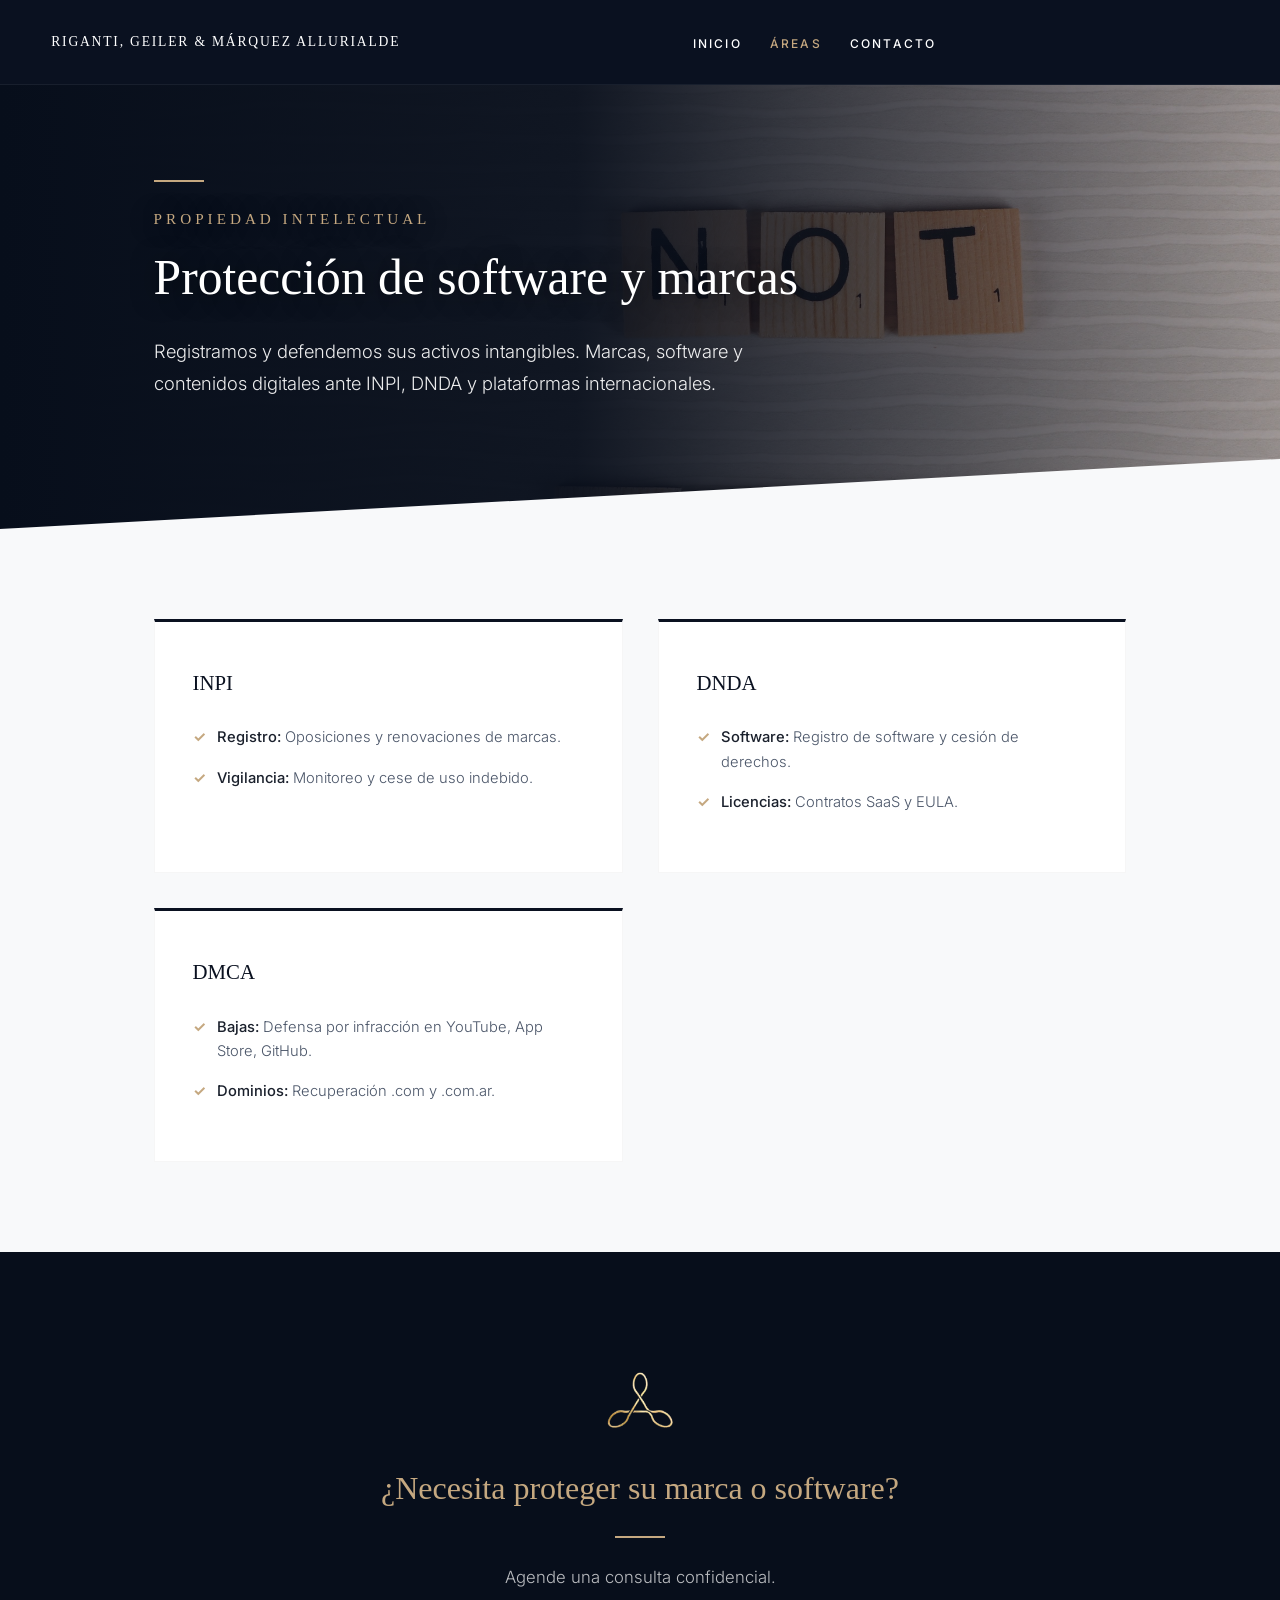
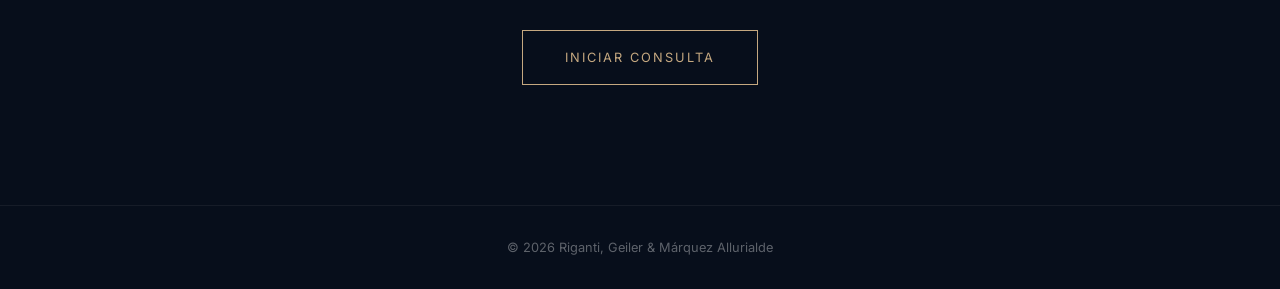
<file: propiedad-intelectual.html>
<!DOCTYPE html>
<html lang="es">
<head><meta charset="UTF-8"><meta name="viewport" content="width=device-width, initial-scale=1.0"><title>Propiedad Intelectual | Riganti, Geiler & Márquez Allurialde</title><link rel="stylesheet" href="style.css">
<style>:root{--color-primario:#070e1b;--color-secundario:#c5a880;--fuente-titulos:'Times New Roman', serif;--fuente-cuerpo:'Inter', sans-serif;}body{margin:0; background:#f8f9fa; font-family:var(--fuente-cuerpo);}.hero-interno-premium{position:relative; padding:180px 12% 130px 12%; background: linear-gradient(90deg, rgba(7,14,27,1) 0%, rgba(7,14,27,0.95) 45%, rgba(7,14,27,0.6) 75%, rgba(7,14,27,0.25) 100%), url('propiedad-intelectual.jpg'); background-size:cover; background-position:center; color:#fff; overflow:hidden;}.hero-interno-premium::after{content:""; position:absolute; bottom:0; left:0; width:100%; height:70px; background:#f8f9fa; clip-path: polygon(0 100%, 100% 0, 100% 100%, 0 100%); z-index:3;}.contenido-hero{position:relative; z-index:2; max-width:700px}.linea-dorada{width:50px; height:2px; background:var(--color-secundario); margin-bottom:28px}.hero-interno-premium h1{font-family:var(--fuente-titulos); font-size:3.1rem; color:#ffffff !important; font-weight:500; line-height:1.15; margin:0; opacity:1 !important; text-shadow: 0 2px 25px rgba(0,0,0,0.6);}.hero-interno-premium h1 span{color:var(--color-secundario); display:block; font-size:0.95rem; letter-spacing:4px; margin-bottom:22px; text-transform:uppercase; font-weight:400; opacity:1 !important;}.hero-interno-premium p{font-size:1.15rem; color:rgba(255,255,255,0.92); max-width:620px; line-height:1.75; font-weight:300; margin-top:28px}.contenedor-subareas{padding:90px 12%; background:#f8f9fa; display:grid; grid-template-columns:repeat(auto-fit, minmax(320px, 1fr)); gap:35px}.tarjeta-subarea{background:#ffffff; padding:42px 38px; border:1px solid rgba(0,0,0,0.03); border-top:3px solid #0a1120}.tarjeta-subarea h3{font-family:var(--fuente-titulos); color:#0a1120; font-size:1.3rem; margin-bottom:24px; font-weight:500}.tarjeta-subarea ul{list-style:none; padding:0; margin:0}.tarjeta-subarea ul li{font-size:0.92rem; color:#4a5568; margin-bottom:16px; line-height:1.65; position:relative; padding-left:24px; font-weight:300}.tarjeta-subarea ul li::before{content:"✓"; position:absolute; left:0; color:var(--color-secundario); font-weight:bold}.tarjeta-subarea ul li strong{color:#1a202c; font-weight:500}.cta-final{position:relative; padding:120px 12%; background:#070e1b; text-align:center; display:flex; justify-content:center; align-items:center}</style>
</head>
<body>
<header style="position:fixed; top:0; left:0; width:100%; height:85px; padding:0 4%; background:#0a1120; display:flex; justify-content:space-between; align-items:center; z-index:1000; border-bottom:1px solid rgba(255,255,255,0.06);"><a href="index.html" style="text-decoration:none; color:#fff; font-family:'Times New Roman', serif; font-size:0.85rem; letter-spacing:1.8px;">RIGANTI, GEILER & MÁRQUEZ ALLURIALDE</a><nav><ul style="display:flex; list-style:none; gap:28px; margin:0; padding:0"><li><a href="index.html#inicio" style="color:#fff; text-decoration:none; font-size:0.75rem;">INICIO</a></li><li><a href="index.html#practicas" style="color:#c5a880; text-decoration:none; font-size:0.75rem;">ÁREAS</a></li><li><a href="index.html#contacto" style="color:#fff; text-decoration:none; font-size:0.75rem;">CONTACTO</a></li></ul></nav></header>
<main>
<section class="hero-interno-premium"><div class="contenido-hero"><div class="linea-dorada"></div><h1><span>Propiedad Intelectual</span>Protección de software y marcas</h1><p>Registramos y defendemos sus activos intangibles. Marcas, software y contenidos digitales ante INPI, DNDA y plataformas internacionales.</p></div></section>
<section class="contenedor-subareas">
<div class="tarjeta-subarea"><h3>INPI</h3><ul><li><strong>Registro:</strong> Oposiciones y renovaciones de marcas.</li><li><strong>Vigilancia:</strong> Monitoreo y cese de uso indebido.</li></ul></div>
<div class="tarjeta-subarea"><h3>DNDA</h3><ul><li><strong>Software:</strong> Registro de software y cesión de derechos.</li><li><strong>Licencias:</strong> Contratos SaaS y EULA.</li></ul></div>
<div class="tarjeta-subarea"><h3>DMCA</h3><ul><li><strong>Bajas:</strong> Defensa por infracción en YouTube, App Store, GitHub.</li><li><strong>Dominios:</strong> Recuperación .com y .com.ar.</li></ul></div>
</section>
<section class="cta-final"><div style="max-width:720px; width:100%"><img src="logo-final.webp" alt="logo" style="height:56px; width:auto; margin:0 auto 32px auto; display:block;"><h2 style="color:#c5a880; font-family:'Times New Roman', serif; font-weight:400; font-size:2rem; margin-bottom:18px;">¿Necesita proteger su marca o software?</h2><div style="width:50px; height:2px; background:#c5a880; margin:0 auto 24px auto"></div><p style="color:rgba(255,255,255,0.72); margin-bottom:38px; font-size:1.05rem; font-weight:300;">Agende una consulta confidencial.</p><a href="index.html#contacto" style="display:inline-block; padding:15px 42px; border:1px solid #c5a880; color:#c5a880; text-decoration:none; font-size:0.8rem; letter-spacing:2px;">INICIAR CONSULTA</a></div></section>
</main>
<footer style="background:#070e1b; padding:30px 12%; border-top:1px solid rgba(255,255,255,0.06); text-align:center; color:rgba(255,255,255,0.35); font-size:0.8rem;">© <script>document.write(new Date().getFullYear())</script> Riganti, Geiler & Márquez Allurialde</footer>
</body>
</html>
</file>
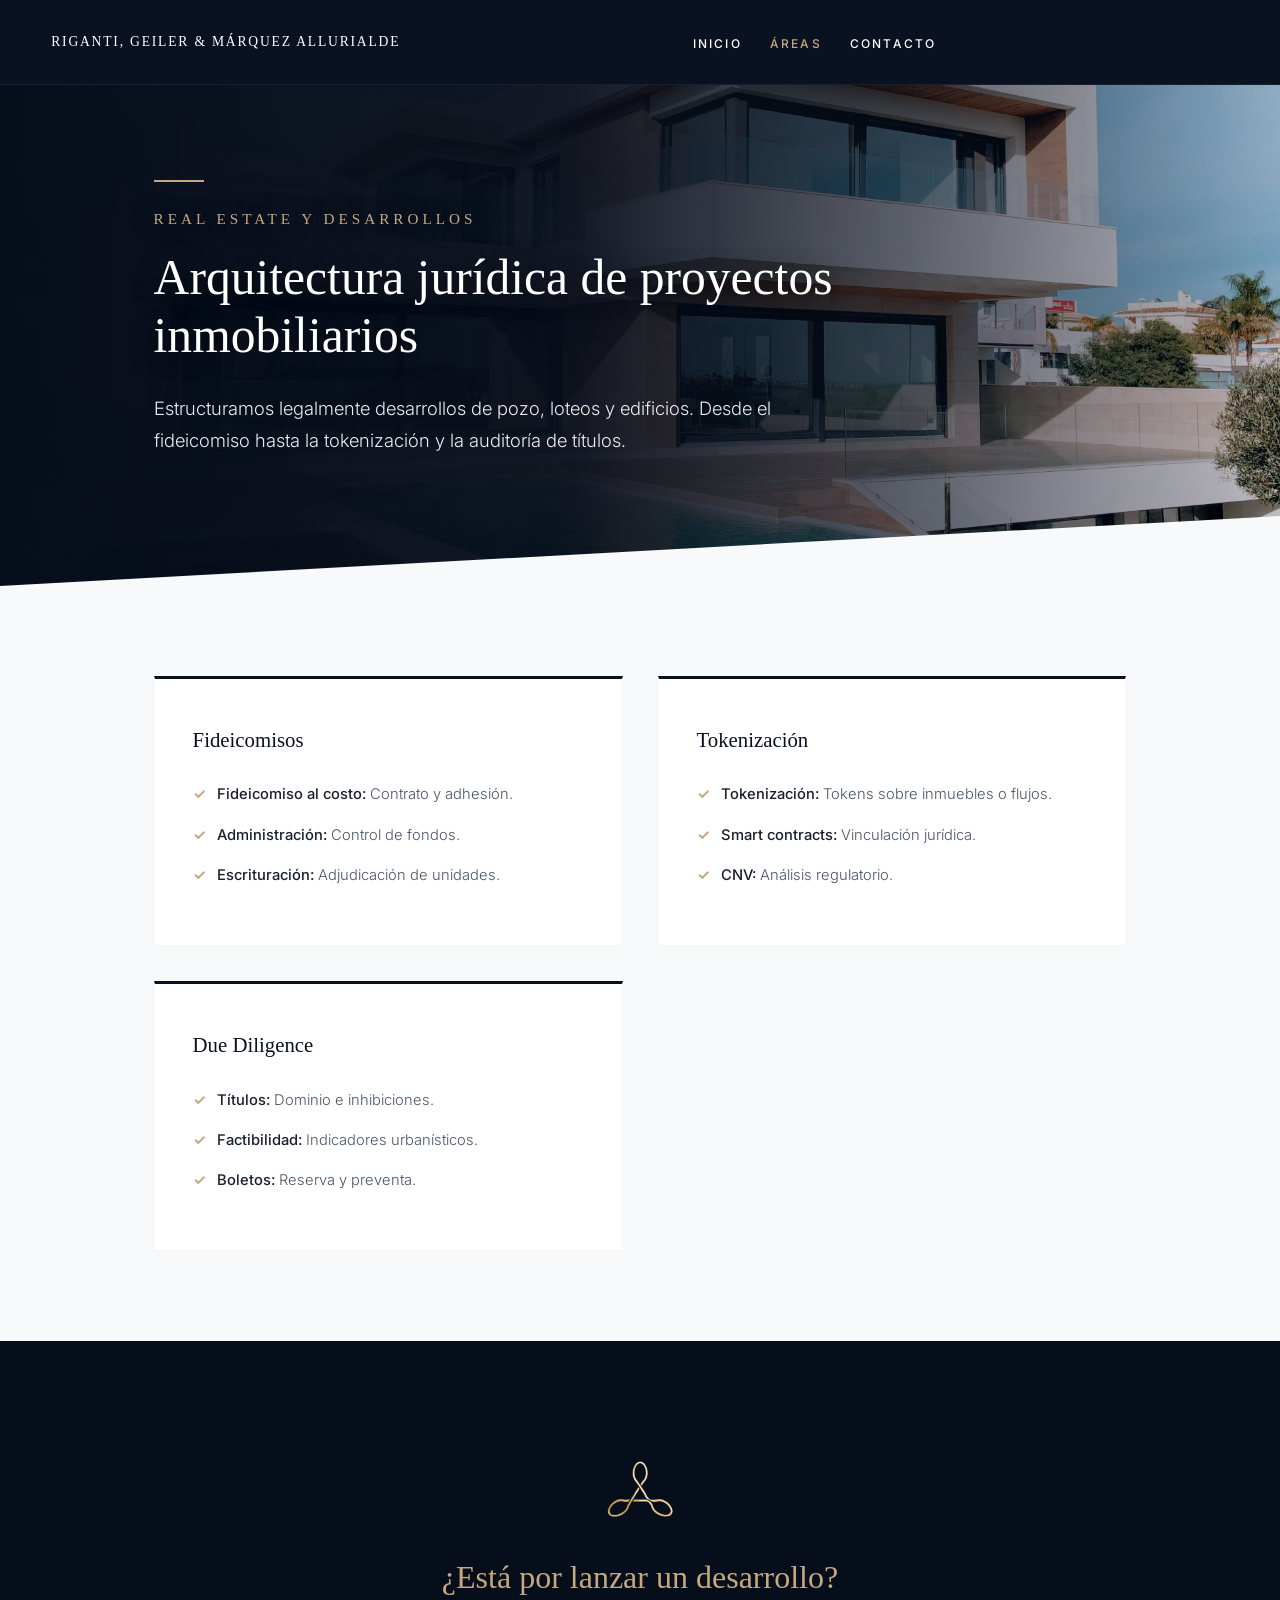
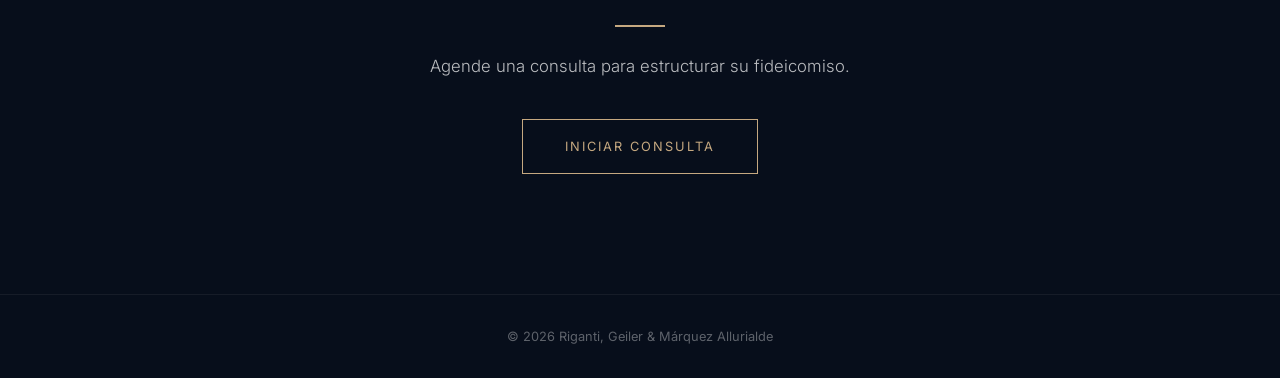
<file: realestate.html>
<!DOCTYPE html>
<html lang="es">
<head><meta charset="UTF-8"><meta name="viewport" content="width=device-width, initial-scale=1.0"><title>Real Estate y Desarrollos | Riganti, Geiler & Márquez Allurialde</title><link rel="stylesheet" href="style.css">
<style>:root{--color-primario:#070e1b;--color-secundario:#c5a880;--fuente-titulos:'Times New Roman', serif;--fuente-cuerpo:'Inter', sans-serif;}body{margin:0; background:#f8f9fa; font-family:var(--fuente-cuerpo);}.hero-interno-premium{position:relative; padding:180px 12% 130px 12%; background: linear-gradient(90deg, rgba(7,14,27,1) 0%, rgba(7,14,27,0.95) 45%, rgba(7,14,27,0.6) 75%, rgba(7,14,27,0.25) 100%), url('foto-realestate.jpg'); background-size:cover; background-position:center; color:#fff; overflow:hidden;}.hero-interno-premium::after{content:""; position:absolute; bottom:0; left:0; width:100%; height:70px; background:#f8f9fa; clip-path: polygon(0 100%, 100% 0, 100% 100%, 0 100%); z-index:3;}.contenido-hero{position:relative; z-index:2; max-width:700px}.linea-dorada{width:50px; height:2px; background:var(--color-secundario); margin-bottom:28px}.hero-interno-premium h1{font-family:var(--fuente-titulos); font-size:3.1rem; color:#ffffff !important; font-weight:500; line-height:1.15; margin:0; opacity:1 !important; text-shadow: 0 2px 25px rgba(0,0,0,0.6);}.hero-interno-premium h1 span{color:var(--color-secundario); display:block; font-size:0.95rem; letter-spacing:4px; margin-bottom:22px; text-transform:uppercase; font-weight:400; opacity:1 !important;}.hero-interno-premium p{font-size:1.15rem; color:rgba(255,255,255,0.92); max-width:620px; line-height:1.75; font-weight:300; margin-top:28px}.contenedor-subareas{padding:90px 12%; background:#f8f9fa; display:grid; grid-template-columns:repeat(auto-fit, minmax(320px, 1fr)); gap:35px}.tarjeta-subarea{background:#ffffff; padding:42px 38px; border:1px solid rgba(0,0,0,0.03); border-top:3px solid #0a1120}.tarjeta-subarea h3{font-family:var(--fuente-titulos); color:#0a1120; font-size:1.3rem; margin-bottom:24px; font-weight:500}.tarjeta-subarea ul{list-style:none; padding:0; margin:0}.tarjeta-subarea ul li{font-size:0.92rem; color:#4a5568; margin-bottom:16px; line-height:1.65; position:relative; padding-left:24px; font-weight:300}.tarjeta-subarea ul li::before{content:"✓"; position:absolute; left:0; color:var(--color-secundario); font-weight:bold}.tarjeta-subarea ul li strong{color:#1a202c; font-weight:500}.cta-final{position:relative; padding:120px 12%; background:#070e1b; text-align:center; display:flex; justify-content:center; align-items:center}</style>
</head>
<body>
<header style="position:fixed; top:0; left:0; width:100%; height:85px; padding:0 4%; background:#0a1120; display:flex; justify-content:space-between; align-items:center; z-index:1000; border-bottom:1px solid rgba(255,255,255,0.06);"><a href="index.html" style="text-decoration:none; color:#fff; font-family:'Times New Roman', serif; font-size:0.85rem; letter-spacing:1.8px;">RIGANTI, GEILER & MÁRQUEZ ALLURIALDE</a><nav><ul style="display:flex; list-style:none; gap:28px; margin:0; padding:0"><li><a href="index.html#inicio" style="color:#fff; text-decoration:none; font-size:0.75rem;">INICIO</a></li><li><a href="index.html#practicas" style="color:#c5a880; text-decoration:none; font-size:0.75rem;">ÁREAS</a></li><li><a href="index.html#contacto" style="color:#fff; text-decoration:none; font-size:0.75rem;">CONTACTO</a></li></ul></nav></header>
<main>
<section class="hero-interno-premium"><div class="contenido-hero"><div class="linea-dorada"></div><h1><span>Real Estate y Desarrollos</span>Arquitectura jurídica de proyectos inmobiliarios</h1><p>Estructuramos legalmente desarrollos de pozo, loteos y edificios. Desde el fideicomiso hasta la tokenización y la auditoría de títulos.</p></div></section>
<section class="contenedor-subareas">
<div class="tarjeta-subarea"><h3>Fideicomisos</h3><ul><li><strong>Fideicomiso al costo:</strong> Contrato y adhesión.</li><li><strong>Administración:</strong> Control de fondos.</li><li><strong>Escrituración:</strong> Adjudicación de unidades.</li></ul></div>
<div class="tarjeta-subarea"><h3>Tokenización</h3><ul><li><strong>Tokenización:</strong> Tokens sobre inmuebles o flujos.</li><li><strong>Smart contracts:</strong> Vinculación jurídica.</li><li><strong>CNV:</strong> Análisis regulatorio.</li></ul></div>
<div class="tarjeta-subarea"><h3>Due Diligence</h3><ul><li><strong>Títulos:</strong> Dominio e inhibiciones.</li><li><strong>Factibilidad:</strong> Indicadores urbanísticos.</li><li><strong>Boletos:</strong> Reserva y preventa.</li></ul></div>
</section>
<section class="cta-final"><div style="max-width:720px; width:100%"><img src="logo-final.webp" alt="logo" style="height:56px; width:auto; margin:0 auto 32px auto; display:block;"><h2 style="color:#c5a880; font-family:'Times New Roman', serif; font-weight:400; font-size:2rem; margin-bottom:18px;">¿Está por lanzar un desarrollo?</h2><div style="width:50px; height:2px; background:#c5a880; margin:0 auto 24px auto"></div><p style="color:rgba(255,255,255,0.72); margin-bottom:38px; font-size:1.05rem; font-weight:300;">Agende una consulta para estructurar su fideicomiso.</p><a href="index.html#contacto" style="display:inline-block; padding:15px 42px; border:1px solid #c5a880; color:#c5a880; text-decoration:none; font-size:0.8rem; letter-spacing:2px;">INICIAR CONSULTA</a></div></section>
</main>
<footer style="background:#070e1b; padding:30px 12%; border-top:1px solid rgba(255,255,255,0.06); text-align:center; color:rgba(255,255,255,0.35); font-size:0.8rem;">© <script>document.write(new Date().getFullYear())</script> Riganti, Geiler & Márquez Allurialde</footer>
</body>
</html>
</file>
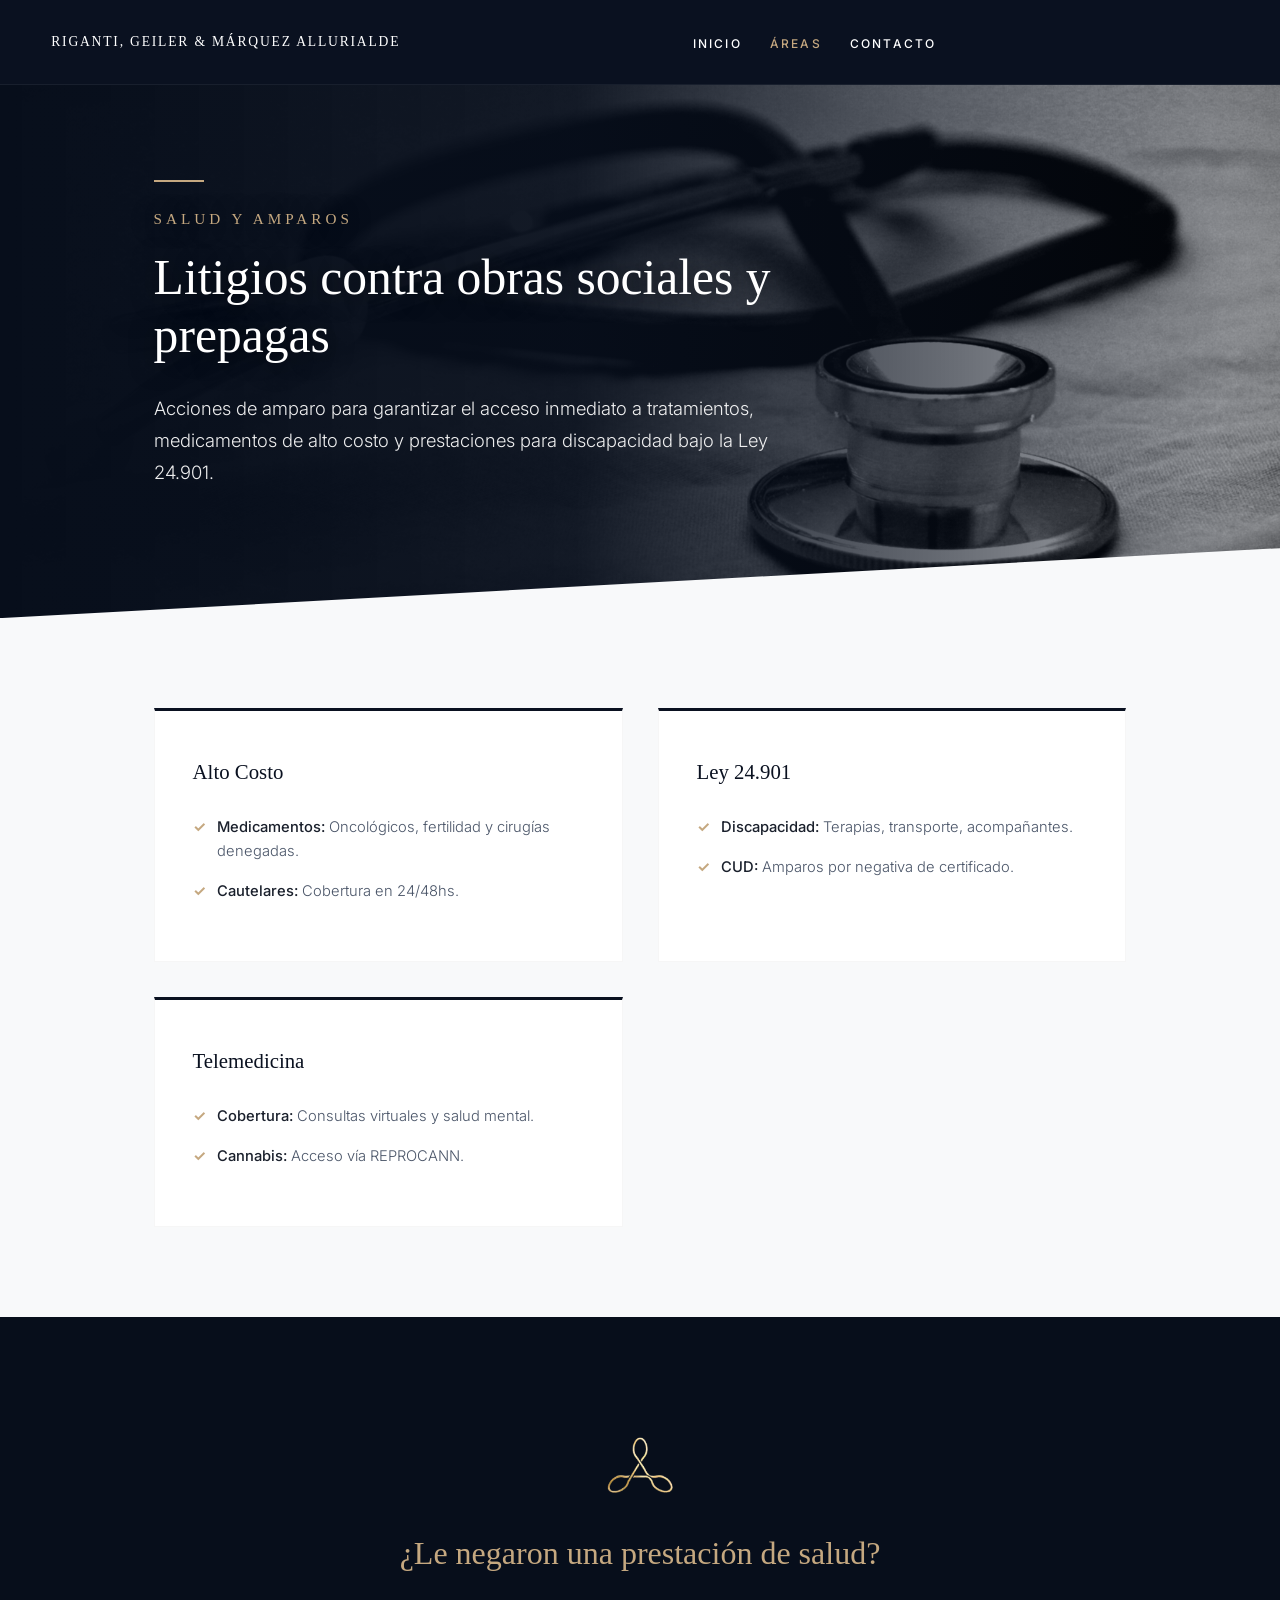
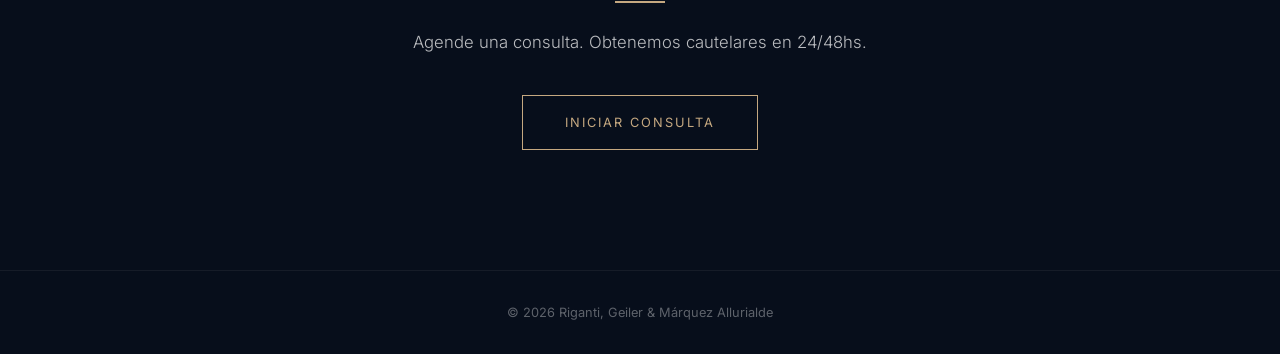
<file: salud.html>
<!DOCTYPE html>
<html lang="es">
<head><meta charset="UTF-8"><meta name="viewport" content="width=device-width, initial-scale=1.0"><title>Salud y Amparos | Riganti, Geiler & Márquez Allurialde</title><link rel="stylesheet" href="style.css">
<style>:root{--color-primario:#070e1b;--color-secundario:#c5a880;--fuente-titulos:'Times New Roman', serif;--fuente-cuerpo:'Inter', sans-serif;}body{margin:0; background:#f8f9fa; font-family:var(--fuente-cuerpo);}.hero-interno-premium{position:relative; padding:180px 12% 130px 12%; background: linear-gradient(90deg, rgba(7,14,27,1) 0%, rgba(7,14,27,0.95) 45%, rgba(7,14,27,0.6) 75%, rgba(7,14,27,0.25) 100%), url('foto-salud.jpg'); background-size:cover; background-position:center; color:#fff; overflow:hidden;}.hero-interno-premium::after{content:""; position:absolute; bottom:0; left:0; width:100%; height:70px; background:#f8f9fa; clip-path: polygon(0 100%, 100% 0, 100% 100%, 0 100%); z-index:3;}.contenido-hero{position:relative; z-index:2; max-width:700px}.linea-dorada{width:50px; height:2px; background:var(--color-secundario); margin-bottom:28px}.hero-interno-premium h1{font-family:var(--fuente-titulos); font-size:3.1rem; color:#ffffff !important; font-weight:500; line-height:1.15; margin:0; opacity:1 !important; text-shadow: 0 2px 25px rgba(0,0,0,0.6);}.hero-interno-premium h1 span{color:var(--color-secundario); display:block; font-size:0.95rem; letter-spacing:4px; margin-bottom:22px; text-transform:uppercase; font-weight:400; opacity:1 !important;}.hero-interno-premium p{font-size:1.15rem; color:rgba(255,255,255,0.92); max-width:620px; line-height:1.75; font-weight:300; margin-top:28px}.contenedor-subareas{padding:90px 12%; background:#f8f9fa; display:grid; grid-template-columns:repeat(auto-fit, minmax(320px, 1fr)); gap:35px}.tarjeta-subarea{background:#ffffff; padding:42px 38px; border:1px solid rgba(0,0,0,0.03); border-top:3px solid #0a1120}.tarjeta-subarea h3{font-family:var(--fuente-titulos); color:#0a1120; font-size:1.3rem; margin-bottom:24px; font-weight:500}.tarjeta-subarea ul{list-style:none; padding:0; margin:0}.tarjeta-subarea ul li{font-size:0.92rem; color:#4a5568; margin-bottom:16px; line-height:1.65; position:relative; padding-left:24px; font-weight:300}.tarjeta-subarea ul li::before{content:"✓"; position:absolute; left:0; color:var(--color-secundario); font-weight:bold}.tarjeta-subarea ul li strong{color:#1a202c; font-weight:500}.cta-final{position:relative; padding:120px 12%; background:#070e1b; text-align:center; display:flex; justify-content:center; align-items:center}</style>
</head>
<body>
<header style="position:fixed; top:0; left:0; width:100%; height:85px; padding:0 4%; background:#0a1120; display:flex; justify-content:space-between; align-items:center; z-index:1000; border-bottom:1px solid rgba(255,255,255,0.06);"><a href="index.html" style="text-decoration:none; color:#fff; font-family:'Times New Roman', serif; font-size:0.85rem; letter-spacing:1.8px;">RIGANTI, GEILER & MÁRQUEZ ALLURIALDE</a><nav><ul style="display:flex; list-style:none; gap:28px; margin:0; padding:0"><li><a href="index.html#inicio" style="color:#fff; text-decoration:none; font-size:0.75rem;">INICIO</a></li><li><a href="index.html#practicas" style="color:#c5a880; text-decoration:none; font-size:0.75rem;">ÁREAS</a></li><li><a href="index.html#contacto" style="color:#fff; text-decoration:none; font-size:0.75rem;">CONTACTO</a></li></ul></nav></header>
<main>
<section class="hero-interno-premium"><div class="contenido-hero"><div class="linea-dorada"></div><h1><span>Salud y Amparos</span>Litigios contra obras sociales y prepagas</h1><p>Acciones de amparo para garantizar el acceso inmediato a tratamientos, medicamentos de alto costo y prestaciones para discapacidad bajo la Ley 24.901.</p></div></section>
<section class="contenedor-subareas">
<div class="tarjeta-subarea"><h3>Alto Costo</h3><ul><li><strong>Medicamentos:</strong> Oncológicos, fertilidad y cirugías denegadas.</li><li><strong>Cautelares:</strong> Cobertura en 24/48hs.</li></ul></div>
<div class="tarjeta-subarea"><h3>Ley 24.901</h3><ul><li><strong>Discapacidad:</strong> Terapias, transporte, acompañantes.</li><li><strong>CUD:</strong> Amparos por negativa de certificado.</li></ul></div>
<div class="tarjeta-subarea"><h3>Telemedicina</h3><ul><li><strong>Cobertura:</strong> Consultas virtuales y salud mental.</li><li><strong>Cannabis:</strong> Acceso vía REPROCANN.</li></ul></div>
</section>
<section class="cta-final"><div style="max-width:720px; width:100%"><img src="logo-final.webp" alt="logo" style="height:56px; width:auto; margin:0 auto 32px auto; display:block;"><h2 style="color:#c5a880; font-family:'Times New Roman', serif; font-weight:400; font-size:2rem; margin-bottom:18px;">¿Le negaron una prestación de salud?</h2><div style="width:50px; height:2px; background:#c5a880; margin:0 auto 24px auto"></div><p style="color:rgba(255,255,255,0.72); margin-bottom:38px; font-size:1.05rem; font-weight:300;">Agende una consulta. Obtenemos cautelares en 24/48hs.</p><a href="index.html#contacto" style="display:inline-block; padding:15px 42px; border:1px solid #c5a880; color:#c5a880; text-decoration:none; font-size:0.8rem; letter-spacing:2px;">INICIAR CONSULTA</a></div></section>
</main>
<footer style="background:#070e1b; padding:30px 12%; border-top:1px solid rgba(255,255,255,0.06); text-align:center; color:rgba(255,255,255,0.35); font-size:0.8rem;">© <script>document.write(new Date().getFullYear())</script> Riganti, Geiler & Márquez Allurialde</footer>
</body>
</html>
</file>
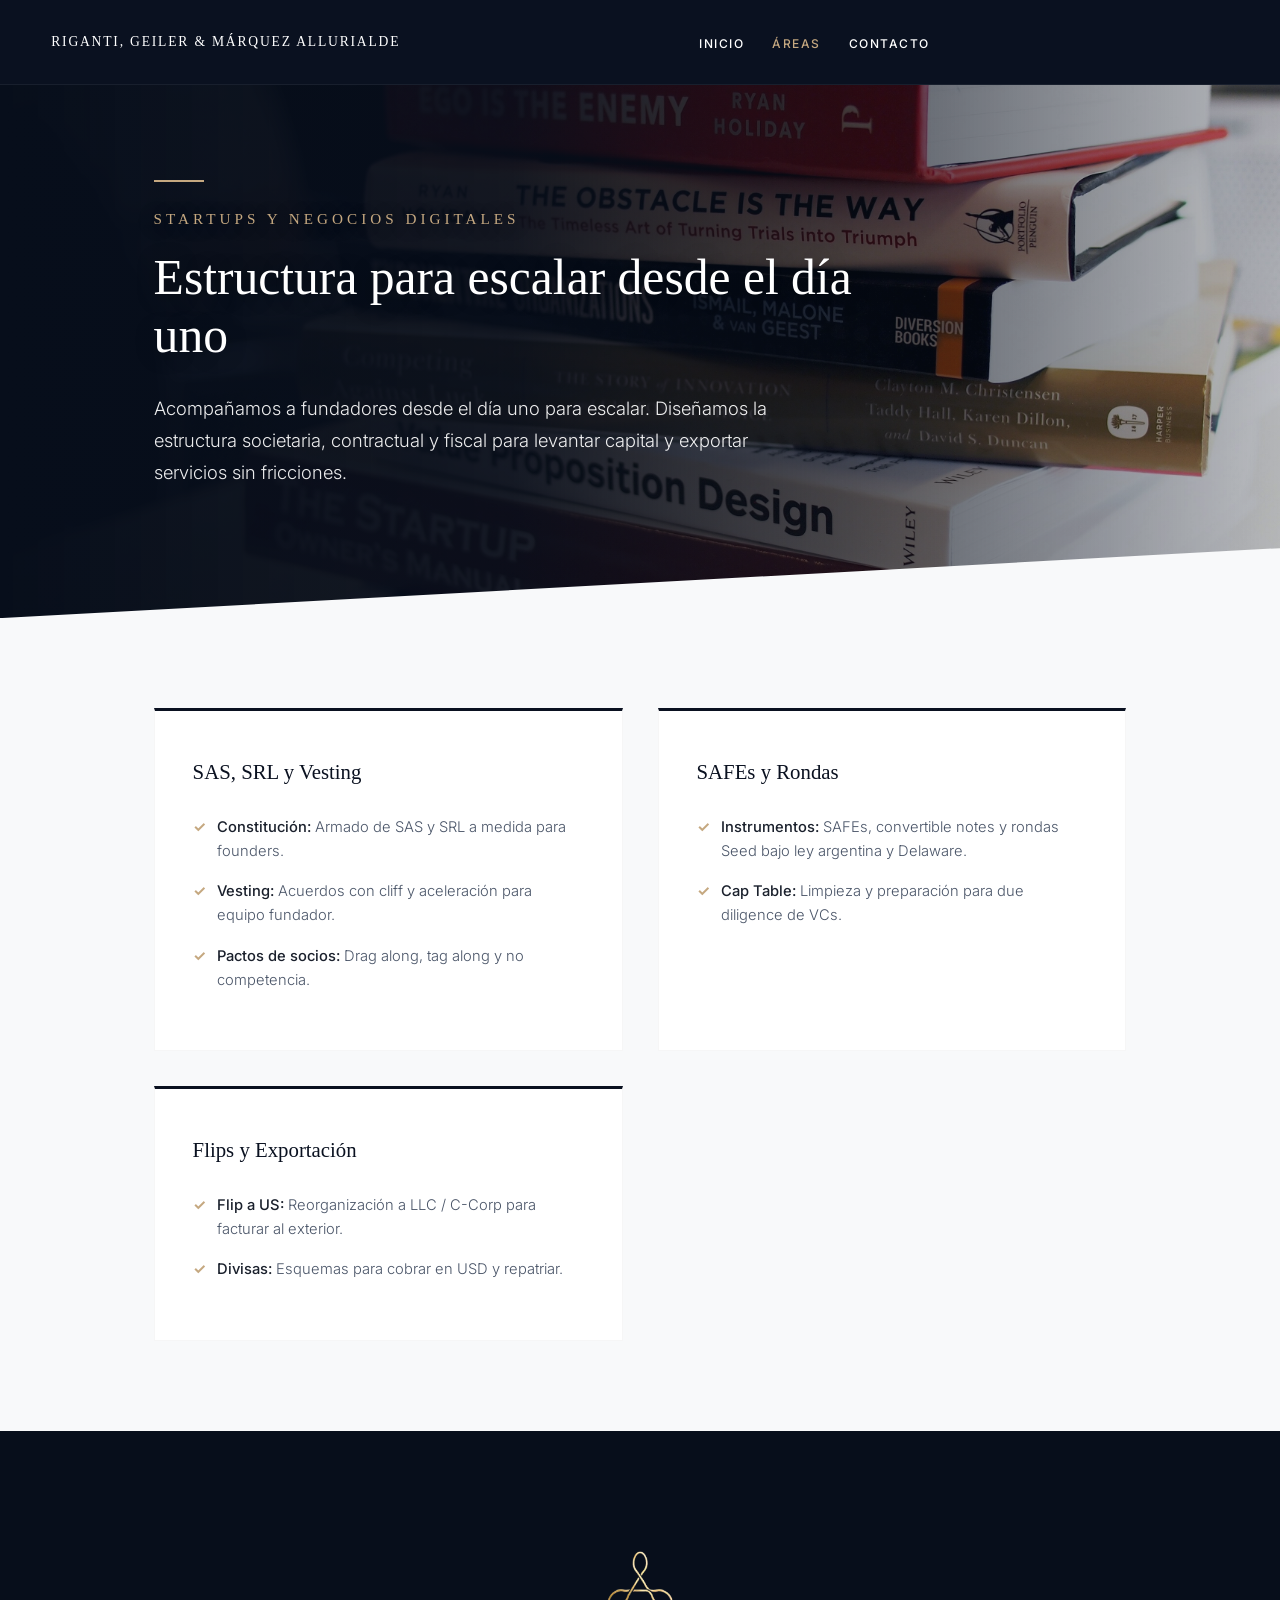
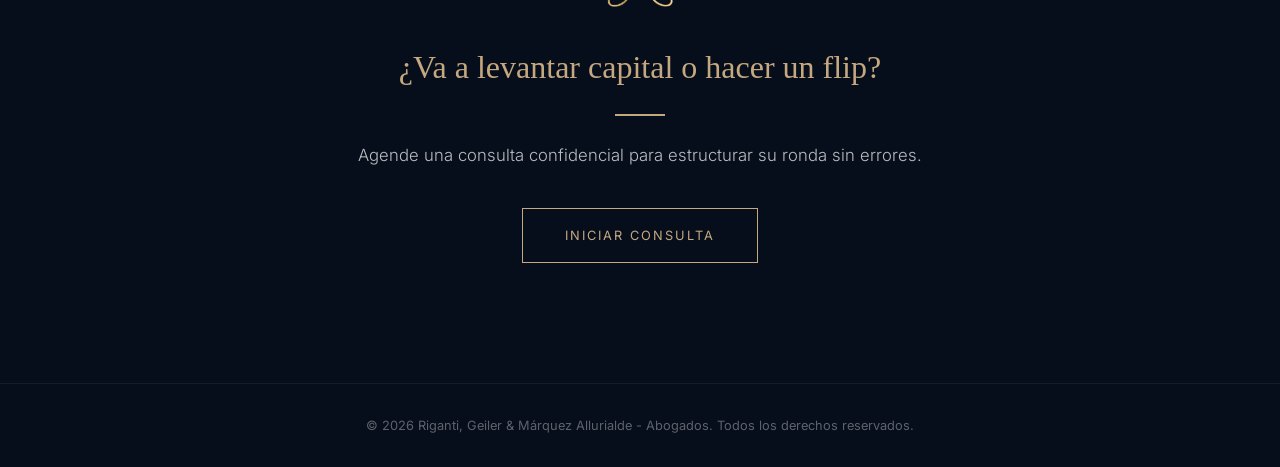
<file: startup.html>
<!DOCTYPE html>
<html lang="es">
<head>
    <meta charset="UTF-8">
    <meta name="viewport" content="width=device-width, initial-scale=1.0">
    <title>Startups y Negocios Digitales | Riganti, Geiler & Márquez Allurialde</title>
    <link rel="stylesheet" href="style.css">
    <style>
        :root{--color-primario:#070e1b;--color-secundario:#c5a880;--fuente-titulos:'Times New Roman', serif;--fuente-cuerpo:'Inter', sans-serif;}
        body{margin:0; background:#f8f9fa; font-family:var(--fuente-cuerpo);}
        .hero-interno-premium{
            position:relative; 
            padding:180px 12% 130px 12%; 
            background: linear-gradient(90deg, rgba(7,14,27,1) 0%, rgba(7,14,27,0.92) 40%, rgba(7,14,27,0.65) 65%, rgba(7,14,27,0.2) 100%), url('startup-imagen.jpg'); 
            background-size:cover; 
            background-position:center right; 
            color:#fff; 
            overflow:hidden;
        }
        .hero-interno-premium::after{
            content:""; position:absolute; bottom:0; left:0; width:100%; height:70px; 
            background:#f8f9fa; 
            clip-path: polygon(0 100%, 100% 0, 100% 100%, 0 100%);
            z-index:3;
        }
        .contenido-hero{position:relative; z-index:2; max-width:700px}
        .linea-dorada{width:50px; height:2px; background:var(--color-secundario); margin-bottom:28px}
        .hero-interno-premium h1{
            font-family:var(--fuente-titulos); 
            font-size:3.1rem; 
            color:#ffffff !important; 
            font-weight:500; 
            line-height:1.15; 
            margin:0;
            opacity:1;
            text-shadow: 0 2px 20px rgba(0,0,0,0.4);
        }
        .hero-interno-premium h1 span{
            color:var(--color-secundario); 
            font-weight:400; 
            display:block; 
            font-size:0.95rem; 
            letter-spacing:4px; 
            margin-bottom:22px; 
            text-transform:uppercase;
            opacity:1;
        }
        .hero-interno-premium p{
            font-size:1.15rem; 
            color:rgba(255,255,255,0.92); 
            max-width:620px; 
            line-height:1.75; 
            font-weight:300; 
            margin-top:28px
        }
        .contenedor-subareas{padding:90px 12%; background:#f8f9fa; display:grid; grid-template-columns:repeat(auto-fit, minmax(320px, 1fr)); gap:35px}
        .tarjeta-subarea{background:#ffffff; padding:42px 38px; border:1px solid rgba(0,0,0,0.03); border-top:3px solid #0a1120; transition:all 0.3s ease}
        .tarjeta-subarea:hover{transform:translateY(-6px); box-shadow:0 20px 40px rgba(0,0,0,0.07)}
        .tarjeta-subarea h3{font-family:var(--fuente-titulos); color:#0a1120; font-size:1.3rem; margin-bottom:24px; font-weight:500}
        .tarjeta-subarea ul{list-style:none; padding:0; margin:0}
        .tarjeta-subarea ul li{font-size:0.92rem; color:#4a5568; margin-bottom:16px; line-height:1.65; position:relative; padding-left:24px; font-weight:300}
        .tarjeta-subarea ul li::before{content:"✓"; position:absolute; left:0; color:var(--color-secundario); font-weight:bold}
        .tarjeta-subarea ul li strong{color:#1a202c; font-weight:500}
        .cta-final{position:relative; padding:120px 12%; background:#070e1b; text-align:center; display:flex; justify-content:center; align-items:center}
        @media (max-width:768px){.hero-interno-premium{padding:140px 6% 110px 6%}.hero-interno-premium h1{font-size:2.2rem}.contenedor-subareas{padding:60px 6%; grid-template-columns:1fr}}
    </style>
</head>
<body>
<header style="position:fixed; top:0; left:0; width:100%; height:85px; padding:0 4%; background:#0a1120; display:flex; justify-content:space-between; align-items:center; z-index:1000; border-bottom:1px solid rgba(255,255,255,0.06);">
    <a href="index.html" style="text-decoration:none; color:#fff; font-family:'Times New Roman', serif; font-size:0.85rem; letter-spacing:1.8px;">RIGANTI, GEILER & MÁRQUEZ ALLURIALDE</a>
    <nav><ul style="display:flex; list-style:none; gap:28px; margin:0; padding:0"><li><a href="index.html#inicio" style="color:#fff; text-decoration:none; font-size:0.75rem; letter-spacing:1.5px;">INICIO</a></li><li><a href="index.html#practicas" style="color:#c5a880; text-decoration:none; font-size:0.75rem; letter-spacing:1.5px">ÁREAS</a></li><li><a href="index.html#contacto" style="color:#fff; text-decoration:none; font-size:0.75rem; letter-spacing:1.5px">CONTACTO</a></li></ul></nav>
</header>
<main>
    <section class="hero-interno-premium">
        <div class="contenido-hero">
            <div class="linea-dorada"></div>
            <h1><span>Startups y Negocios Digitales</span>Estructura para escalar desde el día uno</h1>
            <p>Acompañamos a fundadores desde el día uno para escalar. Diseñamos la estructura societaria, contractual y fiscal para levantar capital y exportar servicios sin fricciones.</p>
        </div>
    </section>
    <section class="contenedor-subareas">
        <div class="tarjeta-subarea"><h3>SAS, SRL y Vesting</h3><ul><li><strong>Constitución:</strong> Armado de SAS y SRL a medida para founders.</li><li><strong>Vesting:</strong> Acuerdos con cliff y aceleración para equipo fundador.</li><li><strong>Pactos de socios:</strong> Drag along, tag along y no competencia.</li></ul></div>
        <div class="tarjeta-subarea"><h3>SAFEs y Rondas</h3><ul><li><strong>Instrumentos:</strong> SAFEs, convertible notes y rondas Seed bajo ley argentina y Delaware.</li><li><strong>Cap Table:</strong> Limpieza y preparación para due diligence de VCs.</li></ul></div>
        <div class="tarjeta-subarea"><h3>Flips y Exportación</h3><ul><li><strong>Flip a US:</strong> Reorganización a LLC / C-Corp para facturar al exterior.</li><li><strong>Divisas:</strong> Esquemas para cobrar en USD y repatriar.</li></ul></div>
    </section>
    <section class="cta-final">
        <div style="max-width:720px; width:100%">
            <img src="logo-final.webp" alt="Riganti, Geiler & Márquez Allurialde" style="height:56px; width:auto; margin:0 auto 32px auto; display:block;">
            <h2 style="color:#c5a880; font-family:'Times New Roman', serif; font-weight:400; font-size:2rem; margin-bottom:18px;">¿Va a levantar capital o hacer un flip?</h2>
            <div style="width:50px; height:2px; background:#c5a880; margin:0 auto 24px auto"></div>
            <p style="color:rgba(255,255,255,0.72); margin-bottom:38px; font-size:1.05rem; font-weight:300;">Agende una consulta confidencial para estructurar su ronda sin errores.</p>
            <a href="index.html#contacto" style="display:inline-block; padding:15px 42px; border:1px solid #c5a880; color:#c5a880; text-decoration:none; font-size:0.8rem; letter-spacing:2px;">INICIAR CONSULTA</a>
        </div>
    </section>
</main>
<footer style="background:#070e1b; padding:30px 12%; border-top:1px solid rgba(255,255,255,0.06); text-align:center; color:rgba(255,255,255,0.35); font-size:0.8rem;">© <script>document.write(new Date().getFullYear())</script> Riganti, Geiler & Márquez Allurialde - Abogados. Todos los derechos reservados.</footer>
</body>
</html>
</file>
<file: style.css>
@import url('https://fonts.googleapis.com/css2?family=Playfair+Display:wght@300;400;500;600&family=Inter:wght@300;400;500;600&family=Lora:wght@300;400&display=swap');
:root{--navy:#0D121E;--dorado:#C8B090;--texto:#2C3E50;--fondo:#F8F9FB;--blanco:#fff}
*{margin:0;padding:0;box-sizing:border-box;scroll-behavior:smooth}
body{font-family:'Inter',sans-serif;color:var(--texto);background:var(--blanco);line-height:1.8;-webkit-font-smoothing:antialiased}
h1,h2,h3{font-family:'Playfair Display',serif;color:var(--navy)}

header{
  position:fixed; top:0; left:0; width:100%; z-index:1000;
  padding:0 24px; height:88px;
  display:flex; justify-content:space-between; align-items:center;
  background:rgba(13,18,30,0.96); backdrop-filter:blur(12px);
  border-bottom:1px solid rgba(200,176,144,0.12); transition:all.4s cubic-bezier(0.2,0.8,0.2,1);
}
header.scrolled, header.shrink{ height:72px; background:rgba(13,18,30,0.99); box-shadow:0 4px 20px rgba(0,0,0,.3); }
.marca-estudio{display:flex;align-items:center;gap:16px;text-decoration:none; flex:0 0 auto;}
.marca-estudio img{height:48px;width:auto; transition:height.3s}
header.shrink.marca-estudio img{height:32px}
.nombre-estudio{display:flex;flex-direction:column;gap:2px;line-height:1}
.apellido-principal{color:#fff;font-size:15px;letter-spacing:.16em;display:block;font-weight:500;text-transform:uppercase;font-family:'Playfair Display',serif;line-height:1.1}
.apellido-secundario{color:var(--dorado);font-size:15px;letter-spacing:.12em;display:block;text-transform:uppercase;font-family:'Playfair Display',serif;font-weight:300;line-height:1.1;opacity:0.95}
nav{ flex:1; display:flex; justify-content:center; }
nav ul{display:flex;list-style:none;gap:32px;align-items:center; margin:0;}
nav a{color:#E8E8E8;font-size:12px;letter-spacing:2.2px;text-transform:uppercase;font-weight:500;text-decoration:none;position:relative}
nav a:hover{color:var(--dorado)}
.right-group{ display:flex; align-items:center; gap:18px; flex:0 0 auto; }
.btn-area-flex,.btn-nav{
  border:1px solid var(--dorado); padding:0 22px; height:36px;
  display:inline-flex; align-items:center; background:transparent;
  color:#E8DCC8; font-size:12px; letter-spacing:2.2px; text-decoration:none;
  border-radius:2px; transition: all 0.3s ease;
}
.btn-area-flex:hover{ color:var(--dorado); }
.btn-nav:hover{ background:var(--dorado); color:#0D121E; box-shadow: 0 0 20px rgba(200,176,144,0.6); }
.circle-link,.circle-invest{ display:none!important; }

/* HERO */
.hero-principal{min-height:100vh;display:flex;align-items:center;padding:0 12%;position:relative;overflow:hidden;background:var(--navy)}
.hero-video{position:absolute;top:0;left:0;width:100%;height:100%;object-fit:cover;z-index:1}
.hero-overlay{position:absolute;inset:0;background: linear-gradient(90deg, rgba(13,18,30,0.96) 0%, rgba(13,18,30,0.78) 45%, rgba(13,18,30,0.35) 100%);z-index:2}
.hero-principal::after{content:"";position:absolute;bottom:-1px;left:0;width:100%;height:180px;background:var(--blanco);clip-path: polygon(0 45%, 100% 100%, 100% 100%, 0 100%);z-index:4}
.hero-principal::before{content:"";position:absolute;bottom:178px;left:0;width:100%;height:2.5px;background:#C8B090;transform: skewY(3.8deg);transform-origin:left;z-index:10;box-shadow:0 0 12px rgba(200,176,144,0.5)}
.hero-contenedor-texto{position:relative;z-index:3;max-width:680px;margin-top:-40px;transform:translateY(-2vh)}
.hero-contenedor-texto h1{font-size:54px;line-height:1.12;color:var(--blanco);font-weight:400;margin-bottom:36px;max-width:520px}
.btn-premium-final{display:inline-block;border:1.5px solid var(--dorado);color:#fff;padding:22px 48px;font-size:12px;letter-spacing:3.2px;text-transform:uppercase;font-family:'Playfair Display',serif;font-weight:500;transition:all.3s;text-decoration:none;background:rgba(200,176,144,0.08)}
.btn-premium-final:hover{background:var(--dorado);color:var(--navy);transform:translateY(-2px);box-shadow:0 10px 30px rgba(200,176,144,0.2)}

/* SELLO FINAL - SUBIDO + CON BRILLO */
.barra-flotante-contacto{ top:42%!important; }
.investment-seal-link{ position:absolute; right:2.5%; bottom:16%; z-index:15; text-decoration:none; }
.investment-seal{ width:148px; height:148px; position:relative; display:flex; align-items:center; justify-content:center; transition:all.4s ease; }
.seal-content{ width:108px; height:108px; background:#0F172B; border:1px solid #C8B090; border-radius:50%; display:flex; flex-direction:column; align-items:center; justify-content:center; text-align:center; box-shadow:0 8px 25px rgba(0,0,0,.45), 0 0 18px rgba(200,176,144,0.25); z-index:3; }
.seal-year{ font-family:'Playfair Display',serif; font-size:9px; letter-spacing:2px; color:#C8B090; }
.seal-new{ font-family:'Playfair Display',serif; font-size:26px; font-weight:600; color:#C8B090; line-height:1; margin:2px 0; }
.seal-text{ font-family:'Inter',sans-serif; font-size:8.5px; line-height:1.15; color:#E8DCC8; }
.seal-ring,.seal-ring-2,.seal-ring-3{ position:absolute; top:50%; left:50%; transform:translate(-50%,-50%); border:1px solid #C8B090; border-radius:50%; }
.seal-ring{ width:126px; height:126px; opacity:0.85; box-shadow: 0 0 12px rgba(200,176,144,0.35); }
.seal-ring-2{ width:138px; height:138px; opacity:0.45; box-shadow: 0 0 15px rgba(200,176,144,0.20); }
.seal-ring-3{ width:148px; height:148px; opacity:0.28; border-color: rgba(200,176,144,0.9); box-shadow: 0 0 20px rgba(200,176,144,0.45), 0 0 35px rgba(200,176,144,0.15); }
.investment-seal-link:hover.investment-seal{ transform:scale(1.07); }
.investment-seal-link:hover.seal-ring-3{ box-shadow: 0 0 28px rgba(200,176,144,0.65), 0 0 45px rgba(200,176,144,0.25); }

/* SECCIONES */
section{padding:110px 12%}
.encabezado-seccion{text-align:center;max-width:780px;margin:0 auto 80px auto}
.encabezado-seccion h2{font-size:40px;margin-bottom:14px}
.linea-decorativa{width:60px;height:2px;background:var(--dorado);margin:0 auto 20px auto}
.encabezado-seccion p{color:var(--texto);opacity:.85}
.contenedor-estudio{display:grid;grid-template-columns:1.1fr 0.9fr;gap:80px}
.texto-estudio p{font-weight:300;font-size:16px;margin-bottom:26px;line-height:1.9;color:var(--texto)}
.texto-estudio p:first-child{font-family:'Lora',serif;font-size:1.65rem;font-weight:300;line-height:1.35;color:var(--navy);margin-bottom:42px}
.tarjeta-valor{border-left:1px solid var(--dorado);padding-left:22px;margin-bottom:38px}
.tarjeta-valor h4{font-family:'Inter',sans-serif;font-size:12px;letter-spacing:1.2px;text-transform:uppercase;color:var(--navy);margin-bottom:8px;font-weight:600}
.tarjeta-valor p{font-size:14.5px;line-height:1.7}
#practicas{background:var(--fondo)}
.grid-corporativo{display:grid;grid-template-columns:repeat(3,1fr);gap:28px}
.tarjeta-corporativa{background:#F9F7F4;border-top:1px solid rgba(200,176,144,.4);box-shadow:0 10px 40px rgba(13,18,30,.04);padding:36px;opacity:0;transform:translateY(28px);transition:all.8s ease,transform.4s ease,box-shadow.4s ease}
.tarjeta-corporativa.visible{opacity:1;transform:translateY(0)}
.tarjeta-corporativa:hover{transform:translateY(-5px);box-shadow:0 20px 50px rgba(13,18,30,.08)}
.tarjeta-corporativa h3 a{font-size:17px;color:var(--navy);text-decoration:none;transition:color.3s}
.tarjeta-corporativa:hover h3 a{color:var(--dorado)}
.tarjeta-corporativa p{font-size:14px;margin:14px 0 18px 0;line-height:1.7}
.tarjeta-corporativa ul{list-style:none}
.tarjeta-corporativa li{position:relative;padding-left:18px;font-size:13px;margin-bottom:10px;line-height:1.5}
.tarjeta-corporativa li::before{content:"";position:absolute;left:0;top:7px;width:4px;height:4px;background:var(--dorado)}
.tarjeta-corporativa.destacada{background:var(--navy);grid-column:span 3;text-align:center;padding:60px}
.tarjeta-corporativa.destacada h3 a,.tarjeta-corporativa.destacada p{color:#fff!important}
.tarjeta-corporativa.destacada ul li{color:rgba(255,255,255,.6)!important}

/* FAQ */
.seccion-faq{ background: var(--fondo); border-top: 1px solid rgba(13,18,30,.04); }
.contenedor-faq{ max-width: 820px; margin: 0 auto; }
.acordeon-premium{ display: flex; flex-direction: column; gap: 12px; }
.acordeon-premium details{ background: #fff; border: 1px solid rgba(13,18,30,.08); border-left: 3px solid transparent; transition: all.3s ease; overflow: hidden; }
.acordeon-premium details[open]{ border-left-color: var(--dorado); box-shadow: 0 8px 30px rgba(13,18,30,.05); }
.acordeon-premium summary{ padding: 22px 28px; cursor: pointer; list-style: none; display: flex; justify-content: space-between; align-items: center; color: var(--navy); font-weight: 500; font-family: 'Playfair Display', serif; font-size: 16px; }
.acordeon-premium summary::-webkit-details-marker{ display: none; }
.acordeon-premium summary::after{ content: "+"; color: var(--dorado); font-size: 22px; font-weight: 300; transition: transform.35s ease; font-family: 'Inter', sans-serif; margin-left: 20px; }
.acordeon-premium details[open] summary::after{ transform: rotate(45deg); }
.acordeon-premium details div{ padding: 0 28px 28px 28px; font-size: 14.5px; line-height: 1.8; font-weight: 300; color: var(--texto); }

/* CIERRE */
.seccion-cierre-premium{ position:relative; overflow:hidden; background:#0D121E; text-align:center; padding:120px 12%; isolation:isolate; }
.seccion-cierre-premium::before{ content:""; position:absolute; inset:0; background-image:url('boceto.webp'); background-size:cover; background-position:center 35%; opacity:0.35; z-index:1; }
.seccion-cierre-premium::after{ content:""; position:absolute; inset:0; background:radial-gradient(circle at 50% 50%, rgba(200,176,144,.18) 0%, transparent 70%); z-index:1; }
.contenido-cierre{ position:relative; z-index:3; max-width:700px; margin:0 auto; }
.subtitulo-cierre{ color:var(--dorado); letter-spacing:3.5px; font-size:11px; text-transform:uppercase; display:block; margin-bottom:18px; }
.seccion-cierre-premium h2{ color:#fff; font-size:50px; margin-bottom:20px; }
.seccion-cierre-premium p{ color:rgba(255,255,255,.6); margin-bottom:35px; font-size:16px; font-weight:300; }
.btn-premium-borde{ border:1px solid rgba(255,255,255,.35); color:#fff; padding:16px 40px; letter-spacing:2.5px; font-size:11px; text-transform:uppercase; text-decoration:none; transition:.4s; display:inline-block; }
.btn-premium-borde:hover{ background:var(--dorado); border-color:var(--dorado); color:var(--navy); }

/* CONTACTO */
.contenedor-contacto{ display:grid; grid-template-columns:1fr 1.3fr; gap:80px; }
.formulario-contacto{ display:grid; grid-template-columns:1fr 1fr; gap:50px 32px; }
.campo-ancho{ grid-column:span 2; }
.bloque-dato{ margin-bottom:28px; }
.bloque-dato label{ display:block; margin-bottom:10px; font-size:11px; letter-spacing:2px; text-transform:uppercase; color:var(--dorado); }
.campo-flotante{ position:relative; display:block; width:100%; }
.campo-flotante input,.campo-flotante textarea{
  display:block; width:100%; border:none; border-bottom:1.5px solid #C8B090;
  background:transparent; border-radius:0; box-shadow:none; outline:none;
  padding:18px 0 12px 0; font-family:'Inter',sans-serif; font-size:15px; color:#0D121E;
}
.campo-flotante textarea{ height:90px; min-height:90px; max-height:90px; resize:none; overflow:hidden; }
.campo-flotante label{ position:absolute; left:0; top:22px; color:#a0aec0; font-size:14px; pointer-events:none; transition:all.3s ease; }
.campo-flotante input:focus + label,.campo-flotante input:not(:placeholder-shown) + label,
.campo-flotante textarea:focus + label,.campo-flotante textarea:not(:placeholder-shown) + label{
  top:-12px; font-size:10px; letter-spacing:2px; text-transform:uppercase; color:#C8B090;
}
.boton-enviar{
  grid-column:span 2; width:100%; background:transparent; border:1.5px solid #C8B090; color:#0D121E;
  padding:22px 40px; margin-top:16px; letter-spacing:3px; text-transform:uppercase; font-size:12px;
  font-family:'Playfair Display',serif; cursor:pointer; transition:all.3s ease;
}
.boton-enviar:hover{ background:#0D121E; color:#C8B090; transform:translateY(-2px); }

/* FOOTER */
.footer-premium{background:var(--navy);padding:90px 12% 40px 12%;border-top:1px solid rgba(200,176,144,.15)}
.bloques-footer-fijo{display:grid;grid-template-columns:1.2fr 1fr 1fr;gap:70px;margin-bottom:60px}
.columna-footer-fija h4{color:var(--dorado);font-size:11px;letter-spacing:2.8px;text-transform:uppercase;margin-bottom:28px;font-family:'Inter',sans-serif;font-weight:500}
.columna-footer-fija p{color:rgba(255,255,255,.55);font-size:14px;line-height:1.8;font-weight:300}
.columna-footer-fija ul{list-style:none}
.columna-footer-fija li{margin-bottom:12px}
.columna-footer-fija a{color:rgba(255,255,255,.55);text-decoration:none;font-size:14px}
.columna-footer-fija a:hover{color:#fff}
.copyright-premium{border-top:1px solid rgba(255,255,255,.07);padding-top:26px;text-align:center}
.copyright-premium p{color:rgba(255,255,255,.35);font-size:12px}

/* BARRA FLOTANTE */
.barra-flotante-contacto{position:fixed;right:12px;top:42%;transform:translateY(-50%);z-index:9999;display:flex;flex-direction:column;gap:1px;border-radius:8px;overflow:hidden}
.item-flotante{display:flex;align-items:center;justify-content:flex-end;background:var(--navy);color:#fff;height:52px;min-width:52px;border-left:2px solid var(--dorado);padding:0 16px;text-decoration:none;transition:all.35s}
.item-flotante span{font-size:10px;letter-spacing:2px;max-width:0;opacity:0;overflow:hidden;white-space:nowrap;transition:all.35s}
.item-flotante:hover{background:var(--dorado);color:var(--navy)}
.item-flotante:hover span{max-width:120px;opacity:1;padding-right:12px}

/* RESPONSIVE */
@media(max-width:1024px){.contenedor-estudio,.contenedor-contacto,.bloques-footer-fijo{grid-template-columns:1fr}.grid-corporativo{grid-template-columns:1fr 1fr}.tarjeta-corporativa.destacada{grid-column:span 2}}
@media(max-width:768px){
  header{padding:12px 5%}
  header nav{ display:none; }
.hero-contenedor-texto{margin:0 6%; padding-top:8vh; padding-bottom:100px; transform:none;}
.hero-contenedor-texto h1{font-size:32px; line-height:1.2;}
.btn-premium-final{width:fit-content; min-width:220px; padding:16px 32px; margin-top:35px; display:inline-flex; justify-content:center;}
  section{padding:80px 6%}
.barra-flotante-contacto{display:none}
.investment-seal-link{ right:5%; bottom:18%; }
.investment-seal{ width:110px; height:110px; }
.seal-content{ width:82px; height:82px; }
.seal-new{ font-size:19px; }
.seal-ring{ width:96px; height:96px; }
.seal-ring-2{ width:104px; height:104px; }
.seal-ring-3{ width:112px; height:112px; }
.hero-principal::after{height:120px;clip-path:polygon(0 75%,100% 100%,100% 100%,0 100%)}
.hero-principal::before{bottom:118px}
}
/* FIX PASTILLA - PEGAR AL FINAL DEL STYLE.CSS */
.right-group{
  display:flex !important;
  align-items:center !important;
  gap:14px !important;
}

.investment-pill{
  display:inline-flex !important;
  align-items:center !important;
  gap:8px !important;
  height:34px !important;
  padding:0 16px 0 12px !important;
  border:1px solid rgba(200,176,144,0.45) !important;
  border-radius:24px !important;
  background: rgba(13,18,30,0.65) !important;
  backdrop-filter: blur(8px) !important;
  text-decoration:none !important;
  white-space:nowrap !important;
  opacity:0 !important;
  transform: translateX(15px) !important;
  pointer-events:none !important;
  transition: all 0.5s ease !important;
}
.pill-dot{
  width:6px !important;
  height:6px !important;
  background:#C8B090 !important;
  border-radius:50% !important;
  display:inline-block !important;
  animation: pulseGold 2s infinite !important;
}
.pill-new{
  font-family:'Inter',sans-serif !important;
  font-size:8.5px !important;
  font-weight:700 !important;
  letter-spacing:1.2px !important;
  color:#0D121E !important;
  background:#C8B090 !important;
  padding:4px 8px !important;
  border-radius:12px !important;
  line-height:1 !important;
}
.pill-text{
  font-size:11px !important;
  letter-spacing:0.8px !important;
  color:#E8DCC8 !important;
  font-weight:500 !important;
  text-decoration:none !important;
}
body.pill-visible .investment-pill{
  opacity:1 !important;
  transform: translateX(0) !important;
  pointer-events:auto !important;
}
@keyframes pulseGold{
  0%{ box-shadow:0 0 0 0 rgba(200,176,144,0.6) }
  70%{ box-shadow:0 0 0 7px rgba(200,176,144,0) }
  100%{ box-shadow:0 0 0 0 rgba(200,176,144,0) }
}
</file>
